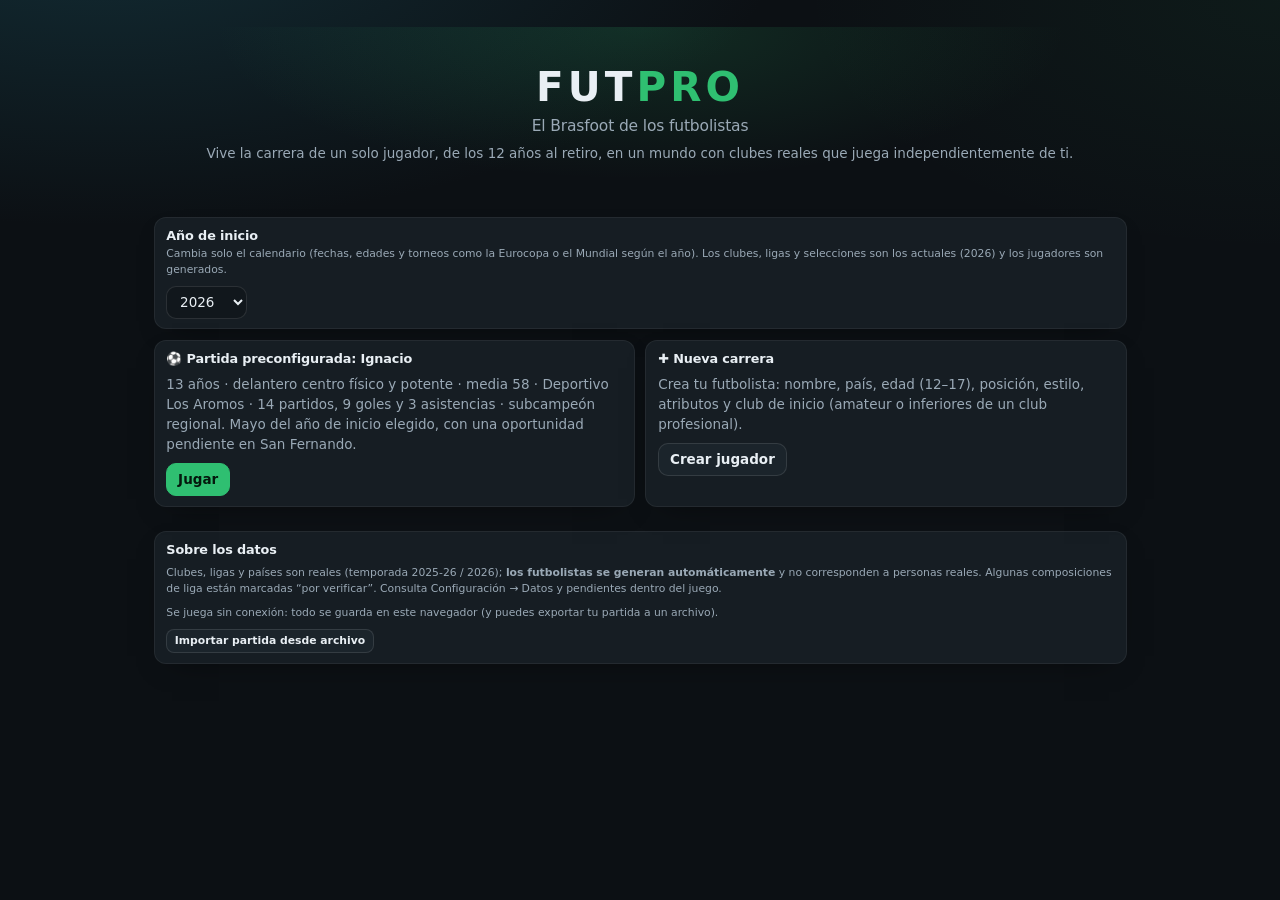
<file: futpro/index.html>
<!doctype html>
<html lang="es">
<head>
<meta charset="utf-8">
<meta name="viewport" content="width=device-width, initial-scale=1">
<title>FUTPRO — La carrera del futbolista</title>
<meta name="description" content="Simulador de carrera de futbolista con clubes y ligas reales. Se juega abriendo este archivo en el navegador, sin instalar nada.">
<link rel="stylesheet" href="css/style.css">
<meta name="theme-color" content="#0e1317">
<script>try{var k=localStorage.getItem("futpro.skin");if(k==="auto")k=matchMedia("(prefers-color-scheme: light)").matches?"claro":"oscuro";document.documentElement.setAttribute("data-skin",k==="claro"?"claro":"oscuro")}catch(e){}</script>
</head>
<body>
<div id="app" class="app">
  <div id="boot" class="boot"><div class="boot-in"><div class="logo-big">FUT<b>PRO</b></div><p>Cargando…</p></div></div>
</div>
<div id="modal-root"></div>
<div id="toast-root"></div>
<noscript><p style="padding:2rem;color:#fff">FUTPRO necesita JavaScript habilitado.</p></noscript>

<!-- El orden de carga es significativo -->
<script src="js/util.js"></script>
<script src="data/world.js"></script>
<script src="js/core.js"></script>
<script src="js/comp.js"></script>
<script src="js/match.js"></script>
<script src="js/derbis.js"></script>
<script src="js/sim.js"></script>
<script src="js/hero.js"></script>
<script src="js/market.js"></script>
<script src="js/events.js"></script>
<script src="js/supercopas.js"></script>
<script src="js/tournaments.js"></script>
<script src="js/social.js"></script>
<script src="js/youth.js"></script>
<script src="js/scouting.js"></script>
<script src="js/origenes.js"></script>
<script src="js/tryouts.js"></script>
<script src="js/decisions.js"></script>
<script src="js/medical.js"></script>
<script src="js/staff.js"></script>
<script src="js/tactics.js"></script>
<script src="js/life.js"></script>
<script src="js/postcareer.js"></script>
<script src="js/coaching.js"></script>
<script src="js/agency.js"></script>
<script src="js/mentor.js"></script>
<script src="js/paths2.js"></script>
<script src="js/epilogue.js"></script>
<script src="js/season.js"></script>
<script src="js/clubs.js"></script>
<script src="js/redes.js"></script>
<script src="js/dinero.js"></script>
<script src="js/callups.js"></script>
<script src="js/desarrollo.js"></script>
<script src="js/bio.js"></script>
<script src="js/contracts.js"></script>
<script src="js/contratos2.js"></script>
<script src="js/retiro.js"></script>
<script src="js/idolo.js"></script>
<script src="js/ficha.js"></script>
<script src="js/nteams.js"></script>
<script src="js/seleccion.js"></script>
<script src="js/proyectos.js"></script>
<script src="js/stats.js"></script>
<script src="js/narrativa.js"></script>
<script src="js/narrativa-texto.js"></script>
<script src="js/valor.js"></script>
<script src="js/prensa.js"></script>
<script src="js/sueldos.js"></script>
<script src="js/sueldos-datos.js"></script>
<script src="js/agentes.js"></script>
<script src="js/clubwiki.js"></script>
<script src="js/game.js"></script>
<script src="js/storage.js"></script>
<script src="js/ui-core.js"></script>
<script src="js/ui-screens.js"></script>
<script src="js/ui-screens2.js"></script>
<script src="js/ui-social.js"></script>
<script src="js/ui-icons.js"></script>
<script src="js/crests.js"></script>
<script src="js/crests-local.js"></script>
<script src="js/ui-v2.js"></script>
<script src="js/ui-v3.js"></script>
<script src="js/ui-v3b.js"></script>
<script src="js/ui-v4.js"></script>
<script src="js/ui-v5.js"></script>
<script src="js/ui-v6.js"></script>
<script src="js/ui-v7.js"></script>
<script src="js/ui-v8.js"></script>
<script src="js/ui-v9.js"></script>
<script src="js/ui-v10.js"></script>
<script src="js/ui-v11.js"></script>
<script src="js/ui-v12.js"></script>
<script src="js/ui-v13.js"></script>
<script src="js/ui-v14.js"></script>
<script src="js/ui-v15.js"></script>
<script src="js/ui-v16.js"></script>
<script src="js/ui-v17.js"></script>
<script src="js/ui-v18.js"></script>
<script src="js/ui-valor.js"></script>
<script src="js/ui-prensa.js"></script>
<script src="js/ui-partido-tabla.js"></script>
<script src="js/ui-clubwiki.js"></script>
<script src="js/ui-v19.js"></script>
<script src="js/ui-v21.js"></script>
<script src="js/ui-v22.js"></script>
<script src="js/ui-v23.js"></script>
<script src="js/ui-v24.js"></script>
<script src="js/ui-v25.js"></script>
<script src="js/ui-v26.js"></script>
<script src="js/ui-v27.js"></script>
<script src="js/ui-idolo.js"></script>
<script src="js/ui-agentes.js"></script>
<script src="js/ui-v28.js"></script>
<script src="js/ui-start.js"></script>
<script src="js/main.js"></script>
</body>
</html>
</file>
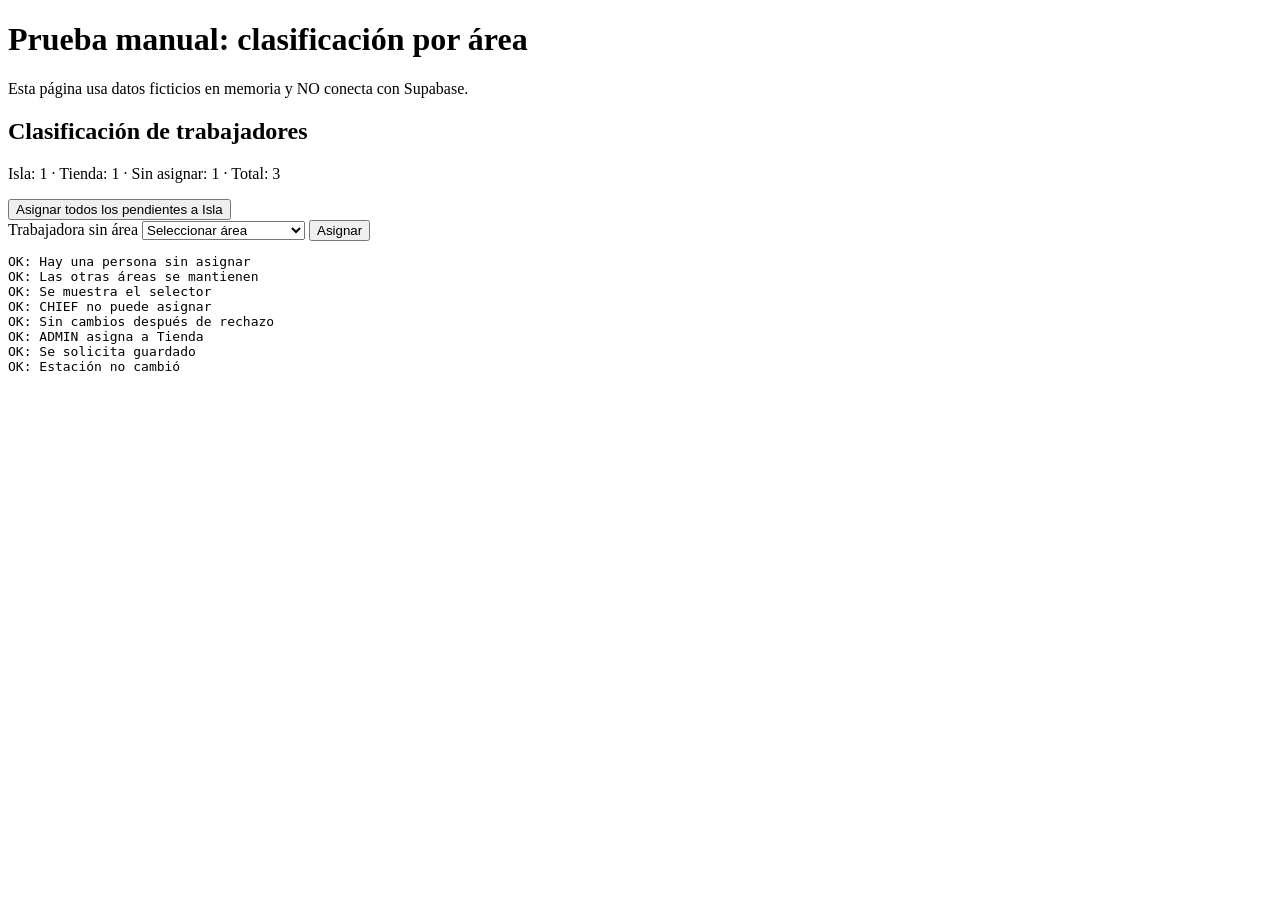
<file: tests/area-classification-smoke.html>
<!doctype html>
<html lang="es">
<head><meta charset="utf-8"><title>Prueba de clasificación por área</title></head>
<body>
<h1>Prueba manual: clasificación por área</h1>
<p>Esta página usa datos ficticios en memoria y NO conecta con Supabase.</p>
<div id="panel"></div>
<pre id="result"></pre>
<script>
'use strict';
const employees = [
  {id:'e1', name:'Trabajadora sin área'},
  {id:'e2', name:'Trabajador Estación', area:'ESTACION'},
  {id:'e3', name:'Trabajadora Tienda', area:'TIENDA'}
];
let saved = 0;
window.AuthContext = { get: () => ({companyId:'test-company', role:'ADMIN'}) };
window.ShiftControlState = {
  get: () => ({employees}),
  save: () => { saved += 1; }
};
</script>
<script src="../src/modules/employees/employees.js"></script>
<script src="../src/modules/employees/area-classification.js"></script>
<script>
'use strict';
const results = [];
function check(label, condition) {
  results.push((condition ? 'OK' : 'ERROR') + ': ' + label);
}
const before = EmployeeModule.getAreaSummary();
check('Hay una persona sin asignar', before.UNASSIGNED === 1);
check('Las otras áreas se mantienen', before.ESTACION === 1 && before.TIENDA === 1);
EmployeeAreaClassification.render(document.getElementById('panel'));
check('Se muestra el selector', !!document.querySelector('#panel select'));
const prior = employees.map(item => ({...item}));
window.AuthContext.get = () => ({companyId:'test-company', role:'CHIEF', area:'ESTACION'});
try {
  EmployeeModule.assignArea('e1', 'TIENDA');
  check('CHIEF no puede asignar', false);
} catch (error) {
  check('CHIEF no puede asignar', true);
}
check('Sin cambios después de rechazo', JSON.stringify(employees) === JSON.stringify(prior));
window.AuthContext.get = () => ({companyId:'test-company', role:'ADMIN'});
EmployeeModule.assignArea('e1', 'TIENDA');
check('ADMIN asigna a Tienda', EmployeeModule.getAreaSummary().TIENDA === 2);
check('Se solicita guardado', saved === 1);
check('Estación no cambió', EmployeeModule.getAreaSummary().ESTACION === 1);
document.getElementById('result').textContent = results.join('\n');
</script>
</body>
</html>
</file>
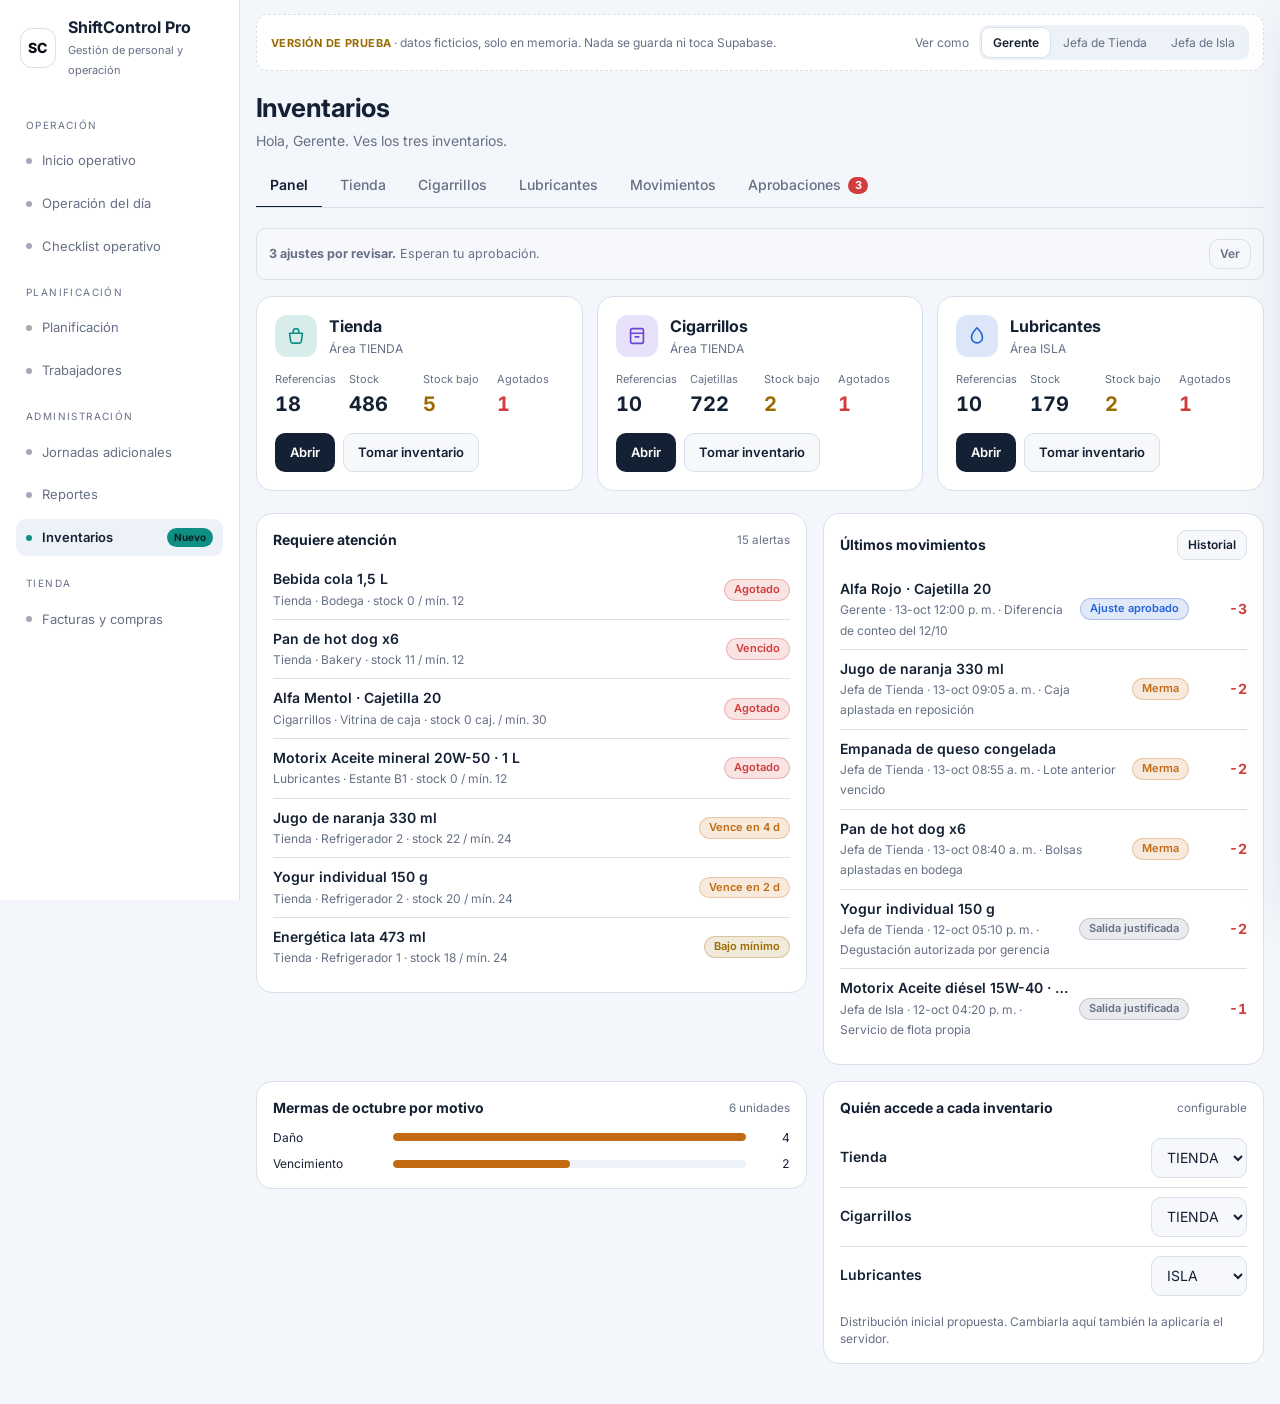
<file: docs/prototipos/inventarios-preview.html>
<!doctype html>
<html lang="es">
<head>
<meta charset="utf-8">
<meta name="viewport" content="width=device-width,initial-scale=1,viewport-fit=cover">
<title>Inventarios ShiftControl Pro</title>
<meta name="claude:viewport-fit-sides" content="cover">
<link rel="stylesheet" href="https://fonts.googleapis.com/css2?family=Inter:wght@400;500;600;700&display=swap">
<style>
/* Maqueta del módulo Inventarios. Usa la barra lateral actual de ShiftControl con un único ítem nuevo
   y, dentro del área principal, pestañas propias. Colores y tipografía son los de la app (Inter, azul/verde/ámbar/rojo). */
:root{
  --bg:#0a0d12;--panel:#10151c;--panel2:#151b24;--panel3:#1b2230;--line:#273140;--text:#f6f8fb;--muted:#98a2b3;
  --blue:#4f8cff;--green:#2ac977;--yellow:#f4bd50;--red:#ff6565;--orange:#ff9f43;--purple:#9b6cff;--cyan:#37d5c5;
  --btn-bg:#f6f8fb;--btn-fg:#0b0e13;--shadow:0 18px 60px rgba(0,0,0,.35);
  --font:Inter,ui-sans-serif,system-ui,-apple-system,"Segoe UI",sans-serif;
  color-scheme:dark;
}
@media (prefers-color-scheme:light){:root:not([data-theme="dark"]){
  --bg:#f3f6fb;--panel:#ffffff;--panel2:#f6f8fc;--panel3:#edf2f8;--line:#d8e0ea;--text:#142033;--muted:#667085;
  --blue:#2563d9;--green:#12935a;--yellow:#9a6a00;--red:#d13d3d;--orange:#c26a12;--purple:#6d44d6;--cyan:#0f8f84;
  --btn-bg:#142033;--btn-fg:#ffffff;--shadow:0 18px 60px rgba(20,32,51,.16);color-scheme:light}}
:root[data-theme="light"]{
  --bg:#f3f6fb;--panel:#ffffff;--panel2:#f6f8fc;--panel3:#edf2f8;--line:#d8e0ea;--text:#142033;--muted:#667085;
  --blue:#2563d9;--green:#12935a;--yellow:#9a6a00;--red:#d13d3d;--orange:#c26a12;--purple:#6d44d6;--cyan:#0f8f84;
  --btn-bg:#142033;--btn-fg:#ffffff;--shadow:0 18px 60px rgba(20,32,51,.16);color-scheme:light}
*{box-sizing:border-box}
body{margin:0;background:var(--bg);color:var(--text);font:14px/1.45 var(--font);-webkit-text-size-adjust:100%}
button,input,select,textarea{font:inherit;color:inherit}
button{cursor:pointer}
:focus-visible{outline:2px solid var(--blue);outline-offset:2px}
.num{font-variant-numeric:tabular-nums}

.app{display:grid;grid-template-columns:240px minmax(0,1fr);min-height:100vh}
.side{position:sticky;top:0;height:100vh;padding:16px;border-right:1px solid var(--line);background:var(--panel);display:flex;flex-direction:column;gap:6px;overflow:auto}
.brand{display:flex;align-items:center;gap:12px;padding:0 4px 18px}
.mark{width:40px;height:40px;border-radius:12px;background:#fff;color:#0b0e13;display:grid;place-items:center;font-weight:800;border:1px solid var(--line)}
.brand b{display:block;font-size:16px}.brand span{font-size:11px;color:var(--muted)}
.grp{font-size:10px;letter-spacing:.14em;text-transform:uppercase;color:var(--muted);padding:14px 10px 4px}
.nav{display:flex;align-items:center;gap:10px;padding:9px 10px;border-radius:10px;color:var(--muted);font-size:13px;border:0;background:none;text-align:left;width:100%}
.nav i{width:6px;height:6px;border-radius:50%;background:currentColor;opacity:.6}
.nav.on{background:var(--panel3);color:var(--text);font-weight:600}.nav.on i{background:var(--cyan);opacity:1}
.nav em{margin-left:auto;font-style:normal;font-size:10px;font-weight:700;padding:2px 7px;border-radius:99px;background:var(--cyan);color:#06201d}

.main{min-width:0;padding-block:14px 40px;padding-left:max(16px,env(safe-area-inset-left,0px));padding-right:max(16px,env(safe-area-inset-right,0px))}
.wrap{max-width:1180px;margin:0 auto}
.pv{display:flex;flex-wrap:wrap;align-items:center;gap:10px 16px;justify-content:space-between;padding:10px 14px;border:1px dashed var(--line);border-radius:12px;background:var(--panel);margin-bottom:18px;font-size:12px;color:var(--muted)}
.pv strong{color:var(--yellow);font-weight:700;letter-spacing:.04em;text-transform:uppercase;font-size:11px}
.seg{display:inline-flex;background:var(--panel3);border-radius:10px;padding:3px;gap:2px}
.seg button{border:0;background:none;padding:6px 11px;border-radius:8px;font-size:12px;color:var(--muted)}
.seg button.on{background:var(--panel);color:var(--text);font-weight:600;box-shadow:0 0 0 1px var(--line)}

h1{font-size:26px;margin:0;letter-spacing:-.02em}
.sub{color:var(--muted);margin:4px 0 0}
.head{display:flex;flex-wrap:wrap;gap:12px;justify-content:space-between;align-items:flex-end;margin-bottom:14px}
.tabs{display:flex;gap:4px;overflow-x:auto;border-bottom:1px solid var(--line);margin-bottom:20px;scrollbar-width:none}
.tabs button{border:0;background:none;padding:10px 14px;color:var(--muted);font-weight:500;white-space:nowrap;border-bottom:2px solid transparent;margin-bottom:-1px;display:flex;gap:7px;align-items:center}
.tabs button.on{color:var(--text);border-color:var(--text);font-weight:600}
.badge{font-size:11px;font-weight:700;min-width:20px;text-align:center;padding:1px 6px;border-radius:99px;background:var(--red);color:#fff}

.btn{border:1px solid var(--line);background:var(--panel2);padding:9px 14px;border-radius:10px;font-weight:600;font-size:13px;display:inline-flex;align-items:center;gap:7px;min-height:38px}
.btn:hover{background:var(--panel3)}
.btn.pri{background:var(--btn-bg);color:var(--btn-fg);border-color:transparent}
.btn.bad{color:var(--red)}.btn.ok{color:var(--green)}
.btn[disabled]{opacity:.45;cursor:not-allowed}
.btn.sm{padding:5px 10px;min-height:30px;font-size:12px}
.acts{display:flex;flex-wrap:wrap;gap:8px}

.pill{--c:var(--muted);display:inline-flex;align-items:center;gap:5px;padding:2px 9px;border-radius:99px;font-size:11px;font-weight:600;white-space:nowrap;color:var(--c);background:color-mix(in srgb,var(--c) 14%,transparent);border:1px solid color-mix(in srgb,var(--c) 28%,transparent)}
.pill.ok{--c:var(--green)}.pill.warn{--c:var(--yellow)}.pill.bad{--c:var(--red)}.pill.or{--c:var(--orange)}.pill.info{--c:var(--blue)}.pill.pu{--c:var(--purple)}

.cards{display:grid;grid-template-columns:repeat(auto-fit,minmax(290px,1fr));gap:14px;margin-bottom:22px}
.inv{--ac:var(--cyan);background:var(--panel);border:1px solid var(--line);border-radius:16px;padding:18px;display:flex;flex-direction:column;gap:14px;min-width:0}
.inv.cig{--ac:var(--purple)}.inv.lub{--ac:var(--blue)}
.inv.lock{opacity:.55}
.ih{display:flex;gap:12px;align-items:center}
.ico{width:42px;height:42px;border-radius:12px;display:grid;place-items:center;color:var(--ac);background:color-mix(in srgb,var(--ac) 16%,transparent)}
.ico svg{width:22px;height:22px}
.ih b{font-size:16px;display:block}.ih span{font-size:12px;color:var(--muted)}
.kp{display:grid;grid-template-columns:repeat(4,1fr);gap:8px;margin:0}
.kp div{min-width:0}.kp dt{font-size:11px;color:var(--muted)}.kp dd{margin:2px 0 0;font-size:20px;font-weight:700}
.kp dd.w{color:var(--yellow)}.kp dd.b{color:var(--red)}

.two{align-items:start;display:grid;grid-template-columns:minmax(0,1.25fr) minmax(0,1fr);gap:16px}
.box{background:var(--panel);border:1px solid var(--line);border-radius:16px;padding:16px;min-width:0}
.box h2{font-size:14px;margin:0 0 10px;display:flex;justify-content:space-between;align-items:center;gap:8px}
.box h2 small{font-weight:400;color:var(--muted)}
.row{display:flex;gap:10px;align-items:center;padding:9px 0;border-top:1px solid var(--line);min-width:0}
.row:first-of-type{border-top:0}
.row .t{flex:1;min-width:0}.row .t b{display:block;font-weight:600;overflow:hidden;text-overflow:ellipsis;white-space:nowrap}
.row .t span{font-size:12px;color:var(--muted)}
.bars{display:grid;gap:9px}.bar{display:grid;grid-template-columns:110px 1fr 34px;gap:10px;align-items:center;font-size:12px}
.bar i{display:block;height:8px;border-radius:9px;background:var(--panel3);overflow:hidden}.bar i b{display:block;height:100%;background:var(--orange);border-radius:9px}

.bar-tools{display:flex;flex-wrap:wrap;gap:10px;align-items:center;margin-bottom:12px}
.search{flex:1 1 160px;display:flex;align-items:center;gap:8px;background:var(--panel);border:1px solid var(--line);border-radius:10px;padding:0 12px;min-height:40px}
.search input{flex:1;border:0;background:none;outline:0;min-width:0;padding:8px 0}
select.sel,.fld input,.fld select,.fld textarea{background:var(--panel2);border:1px solid var(--line);border-radius:10px;padding:9px 11px;min-height:40px;width:100%}
select.sel{width:auto}
.chips{display:flex;gap:6px;overflow-x:auto;padding-bottom:4px;margin-bottom:12px;scrollbar-width:none}
.chip{border:1px solid var(--line);background:var(--panel);border-radius:99px;padding:6px 12px;font-size:12px;white-space:nowrap;color:var(--muted)}
.chip.on{background:var(--btn-bg);color:var(--btn-fg);border-color:transparent;font-weight:600}
.chip b{font-weight:600;margin-left:4px;opacity:.7}

.tw{background:var(--panel);border:1px solid var(--line);border-radius:16px;overflow:auto}
table{border-collapse:collapse;width:100%;min-width:0}
th{font-size:11px;letter-spacing:.06em;text-transform:uppercase;color:var(--muted);text-align:left;font-weight:600;padding:11px 14px;border-bottom:1px solid var(--line);white-space:nowrap}
td{padding:11px 14px;border-bottom:1px solid var(--line);vertical-align:middle}
tbody tr:last-child td{border-bottom:0}
tbody tr.go{cursor:pointer}tbody tr.go:hover{background:var(--panel2)}
td:first-child{white-space:nowrap}td .nm{font-weight:600}td .mt{font-size:12px;color:var(--muted)}
.r{text-align:right}.stk{font-weight:700;font-size:15px}
.neg{color:var(--red)}.pos{color:var(--green)}.dim{color:var(--muted)}
.void{text-decoration:line-through;opacity:.55}

.ov{position:fixed;inset:0;background:rgba(5,8,12,.6);z-index:20;display:none}.ov.show{display:block}
.drw{position:fixed;top:0;right:0;bottom:0;width:min(480px,100%);background:var(--panel);border-left:1px solid var(--line);box-shadow:var(--shadow);z-index:21;overflow:auto;transform:translateX(105%);transition:transform .2s;padding:20px;padding-right:max(20px,env(safe-area-inset-right,0px))}
.drw.show{transform:none}
.mdl{position:fixed;z-index:22;left:50%;top:50%;transform:translate(-50%,-50%);width:min(560px,calc(100% - 24px));max-height:calc(100% - 24px);overflow:auto;background:var(--panel);border:1px solid var(--line);border-radius:18px;box-shadow:var(--shadow);padding:20px;display:none}
.mdl.show{display:block}
.xh{display:flex;justify-content:space-between;gap:10px;align-items:flex-start;margin-bottom:14px}
.xh h3{margin:0;font-size:18px}.x{border:0;background:var(--panel3);width:34px;height:34px;border-radius:10px;font-size:18px;line-height:1}
.dl{display:grid;grid-template-columns:1fr 1fr;gap:12px 16px;margin:14px 0}
.dl dt{font-size:11px;color:var(--muted);text-transform:uppercase;letter-spacing:.05em}.dl dd{margin:2px 0 0;font-weight:500}
.big{font-size:30px;font-weight:700;letter-spacing:-.02em}
.fld{display:grid;gap:5px;margin-bottom:12px}.fld>label{font-size:12px;color:var(--muted);font-weight:600}
.fld .hint{font-size:12px;color:var(--muted)}.fld .err{font-size:12px;color:var(--red)}
.g2{display:grid;grid-template-columns:1fr 1fr;gap:12px}
.conv{padding:10px 12px;border-radius:10px;background:color-mix(in srgb,var(--purple) 14%,transparent);border:1px solid color-mix(in srgb,var(--purple) 30%,transparent);font-weight:600;color:var(--text)}
.note{padding:10px 12px;border-radius:10px;background:var(--panel2);border:1px solid var(--line);color:var(--muted);font-size:12.5px}
.line{display:grid;grid-template-columns:1fr 92px 110px;gap:8px;margin-bottom:8px}

.cnt{display:flex;align-items:center;gap:6px}
.cnt button{width:40px;height:40px;border-radius:10px;border:1px solid var(--line);background:var(--panel2);font-size:20px;font-weight:600}
.cnt input{width:64px;text-align:center;font-size:18px;font-weight:700;border:1px solid var(--line);background:var(--panel2);border-radius:10px;height:40px}
.prog{height:8px;border-radius:9px;background:var(--panel3);overflow:hidden}.prog b{display:block;height:100%;background:var(--green)}
.sticky{position:sticky;bottom:0;background:var(--bg);padding:12px 0 calc(12px + env(safe-area-inset-bottom,0px));border-top:1px solid var(--line);display:flex;flex-wrap:wrap;gap:8px;justify-content:space-between;align-items:center;margin-top:14px}
.toast{position:fixed;left:50%;bottom:calc(20px + env(safe-area-inset-bottom,0px));transform:translate(-50%,30px);opacity:0;transition:.2s;background:var(--btn-bg);color:var(--btn-fg);padding:11px 16px;border-radius:12px;font-weight:600;z-index:30;max-width:calc(100% - 32px);pointer-events:none}
.toast.show{transform:translate(-50%,0);opacity:1}
.empty{padding:28px;text-align:center;color:var(--muted)}

@media (max-width:1000px){.app{grid-template-columns:1fr}.side{display:none}.two{grid-template-columns:1fr}}
@media (max-width:760px){
  h1{font-size:22px}
  .kp dd{font-size:18px}
  .tw{background:none;border:0;overflow:visible}
  table,tbody{display:block}thead{display:none}
  tbody tr{display:grid;grid-template-columns:1fr 1fr;gap:6px 12px;background:var(--panel);border:1px solid var(--line);border-radius:14px;padding:12px 14px;margin-bottom:10px}
  td{border:0;padding:0;display:block}
  td.ttl{grid-column:1/-1}
  td[data-l]::before{content:attr(data-l);display:block;font-size:10px;letter-spacing:.06em;text-transform:uppercase;color:var(--muted)}
  td.hid{display:none}
  td.ttl::before{display:none}
  .r{text-align:left}
  .line{grid-template-columns:1fr 1fr}.line select:first-child{grid-column:1/-1}
  .dl,.g2{grid-template-columns:1fr 1fr}
  .mdl{top:auto;bottom:0;left:0;transform:none;width:100%;max-height:92%;border-radius:18px 18px 0 0}
  .drw{width:100%}
  .bar{grid-template-columns:90px 1fr 30px}
  .pv{padding:8px 12px;font-size:11px;margin-bottom:12px}
  .head{margin-bottom:10px}.sub{font-size:13px}
  .cnt button{width:38px}.cnt{gap:5px}
  .row-c{flex-wrap:nowrap!important}.row-c .nmc{flex:1 1 0!important;min-width:0}
}
@media (prefers-reduced-motion:reduce){*{transition:none!important}}
</style>

<div class="app">
  <aside class="side">
    <div class="brand"><div class="mark">SC</div><div><b>ShiftControl Pro</b><span>Gestión de personal y operación</span></div></div>
    <div class="grp">Operación</div>
    <button class="nav"><i></i>Inicio operativo</button>
    <button class="nav"><i></i>Operación del día</button>
    <button class="nav"><i></i>Checklist operativo</button>
    <div class="grp">Planificación</div>
    <button class="nav"><i></i>Planificación</button>
    <button class="nav"><i></i>Trabajadores</button>
    <div class="grp">Administración</div>
    <button class="nav"><i></i>Jornadas adicionales</button>
    <button class="nav"><i></i>Reportes</button>
    <button class="nav on"><i></i>Inventarios<em>Nuevo</em></button>
    <div class="grp">Tienda</div>
    <button class="nav"><i></i>Facturas y compras</button>
  </aside>

  <main class="main"><div class="wrap">
    <div class="pv">
      <span><strong>Versión de prueba</strong> · datos ficticios, solo en memoria. Nada se guarda ni toca Supabase.</span>
      <span style="display:flex;gap:10px;align-items:center;flex-wrap:wrap">Ver como
        <span class="seg" id="roleSeg">
          <button data-role="gerente" class="on">Gerente</button>
          <button data-role="tienda">Jefa de Tienda</button>
          <button data-role="isla">Jefa de Isla</button>
        </span></span>
    </div>
    <div id="view"></div>
  </div></main>
</div>

<div class="ov" id="ov"></div>
<aside class="drw" id="drw" aria-label="Ficha de producto"></aside>
<div class="mdl" id="mdl" role="dialog" aria-modal="true"></div>
<div class="toast" id="toast" role="status"></div>

<script>
(function(){
'use strict';
const TODAY=new Date('2026-10-14T09:30:00');
const INV={
  tienda:{name:'Tienda',cls:'',unit:'unidades',ico:'<svg viewBox="0 0 24 24" fill="none" stroke="currentColor" stroke-width="1.8" stroke-linecap="round" stroke-linejoin="round"><path d="M5 9h14l-1.2 9a2 2 0 0 1-2 1.7H8.2a2 2 0 0 1-2-1.7L5 9Z"/><path d="M9 9V7a3 3 0 0 1 6 0v2"/></svg>'},
  cig:{name:'Cigarrillos',cls:'cig',unit:'cajetillas',ico:'<svg viewBox="0 0 24 24" fill="none" stroke="currentColor" stroke-width="1.8" stroke-linecap="round" stroke-linejoin="round"><rect x="5" y="4" width="14" height="16" rx="2"/><path d="M5 9h14"/><path d="M10 13h4"/></svg>'},
  lub:{name:'Lubricantes',cls:'lub',unit:'envases',ico:'<svg viewBox="0 0 24 24" fill="none" stroke="currentColor" stroke-width="1.8" stroke-linecap="round" stroke-linejoin="round"><path d="M12 3s6 6.2 6 10.5a6 6 0 0 1-12 0C6 9.2 12 3 12 3Z"/></svg>'}
};
const ROLES={gerente:{label:'Gerente',area:null},tienda:{label:'Jefa de Tienda',area:'TIENDA'},isla:{label:'Jefa de Isla',area:'ISLA'}};
const S={role:'gerente',view:'home',inv:'tienda',q:'',cat:'Todas',st:'todos',access:{tienda:'TIENDA',cig:'TIENDA',lub:'ISLA'},counts:{tienda:{},cig:{},lub:{}},review:false,recLines:[{sku:'',qty:'',unit:'base'}],recs:{}};

/* ---------- Datos ficticios ---------- */
const P=[];let n=0;
function add(inv,code,name,o){P.push(Object.assign({inv,code,name,bar:'78'+String(1000000000+(++n)*37),active:true,created:'2026-07-12',loc:'',cat:'',brand:'',pres:'',min:0},o))}
[['T-0101','Energética lata 473 ml','Bebidas y energéticas','Voltix','Lata 473 ml','Refrigerador 1',24,18,1],['T-0102','Energética sin azúcar 473 ml','Bebidas y energéticas','Voltix','Lata 473 ml','Refrigerador 1',24,36,1],
 ['T-0103','Bebida cola 500 ml','Bebidas y energéticas','Cola Sur','Botella 500 ml','Sala de ventas',36,60,0],['T-0104','Bebida cola 1,5 L','Bebidas y energéticas','Cola Sur','Botella 1,5 L','Bodega',12,0,0],
 ['T-0201','Agua mineral 500 ml','Aguas y jugos','Fuente','Botella 500 ml','Sala de ventas',48,96,0],['T-0202','Agua mineral 1,5 L','Aguas y jugos','Fuente','Botella 1,5 L','Bodega',24,40,0],
 ['T-0203','Jugo de naranja 330 ml','Aguas y jugos','Huerta','Caja 330 ml','Refrigerador 2',24,22,1],
 ['T-0301','Chocolate con leche 90 g','Chocolates, galletas y confites','Cacao Real','Barra 90 g','Sala de ventas',20,34,0],['T-0302','Galletas de vainilla 140 g','Chocolates, galletas y confites','Dulce Hogar','Paquete 140 g','Sala de ventas',15,18,0],
 ['T-0303','Confites de menta 40 g','Chocolates, galletas y confites','Brisa','Tubo 40 g','Sala de ventas',20,8,0],
 ['T-0401','Papas fritas 120 g','Snacks','Crujiente','Bolsa 120 g','Sala de ventas',20,27,0],['T-0402','Maní salado 80 g','Snacks','Crujiente','Bolsa 80 g','Sala de ventas',12,12,0],
 ['T-0501','Empanada de queso congelada','Bakery y Fast Food','Horno 24','Unidad','Congelador 1',20,30,1],['T-0502','Pan de hot dog x6','Bakery y Fast Food','Horno 24','Bolsa x6','Bakery',12,11,1],
 ['T-0601','Yogur individual 150 g','Refrigerados y congelados','Lácteos Sur','Vaso 150 g','Refrigerador 2',24,20,1],['T-0602','Helado en vaso 120 ml','Refrigerados y congelados','Polar','Vaso 120 ml','Congelador 2',10,15,1],
 ['T-0701','Pilas AA x2','Otros productos comerciales','Voltio','Blíster x2','Sala de ventas',10,14,0],['T-0702','Encendedor de bolsillo','Otros productos comerciales','Chispa','Unidad','Sala de ventas',15,25,0]
].forEach(r=>add('tienda',r[0],r[1],{cat:r[2],brand:r[3],pres:r[4],loc:r[5],min:r[6],s0:r[7],vence:!!r[8],unitc:'unidad'}));
[['C-001','Alfa','Rojo','Cajetilla 20',10,60,120],['C-002','Alfa','Suave','Cajetilla 20',10,60,44],['C-003','Alfa','Mentol','Cajetilla 20',10,30,0],['C-004','Delta','Clásico','Cajetilla 20',10,80,210],
 ['C-005','Delta','Box','Cajetilla 20',10,60,76],['C-006','Delta','Slim','Cajetilla 20',10,30,33],['C-007','Norte','Original','Cajetilla 10',20,40,58],['C-008','Norte','Original','Cajetilla 20',10,50,90],
 ['C-009','Cumbre','Azul','Cajetilla 20',10,30,27],['C-010','Cumbre','Negro','Cajetilla 20',10,40,64]
].forEach(r=>add('cig',r[0],r[1]+' '+r[2]+' · '+r[3],{cat:'Cigarrillos',brand:r[1],variety:r[2],pres:r[3],factor:r[4],min:r[5],s0:r[6],loc:'Vitrina de caja',unitc:'cajetilla'}));
[['L-001','Lubrex','Aceite sintético','5W-30','API SP · ACEA C3','1 L','Estante A1',24,48],['L-002','Lubrex','Aceite sintético','5W-30','API SP · ACEA C3','4 L','Estante A2',12,10],
 ['L-003','Lubrex','Aceite semisintético','10W-40','API SN','1 L','Estante A1',24,36],['L-004','Lubrex','Aceite semisintético','10W-40','API SN','4 L','Estante A2',8,14],
 ['L-005','Motorix','Aceite mineral','20W-50','API SL','1 L','Estante B1',12,0],['L-006','Motorix','Aceite mineral','20W-50','API SL','5 L','Estante B2',4,6],
 ['L-007','Motorix','Aceite diésel','15W-40','API CK-4','5 L','Estante B2',6,12],['L-008','Coolmax','Refrigerante 50/50 listo','—','ASTM D3306','1 L','Estante C1',20,30],
 ['L-009','Coolmax','Refrigerante concentrado','—','ASTM D3306','4 L','Estante C2',6,5],['L-010','Motorix','Líquido de frenos DOT 4','—','FMVSS 116 DOT 4','500 ml','Estante C1',12,18]
].forEach(r=>add('lub',r[0],r[1]+' '+r[2]+(r[3]!=='—'?' '+r[3]:'')+' · '+r[5],{cat:'Lubricantes',brand:r[1],visc:r[3],spec:r[4],pres:r[5],loc:r[6],min:r[7],s0:r[8],unitc:'envase'}));
const byId=id=>P.find(p=>p.code===id);

const M=[];let mid=100;
function mv(o){M.push(Object.assign({id:'M-'+(++mid),ts:'2026-10-01T08:00',qty:0,who:'Sistema',type:'Saldo inicial',note:'',ref:'',reason:''},o))}
const extras=[ // movimientos recientes (incluidos en el stock actual)
 {sku:'T-0101',ts:'2026-10-12T10:20',type:'Recepción',qty:24,who:'Jefa de Tienda',ref:'F-1182',note:'Recepción de distribuidor'},
 {sku:'T-0203',ts:'2026-10-13T09:05',type:'Merma',qty:-2,who:'Jefa de Tienda',reason:'Daño',note:'Caja aplastada en reposición'},
 {sku:'T-0502',ts:'2026-10-13T08:40',type:'Merma',qty:-2,who:'Jefa de Tienda',reason:'Daño',note:'Bolsas aplastadas en bodega'},
 {sku:'T-0501',ts:'2026-10-13T08:55',type:'Merma',qty:-2,who:'Jefa de Tienda',reason:'Vencimiento',note:'Lote anterior vencido'},
 {sku:'T-0601',ts:'2026-10-12T17:10',type:'Salida justificada',qty:-2,who:'Jefa de Tienda',reason:'Degustación',note:'Degustación autorizada por gerencia'},
 {sku:'C-004',ts:'2026-10-11T11:30',type:'Recepción',qty:100,who:'Jefa de Tienda',ref:'F-1177',note:'10 cartones × 10 cajetillas'},
 {sku:'C-001',ts:'2026-10-13T12:00',type:'Ajuste aprobado',qty:-3,who:'Gerente',note:'Diferencia de conteo del 12/10'},
 {sku:'L-001',ts:'2026-10-10T15:45',type:'Recepción',qty:24,who:'Jefa de Isla',ref:'F-1169',note:'Reposición mensual'},
 {sku:'L-007',ts:'2026-10-12T16:20',type:'Salida justificada',qty:-1,who:'Jefa de Isla',reason:'Uso interno',note:'Servicio de flota propia'}
];
P.forEach(p=>{const ex=extras.filter(e=>e.sku===p.code).reduce((a,e)=>a+e.qty,0);mv({sku:p.code,inv:p.inv,qty:p.s0-ex})});
extras.forEach(e=>mv(Object.assign({inv:byId(e.sku).inv},e)));
M.sort((a,b)=>a.ts<b.ts?-1:1);
const LOTS=[['T-0101','L-V77','2027-02-14',18],['T-0203','L-J41','2026-10-18',8],['T-0203','L-J44','2026-11-20',14],['T-0501','L-E01','2026-12-01',30],['T-0502','L-P10','2026-10-13',2],['T-0502','L-P11','2026-10-15',4],['T-0502','L-P12','2026-10-20',5],
 ['T-0601','L-Y08','2026-10-16',6],['T-0601','L-Y09','2026-11-05',14],['T-0602','L-H03','2027-03-10',15],['T-0102','L-V80','2027-03-02',36]].map(l=>({sku:l[0],lote:l[1],venc:l[2],qty:l[3]}));
const ADJ=[
 {id:'A-0007',inv:'tienda',sku:'T-0601',sys:20,cnt:17,who:'Jefa de Tienda',ts:'2026-10-13T18:20',note:'Vasos dañados en refrigerador 2',st:'pendiente'},
 {id:'A-0008',inv:'cig',sku:'C-002',sys:44,cnt:40,who:'Jefa de Tienda',ts:'2026-10-13T18:42',note:'Faltan 4 cajetillas; revisar turno de noche',st:'pendiente'},
 {id:'A-0009',inv:'lub',sku:'L-002',sys:10,cnt:9,who:'Jefa de Isla',ts:'2026-10-13T19:05',note:'Un envase con filtración',st:'pendiente'}];
const SUPPLIERS=['Distribuidora Norte','Comercial Sur','Lubricantes del Pacífico','Tabacalera Central'];

/* ---------- Cálculos ---------- */
const stock=sku=>M.filter(m=>m.sku===sku).reduce((a,m)=>a+m.qty,0);
const lots=sku=>LOTS.filter(l=>l.sku===sku&&l.qty>0).sort((a,b)=>a.venc<b.venc?-1:1);
const days=d=>Math.round((new Date(d+'T00:00:00')-new Date('2026-10-14T00:00:00'))/86400000);
const fmt=v=>Number(v).toLocaleString('es-CL');
const fd=d=>new Date(d+'T00:00').toLocaleDateString('es-CL',{day:'2-digit',month:'short'});
const fdate=ts=>{const d=new Date(ts);return d.toLocaleDateString('es-CL',{day:'2-digit',month:'short'})+' '+d.toLocaleTimeString('es-CL',{hour:'2-digit',minute:'2-digit'})};
const esc=s=>String(s??'').replace(/[&<>"]/g,c=>({'&':'&amp;','<':'&lt;','>':'&gt;','"':'&quot;'}[c]));
function alerts(p){
  const s=stock(p.code),a=[];
  if(s<=0)a.push(['bad','Agotado']);else if(s<p.min)a.push(['warn','Bajo mínimo']);
  if(p.vence){const l=lots(p.code)[0];if(l){const d=days(l.venc);if(d<0)a.push(['bad','Vencido']);else if(d<=7)a.push(['or','Vence en '+d+' d']);}}
  return a;
}
const pill=a=>a.length?a.map(x=>`<span class="pill ${x[0]}">${x[1]}</span>`).join(' '):'<span class="pill ok">Normal</span>';
const area=()=>ROLES[S.role].area;
const can=inv=>S.role==='gerente'||S.access[inv]===area();
const visible=()=>Object.keys(INV).filter(can);
const pending=()=>ADJ.filter(a=>a.st==='pendiente'&&can(a.inv));
const prods=inv=>P.filter(p=>p.inv===inv);
function summary(inv){
  const l=prods(inv).filter(p=>p.active);
  return {refs:l.length,stock:l.reduce((a,p)=>a+Math.max(0,stock(p.code)),0),low:l.filter(p=>stock(p.code)>0&&stock(p.code)<p.min).length,out:l.filter(p=>stock(p.code)<=0).length,
    diff:ADJ.filter(a=>a.inv===inv&&a.st==='pendiente').length,exp:l.filter(p=>p.vence&&lots(p.code).some(x=>days(x.venc)<=7)).length};
}
const qtyLabel=(p,q)=>p.inv==='cig'?`${fmt(q)} caj.`:fmt(q);

/* ---------- Vistas ---------- */
const $=id=>document.getElementById(id);
function tabs(){
  const t=[['home','Panel']];visible().forEach(i=>t.push([i,INV[i].name]));
  t.push(['mov','Movimientos']);t.push(['apr','Aprobaciones']);
  const pc=pending().length;
  return `<div class="tabs" role="tablist">${t.map(([k,l])=>`<button role="tab" class="${S.view===k?'on':''}" data-go="${k}">${l}${k==='apr'&&pc?`<span class="badge">${pc}</span>`:''}</button>`).join('')}</div>`;
}
function head(t,s,actions){return `<div class="head"><div><h1>${t}</h1><p class="sub">${s}</p></div><div class="acts">${actions||''}</div></div>`}
function home(){
  const vis=visible(),pc=pending().length;
  const cards=Object.keys(INV).map(i=>{
    const x=INV[i],ok=can(i),s=summary(i);
    return `<section class="inv ${x.cls} ${ok?'':'lock'}"><div class="ih"><div class="ico">${x.ico}</div><div><b>${x.name}</b><span>${ok?'Área '+S.access[i]:'Sin acceso para tu perfil'}</span></div></div>
      ${ok?`<dl class="kp"><div><dt>Referencias</dt><dd class="num">${s.refs}</dd></div><div><dt>${x.unit==='cajetillas'?'Cajetillas':'Stock'}</dt><dd class="num">${fmt(s.stock)}</dd></div><div><dt>Stock bajo</dt><dd class="num ${s.low?'w':''}">${s.low}</dd></div><div><dt>Agotados</dt><dd class="num ${s.out?'b':''}">${s.out}</dd></div></dl>
      <div class="acts"><button class="btn pri" data-go="${i}">Abrir</button><button class="btn" data-count="${i}">Tomar inventario</button></div>`:`<p class="sub">Tu perfil no tiene asignado este inventario. El acceso se configura por área.</p>`}</section>`}).join('');
  const att=[];vis.forEach(i=>prods(i).filter(p=>p.active).forEach(p=>alerts(p).forEach(a=>att.push({p,a}))));
  const rank={bad:0,or:1,warn:2};att.sort((x,y)=>rank[x.a[0]]-rank[y.a[0]]);
  const attHtml=att.slice(0,7).map(({p,a})=>`<div class="row"><div class="t"><b>${esc(p.name)}</b><span>${INV[p.inv].name} · ${esc(p.loc)} · stock ${qtyLabel(p,stock(p.code))} / mín. ${p.min}</span></div><span class="pill ${a[0]}">${a[1]}</span></div>`).join('')||'<div class="empty">Sin alertas.</div>';
  const recent=M.filter(m=>m.type!=='Saldo inicial'&&can(m.inv)).slice(-6).reverse().map(m=>movRow(m)).join('');
  const mer={};M.filter(m=>m.type==='Merma'&&can(m.inv)).forEach(m=>mer[m.reason||'Otra']=(mer[m.reason||'Otra']||0)-m.qty);
  const mx=Math.max(1,...Object.values(mer)),merTot=Object.values(mer).reduce((a,b)=>a+b,0);
  const merHtml=Object.keys(mer).length?`<div class="bars">${Object.entries(mer).map(([k,v])=>`<div class="bar"><span>${esc(k)}</span><i><b style="width:${v/mx*100}%"></b></i><span class="num r">${v}</span></div>`).join('')}</div>`:'<div class="empty">Sin mermas este mes.</div>';
  return head('Inventarios',`Hola, ${ROLES[S.role].label}. ${vis.length===3?'Ves los tres inventarios.':'Ves '+vis.map(i=>INV[i].name).join(' y ')+'.'}`)+tabs()
   +(pc?`<div class="note" style="margin-bottom:16px;display:flex;justify-content:space-between;gap:10px;align-items:center;flex-wrap:wrap"><span><b>${pc} ajuste${pc>1?'s':''} por revisar.</b> ${S.role==='gerente'?'Esperan tu aprobación.':'Los aprueba el gerente.'}</span><button class="btn sm" data-go="apr">Ver</button></div>`:'')
   +`<div class="cards">${cards}</div>
   <div class="two"><div class="box"><h2>Requiere atención <small>${att.length} alertas</small></h2>${attHtml}</div>
   <div class="box"><h2>Últimos movimientos <button class="btn sm" data-go="mov">Historial</button></h2>${recent}</div></div>
   <div class="two" style="margin-top:16px"><div class="box"><h2>Mermas de octubre por motivo <small>${merTot} unidades</small></h2>${merHtml}</div>
   ${S.role==='gerente'?`<div class="box"><h2>Quién accede a cada inventario <small>configurable</small></h2>${Object.keys(INV).map(i=>`<div class="row"><div class="t"><b>${INV[i].name}</b></div><select class="sel" data-acc="${i}"><option ${S.access[i]==='TIENDA'?'selected':''}>TIENDA</option><option ${S.access[i]==='ISLA'?'selected':''}>ISLA</option></select></div>`).join('')}<p class="sub" style="margin-top:8px;font-size:12px">Distribución inicial propuesta. Cambiarla aquí también la aplicaría el servidor.</p></div>`:`<div class="box"><h2>Tu acceso</h2><p class="sub">${vis.map(i=>INV[i].name).join(' · ')}</p><p class="sub" style="font-size:12px">Puedes registrar conteos y recepciones. Los ajustes los aprueba el gerente.</p></div>`}</div>`;
}
function movRow(m){
  const p=byId(m.sku),pos=m.qty>0,tone=m.type==='Ajuste aprobado'?'info':m.type==='Merma'?'or':m.type==='Recepción'?'ok':m.type==='Anulación'?'pu':'';
  return `<div class="row"><div class="t"><b>${esc(p.name)}</b><span>${esc(m.who)} · ${fdate(m.ts)}${m.note?' · '+esc(m.note):''}</span></div><span class="pill ${tone}">${m.type}</span><b class="num ${pos?'pos':m.qty<0?'neg':'dim'}" style="min-width:48px;text-align:right">${m.qty>0?'+':''}${m.qty}</b></div>`;
}
function inventory(inv){
  if(!can(inv))return head(INV[inv].name,'Sin acceso')+tabs()+'<div class="note">Tu perfil no tiene asignado este inventario.</div>';
  const l=prods(inv),cats=['Todas',...new Set(l.map(p=>p.cat))];
  const q=S.q.trim().toLowerCase();
  let rows=l.filter(p=>(S.cat==='Todas'||p.cat===S.cat)&&(!q||[p.code,p.name,p.bar,p.brand,p.variety,p.visc].join(' ').toLowerCase().includes(q)));
  rows=rows.filter(p=>{const s=stock(p.code),a=alerts(p);return S.st==='todos'||(S.st==='bajo'&&s>0&&s<p.min)||(S.st==='agotado'&&s<=0)||(S.st==='vence'&&a.some(x=>x[1].startsWith('Vence')||x[1]==='Vencido'))||(S.st==='inactivo'&&!p.active)});
  if(S.st!=='inactivo')rows=rows.filter(p=>p.active);
  const h={tienda:['Código','Producto','Categoría','Ubicación','Stock','Mín.','Próx. vencimiento','Estado'],cig:['Código','Producto','Presentación','Stock','Cartones','Mín.','Estado'],lub:['SKU','Producto','Viscosidad','Presentación','Ubicación','Stock','Mín.','Estado']}[inv];
  const tr=p=>{const s=stock(p.code),a=alerts(p),f=lots(p.code)[0];
    const c={tienda:[p.code,`<span class="nm">${esc(p.name)}</span><div class="mt">${esc(p.brand)} · ${esc(p.pres)}</div>`,esc(p.cat),esc(p.loc),`<span class="stk num">${s}</span>`,p.min,f?`${fd(f.venc)} <span class="dim">(${f.lote})</span>`:'—',pill(a)],
      cig:[p.code,`<span class="nm">${esc(p.brand)} ${esc(p.variety)}</span>`,esc(p.pres),`<span class="stk num">${s}</span>`,`<span class="dim num">${Math.floor(s/p.factor)} + ${s%p.factor} caj.</span>`,p.min,pill(a)],
      lub:[p.code,`<span class="nm">${esc(p.brand)} ${esc(p.name.split(' · ')[0].replace(p.brand+' ',''))}</span>`+`<div class="mt">${esc(p.spec)}</div>`,esc(p.visc),`<b>${esc(p.pres)}</b>`,esc(p.loc),`<span class="stk num">${s}</span>`,p.min,pill(a)]}[inv];
    return `<tr class="go" data-open="${p.code}">${c.map((x,i)=>`<td data-l="${h[i]}" class="${i===0?'hid':i===1?'ttl':''}${h[i]==='Mín.'||h[i]==='Cartones'?' r':''}">${x}</td>`).join('')}</tr>`};
  const cnt=k=>l.filter(p=>p.active&&(k==='Todas'||p.cat===k)).length;
  const sc=INV[inv].cls;
  return head(INV[inv].name,`${prods(inv).filter(p=>p.active).length} referencias activas · área ${S.access[inv]}`,
    `<button class="btn" data-rec="${inv}">Recepción</button><button class="btn pri" data-count="${inv}">Tomar inventario</button>${S.role==='gerente'?`<button class="btn" data-new="${inv}">+ Producto</button>`:''}`)+tabs()
  +`<div class="bar-tools"><label class="search"><span class="dim">⌕</span><input id="q" type="search" placeholder="${inv==='cig'?'Buscar marca, variedad o código':inv==='lub'?'Buscar marca, viscosidad o SKU':'Buscar producto, código o código de barras'}" value="${esc(S.q)}" autocomplete="off"></label>
   <select class="sel" id="st" aria-label="Filtrar por estado"><option value="todos">Todos los estados</option><option value="bajo" ${S.st==='bajo'?'selected':''}>Stock bajo</option><option value="agotado" ${S.st==='agotado'?'selected':''}>Agotados</option>${inv==='tienda'?`<option value="vence" ${S.st==='vence'?'selected':''}>Por vencer</option>`:''}<option value="inactivo" ${S.st==='inactivo'?'selected':''}>Inactivos</option></select></div>`
  +(inv==='tienda'?`<div class="chips">${cats.map(k=>`<button class="chip ${S.cat===k?'on':''}" data-cat="${esc(k)}">${esc(k)}<b>${cnt(k)}</b></button>`).join('')}</div>`:'')
  +(inv==='lub'?`<div class="note" style="margin-bottom:12px">Cada presentación es un producto distinto: un 5W-30 de 1 L y uno de 4 L tienen SKU y stock separados y nunca se suman.</div>`:'')
  +(inv==='cig'?`<div class="note" style="margin-bottom:12px">El stock se controla en cajetillas. Las recepciones por cartón se convierten con el factor de cada producto.</div>`:'')
  +`<div class="tw"><table><thead><tr>${h.map((x,i)=>`<th class="${h[i]==='Mín.'||h[i]==='Cartones'?'r':''}">${x}</th>`).join('')}</tr></thead><tbody>${rows.map(tr).join('')||`<tr><td colspan="9" class="empty">Sin resultados.</td></tr>`}</tbody></table></div>`;
}
function movements(){
  const f=S.minv||'todos';const l=M.filter(m=>m.type!=='Saldo inicial'&&can(m.inv)&&(f==='todos'||m.inv===f)).slice().reverse();
  return head('Movimientos','Historial completo. No se editan ni se borran: se corrigen con un movimiento compensatorio.')+tabs()
   +`<div class="chips">${['todos',...visible()].map(k=>`<button class="chip ${f===k?'on':''}" data-minv="${k}">${k==='todos'?'Todos':INV[k].name}</button>`).join('')}</div>
   <div class="tw"><table><thead><tr><th>Fecha</th><th>Tipo</th><th>Producto</th><th class="r">Cantidad</th><th>Usuario</th><th>Motivo / referencia</th><th></th></tr></thead><tbody>
   ${l.map(m=>{const p=byId(m.sku),corr=M.some(x=>x.corrige===m.id);return `<tr class="${corr?'void':''}"><td data-l="Fecha" class="dim hid">${fdate(m.ts)}</td><td data-l="Tipo"><span class="pill ${m.type==='Anulación'?'pu':m.qty>0?'ok':m.qty<0?'or':''}">${m.type}</span></td><td data-l="Producto" class="ttl"><span class="nm">${esc(p.name)}</span><div class="mt">${m.id} · ${INV[m.inv].name}</div></td><td data-l="Cantidad" class="r num ${m.qty>0?'pos':m.qty<0?'neg':''}">${m.qty>0?'+':''}${m.qty}</td><td data-l="Usuario">${esc(m.who)}</td><td data-l="Motivo">${esc([m.reason,m.note,m.ref].filter(Boolean).join(' · '))}${m.corrige?` <span class="pill pu">corrige ${m.corrige}</span>`:''}</td><td>${S.role==='gerente'&&m.type!=='Anulación'&&!corr&&m.qty!==0?`<button class="btn sm" data-void="${m.id}">Corregir</button>`:corr?'<span class="dim" style="font-size:12px">corregido</span>':''}</td></tr>`}).join('')}
   </tbody></table></div>`;
}
function approvals(){
  const l=ADJ.filter(a=>can(a.inv)).slice().reverse();
  return head('Aprobaciones','Los conteos con diferencia no cambian el stock hasta que el gerente los aprueba.')+tabs()
   +(l.length?l.map(a=>{const p=byId(a.sku),d=a.cnt-a.sys,own=S.role!=='gerente',pend=a.st==='pendiente';
     return `<div class="box" style="margin-bottom:12px"><div style="display:flex;flex-wrap:wrap;gap:10px;justify-content:space-between;align-items:flex-start"><div><b>${esc(p.name)}</b><div class="sub">${INV[a.inv].name} · ${a.id} · ${esc(a.who)} · ${fdate(a.ts)}</div></div><span class="pill ${a.st==='aprobado'?'ok':a.st==='rechazado'?'bad':'warn'}">${a.st[0].toUpperCase()+a.st.slice(1)}</span></div>
     <div class="g2" style="margin:12px 0;max-width:420px"><div><div class="sub">Sistema → contado</div><b class="num" style="font-size:18px">${a.sys} → ${a.cnt}</b></div><div><div class="sub">Diferencia</div><b class="num ${d<0?'neg':'pos'}" style="font-size:18px">${d>0?'+':''}${d}</b></div></div>
     <div class="note">“${esc(a.note)}”</div>
     ${pend?`<div class="acts" style="margin-top:12px"><button class="btn ok" data-apr="${a.id}" ${own?'disabled':''}>Aprobar ajuste</button><button class="btn bad" data-rej="${a.id}" ${own?'disabled':''}>Rechazar</button>${own?'<span class="sub" style="align-self:center">Solo el gerente aprueba ajustes.</span>':''}</div>`:''}</div>`}).join(''):'<div class="empty">Sin ajustes.</div>');
}
function counting(inv){
  const c=S.counts[inv],l=prods(inv).filter(p=>p.active),q=S.q.trim().toLowerCase();
  const done=l.filter(p=>c[p.code]!==undefined&&c[p.code]!=='').length;
  if(S.review){
    const rows=l.filter(p=>c[p.code]!==undefined&&c[p.code]!=='');
    return head('Revisar conteo · '+INV[inv].name,`${rows.length} productos contados. Revisa las diferencias antes de enviar.`)
     +rows.map(p=>{const s=stock(p.code),d=Number(c[p.code])-s;return `<div class="box" style="margin-bottom:10px"><div style="display:flex;justify-content:space-between;gap:10px;flex-wrap:wrap"><div><b>${esc(p.name)}</b><div class="sub">Sistema ${s} · Contado ${c[p.code]}</div></div><span class="pill ${d===0?'ok':'warn'}">${d===0?'Exacto':(d>0?'+':'')+d}</span></div>${d!==0?`<div class="fld" style="margin:10px 0 0"><label for="n-${p.code}">Observación (obligatoria)</label><input id="n-${p.code}" data-note="${p.code}" placeholder="Qué pasó con esta diferencia"></div>`:''}</div>`}).join('')
     +`<div class="sticky"><button class="btn" data-back="1">Volver al conteo</button><button class="btn pri" data-send="${inv}">Enviar conteo</button></div>`;
  }
  const rows=l.filter(p=>!q||[p.code,p.name,p.bar].join(' ').toLowerCase().includes(q));
  return head('Toma de inventario · '+INV[inv].name,'Cuenta lo que ves en el estante. El stock del sistema se muestra solo al revisar.',`<button class="btn" data-go="${inv}">Salir del conteo</button>`)
   +`<div class="bar-tools" style="flex-wrap:nowrap"><label class="search" style="min-width:0"><span class="dim">⌕</span><input id="q" type="search" placeholder="Buscar producto o código" value="${esc(S.q)}" autocomplete="off"></label><button class="btn" disabled title="Etapa 3: lectura con la cámara. El módulo funciona sin ella." style="flex:0 0 auto">Escanear</button></div>
   <div style="margin:4px 0 14px"><div style="display:flex;justify-content:space-between;font-size:12px;color:var(--muted);margin-bottom:6px"><span>${done} de ${l.length} contados</span><span>${Math.round(done/l.length*100)}%</span></div><div class="prog"><b style="width:${done/l.length*100}%"></b></div></div>`
   +rows.map(p=>`<div class="box row-c" style="margin-bottom:8px;padding:12px 14px;display:flex;gap:10px;justify-content:space-between;align-items:center"><div class="nmc" style="min-width:0;flex:1 1 150px"><b>${esc(p.name)}</b><div class="sub" style="font-size:12px">${p.code} · ${esc(p.loc)}${inv==='cig'?' · en cajetillas':''}</div></div><div class="cnt"><button data-step="${p.code}:-1" aria-label="Restar">−</button><input inputmode="numeric" pattern="[0-9]*" data-cnt="${p.code}" value="${c[p.code]??''}" placeholder="—" aria-label="Contado ${esc(p.name)}"><button data-step="${p.code}:1" aria-label="Sumar">+</button></div></div>`).join('')
   +`<div class="sticky"><button class="btn" data-save="${inv}">Guardar parcial</button><button class="btn pri" data-review="${inv}" ${done?'':'disabled'}>Revisar diferencias</button></div>`;
}
function render(){
  const v=S.view;let html;
  if(v==='home')html=home();else if(INV[v])html=inventory(v);else if(v==='mov')html=movements();else if(v==='apr')html=approvals();else if(v.startsWith('count:'))html=counting(v.split(':')[1]);
  $('view').innerHTML=html;
  const q=$('q');if(q&&document.activeElement===document.body&&S._focusQ){q.focus();try{q.setSelectionRange(q.value.length,q.value.length)}catch(_e){}}S._focusQ=false;
}

/* ---------- Ficha, formularios ---------- */
function openDrawer(code){
  const p=byId(code),s=stock(code),a=alerts(p),gm=S.role==='gerente',ml=M.filter(m=>m.sku===code&&m.type!=='Saldo inicial').slice(-5).reverse(),lt=lots(code);
  const extra={tienda:`<div><dt>Marca</dt><dd>${esc(p.brand)}</dd></div><div><dt>Categoría</dt><dd>${esc(p.cat)}</dd></div>`,cig:`<div><dt>Marca</dt><dd>${esc(p.brand)}</dd></div><div><dt>Variedad</dt><dd>${esc(p.variety)}</dd></div>`,lub:`<div><dt>Marca</dt><dd>${esc(p.brand)}</dd></div><div><dt>Viscosidad</dt><dd>${esc(p.visc)}</dd></div><div><dt>Especificación</dt><dd>${esc(p.spec)}</dd></div>`}[p.inv];
  $('drw').innerHTML=`<div class="xh"><div><span class="pill ${p.inv==='cig'?'pu':p.inv==='lub'?'info':'ok'}">${INV[p.inv].name}</span><h3 style="margin-top:8px">${esc(p.name)}</h3></div><button class="x" data-close="1" aria-label="Cerrar">×</button></div>
   <div style="display:flex;gap:10px;align-items:baseline"><span class="big num">${s}</span><span class="sub">${p.unitc}s · stock calculado de los movimientos</span></div><div style="margin:6px 0">${pill(a)}</div>
   <dl class="dl"><div><dt>Código interno</dt><dd>${p.code}</dd></div><div><dt>Código de barras</dt><dd class="num">${p.bar}</dd></div>${extra}<div><dt>Presentación</dt><dd>${esc(p.pres)}</dd></div><div><dt>Unidad de control</dt><dd>${p.unitc}</dd></div><div><dt>Ubicación</dt><dd>${esc(p.loc)}</dd></div><div><dt>Stock mínimo</dt><dd class="num">${p.min}</dd></div><div><dt>Estado</dt><dd>${p.active?'Activo':'Inactivo'}</dd></div><div><dt>Creado</dt><dd>${new Date(p.created).toLocaleDateString('es-CL')}</dd></div>${p.inv==='cig'?`<div><dt>Cajetillas por cartón</dt><dd><input type="number" min="1" value="${p.factor}" data-factor="${p.code}" style="width:72px;background:var(--panel2);border:1px solid var(--line);border-radius:8px;padding:5px 8px" ${gm?'':'disabled'}></dd></div>`:''}</dl>
   <div class="acts" style="margin-bottom:16px">${p.inv==='tienda'?`<button class="btn" data-act="merma:${code}">Registrar merma</button>`:''}<button class="btn" data-act="salida:${code}">Salida justificada</button>${p.inv==='tienda'?`<button class="btn" data-act="traslado:${code}">Trasladar</button>`:''}<button class="btn" ${gm?'':'disabled title="Solo el gerente administra el catálogo"'} data-toggle="${code}">${p.active?'Desactivar':'Activar'}</button></div>
   ${lt.length?`<h4 style="margin:0 0 6px">Lotes · FEFO, vence primero lo primero</h4>${lt.map((l,i)=>`<div class="row"><div class="t"><b>${l.lote}</b><span>Vence ${new Date(l.venc).toLocaleDateString('es-CL',{day:'2-digit',month:'short',year:'numeric'})}</span></div>${i===0?'<span class="pill info">Salir primero</span>':''}${days(l.venc)<0?'<span class="pill bad">Vencido</span>':days(l.venc)<=7?`<span class="pill or">${days(l.venc)} d</span>`:''}<b class="num">${l.qty}</b></div>`).join('')}`:''}
   <h4 style="margin:16px 0 6px">Últimos movimientos</h4>${ml.map(movRow).join('')||'<div class="sub">Sin movimientos.</div>'}`;
  show('drw');
}
function show(id){$('ov').classList.add('show');$(id).classList.add('show')}
function closeAll(){['ov','drw','mdl'].forEach(i=>$(i).classList.remove('show'))}
function toast(t){const e=$('toast');e.textContent=t;e.classList.add('show');clearTimeout(toast.t);toast.t=setTimeout(()=>e.classList.remove('show'),2600)}
function modal(title,body,foot){$('mdl').innerHTML=`<div class="xh"><h3>${title}</h3><button class="x" data-close="1" aria-label="Cerrar">×</button></div>${body}<div class="acts" style="justify-content:flex-end;margin-top:6px">${foot}</div>`;show('mdl')}
function recForm(inv){
  S.recInv=inv;const opts=prods(inv).filter(p=>p.active).map(p=>`<option value="${p.code}">${esc(p.name)}</option>`).join('');
  const lines=S.recLines.map((l,i)=>{const p=l.sku?byId(l.sku):null,cart=p&&p.inv==='cig';
    return `<div class="line"><select data-rl="${i}:sku" aria-label="Producto"><option value="">Producto…</option>${prods(inv).filter(x=>x.active).map(x=>`<option value="${x.code}" ${l.sku===x.code?'selected':''}>${esc(x.name)}</option>`).join('')}</select><input type="number" min="1" inputmode="numeric" placeholder="Cant." data-rl="${i}:qty" value="${l.qty}" aria-label="Cantidad"><select data-rl="${i}:unit" aria-label="Unidad" ${cart?'':'disabled'}><option value="base" ${l.unit==='base'?'selected':''}>${cart?'Cajetillas':(p?({unidad:'Unidades',envase:'Envases',cajetilla:'Cajetillas'}[p.unitc]):'Unidades')}</option>${cart?`<option value="box" ${l.unit==='box'?'selected':''}>Cartones</option>`:''}</select></div>${cart&&l.qty&&l.unit==='box'?`<div class="conv" style="margin:-2px 0 10px">${l.qty} cartones × ${p.factor} = ${l.qty*p.factor} cajetillas</div>`:''}`}).join('');
  modal('Recepción de mercadería · '+INV[inv].name,`<div class="g2"><div class="fld"><label for="r-sup">Proveedor</label><select id="r-sup">${SUPPLIERS.map(s=>`<option>${s}</option>`).join('')}</select></div><div class="fld"><label for="r-date">Fecha de recepción</label><input id="r-date" type="date" value="2026-10-14"></div></div>
   <div class="g2"><div class="fld"><label for="r-doc">N.º de factura o documento</label><input id="r-doc" placeholder="Ej.: F-1190" value="${esc(S.recDoc||'')}"><span class="err" id="r-err"></span></div><div class="fld"><label for="r-who">Responsable</label><input id="r-who" value="${ROLES[S.role].label}" readonly></div></div>
   <div class="fld"><label for="r-fac">Factura vinculada (opcional)</label><select id="r-fac"><option>Sin factura vinculada</option><option>F-1182 · Distribuidora Norte · pendiente de aprobación</option><option>F-1190 · Comercial Sur · aprobada</option></select><span class="hint">La factura se aprueba y se paga en «Facturas y compras». Recibir mercadería no la aprueba, y una factura ingresada no significa que todo llegó.</span></div>
   <div class="fld"><label>Productos recibidos</label>${lines}<button class="btn sm" data-addline="1" style="justify-self:start">+ Agregar producto</button></div>
   <div class="fld"><label for="r-ph">Evidencia fotográfica (opcional)</label><input id="r-ph" type="file" accept="image/*"></div>
   <div class="fld"><label for="r-obs">Observaciones</label><textarea id="r-obs" rows="2"></textarea></div>`,
   `<button class="btn" data-close="1">Cancelar</button><button class="btn pri" data-recok="${inv}">Confirmar recepción</button>`);
}
function actForm(kind,code){
  const p=byId(code);
  const reasons=kind==='merma'?['Vencimiento','Daño','Manipulación','Otra causa justificada']:['Degustación autorizada','Uso interno','Consumo de la estación','Otra causa justificada'];
  modal({merma:'Registrar merma',salida:'Salida justificada',traslado:'Trasladar'}[kind]+' · '+esc(p.name),
   kind==='traslado'?`<div class="fld"><label>Desde</label><input value="${esc(p.loc)}" readonly></div><div class="fld"><label for="a-dest">A</label><select id="a-dest"><option>Bodega</option><option>Sala de ventas</option><option>Refrigerador 1</option><option>Refrigerador 2</option><option>Congelador 1</option></select></div>`
   :`<div class="g2"><div class="fld"><label for="a-qty">Cantidad</label><input id="a-qty" type="number" min="1" inputmode="numeric" placeholder="0"><span class="err" id="a-err"></span></div><div class="fld"><label for="a-why">Motivo</label><select id="a-why">${reasons.map(r=>`<option>${r}</option>`).join('')}</select></div></div>${kind==='merma'?`<div class="fld"><label for="a-ph">Evidencia fotográfica (opcional)</label><input id="a-ph" type="file" accept="image/*"></div>`:''}`
   +`<div class="fld"><label for="a-note">Observación</label><textarea id="a-note" rows="2" placeholder="Obligatoria"></textarea></div>`,
   `<button class="btn" data-close="1">Cancelar</button><button class="btn pri" data-actok="${kind}:${code}">Confirmar</button>`);
}
function newForm(inv){
  const cig=inv==='cig',lub=inv==='lub';
  modal('Nuevo producto · '+INV[inv].name,`<div class="g2"><div class="fld"><label for="n-code">${lub?'SKU':'Código interno'}</label><input id="n-code" placeholder="${inv==='tienda'?'T-0801':cig?'C-011':'L-011'}"><span class="err" id="n-err"></span></div><div class="fld"><label for="n-bar">Código de barras</label><input id="n-bar" inputmode="numeric" placeholder="Opcional"></div></div>
   <div class="fld"><label for="n-name">Descripción</label><input id="n-name"></div>
   <div class="g2"><div class="fld"><label for="n-brand">Marca</label><input id="n-brand"></div><div class="fld"><label for="n-pres">Presentación</label><input id="n-pres" placeholder="${lub?'1 L, 4 L, 5 L':cig?'Cajetilla 20':'Botella 500 ml'}"></div></div>
   ${lub?`<div class="g2"><div class="fld"><label for="n-visc">Viscosidad</label><input id="n-visc" placeholder="5W-30"></div><div class="fld"><label for="n-spec">Especificación</label><input id="n-spec" placeholder="API SP"></div></div>`:''}
   ${cig?`<div class="fld"><label for="n-fac">Cajetillas por cartón</label><input id="n-fac" type="number" value="10" min="1"></div>`:''}
   <div class="g2"><div class="fld"><label for="n-loc">Ubicación</label><input id="n-loc"></div><div class="fld"><label for="n-min">Stock mínimo</label><input id="n-min" type="number" min="0" value="0"></div></div>`,
   `<button class="btn" data-close="1">Cancelar</button><button class="btn pri" data-newok="${inv}">Crear producto</button>`);
}

/* ---------- Eventos ---------- */
document.addEventListener('click',e=>{
  const t=e.target.closest('button,tr[data-open]');if(!t)return;const d=t.dataset;
  if(d.role){S.role=d.role;document.querySelectorAll('#roleSeg button').forEach(b=>b.classList.toggle('on',b.dataset.role===S.role));S.q='';S.cat='Todas';S.st='todos';S.review=false;if(S.view!=='home'&&S.view!=='mov'&&S.view!=='apr'&&INV[S.view]&&!can(S.view))S.view='home';if(S.view.startsWith('count:'))S.view='home';closeAll();render();return}
  if(d.go){S.view=d.go;S.q='';S.cat='Todas';S.st='todos';S.review=false;if(INV[d.go])S.inv=d.go;render();window.scrollTo({top:0});return}
  if(d.open){openDrawer(d.open);return}
  if(d.close||t===$('ov')){closeAll();return}
  if(d.cat!==undefined){S.cat=d.cat;render();return}
  if(d.minv){S.minv=d.minv;render();return}
  if(d.count){S.view='count:'+d.count;S.q='';S.review=false;render();window.scrollTo({top:0});return}
  if(d.new){newForm(d.new);return}
  if(d.rec){S.recLines=[{sku:'',qty:'',unit:'base'}];S.recDoc='';recForm(d.rec);return}
  if(d.addline){S.recLines.push({sku:'',qty:'',unit:'base'});recForm(S.recInv);return}
  if(d.recok){const sup=$('r-sup').value,doc=$('r-doc').value.trim(),inv=d.recok;
    if(!doc){$('r-err').textContent='Ingresa el número de documento.';return}
    const key=inv+'|'+sup+'|'+doc.toLowerCase();if(S.recs[key]){$('r-err').textContent='Esta recepción ya fue registrada. No se duplican los movimientos.';return}
    const ls=S.recLines.filter(l=>l.sku&&Number(l.qty)>0);if(!ls.length){toast('Agrega al menos un producto con cantidad');return}
    S.recs[key]=1;ls.forEach(l=>{const p=byId(l.sku),q=Number(l.qty)*(l.unit==='box'?p.factor:1);mv({sku:l.sku,inv,type:'Recepción',qty:q,who:ROLES[S.role].label,ts:'2026-10-14T09:40',ref:doc,note:(l.unit==='box'?`${l.qty} cartones × ${p.factor} cajetillas`:sup)+($('r-obs').value?' · '+$('r-obs').value:'')});
      if(p.vence)LOTS.push({sku:l.sku,lote:'L-NEW'+(LOTS.length+1),venc:'2027-01-15',qty:q})});
    closeAll();render();toast(`Recepción registrada · ${ls.length} movimiento${ls.length>1?'s':''}`);return}
  if(d.act){const[k,c]=d.act.split(':');closeAll();actForm(k,c);return}
  if(d.actok){const[k,c]=d.actok.split(':'),p=byId(c);
    if(k==='traslado'){const dest=$('a-dest').value,from=p.loc;p.loc=dest;mv({sku:c,inv:p.inv,type:'Traslado',qty:0,who:ROLES[S.role].label,ts:'2026-10-14T09:45',note:from+' → '+dest});closeAll();render();toast('Traslado registrado');return}
    const q=Number($('a-qty').value),note=$('a-note').value.trim();
    if(!(q>0)){$('a-err').textContent='Ingresa una cantidad.';return}if(q>stock(c)){$('a-err').textContent='No puede superar el stock ('+stock(c)+').';return}if(!note){toast('La observación es obligatoria');return}
    mv({sku:c,inv:p.inv,type:k==='merma'?'Merma':'Salida justificada',qty:-q,who:ROLES[S.role].label,ts:'2026-10-14T09:45',reason:$('a-why').value,note});
    let r=q;lots(c).forEach(l=>{const u=Math.min(l.qty,r);l.qty-=u;r-=u});closeAll();render();toast('Movimiento registrado');return}
  if(d.newok){const inv=d.newok,code=$('n-code').value.trim().toUpperCase();
    if(!code){$('n-err').textContent='Ingresa el código.';return}
    const dup=P.find(p=>p.code===code);
    if(dup){$('n-err').textContent=dup.inv===inv?'Ese código ya existe en el inventario '+INV[inv].name+'.':'En esta maqueta ese código ya lo usa '+INV[dup.inv].name+'. En el sistema real cada catálogo tiene sus propios códigos.';return}
    const o={cat:inv==='tienda'?'Otros productos comerciales':INV[inv].name,brand:$('n-brand').value,pres:$('n-pres').value,loc:$('n-loc').value,min:Number($('n-min').value)||0,s0:0,unitc:{tienda:'unidad',cig:'cajetilla',lub:'envase'}[inv],created:'2026-10-14'};
    if(inv==='cig'){o.factor=Number($('n-fac').value)||10;o.variety=''}if(inv==='lub'){o.visc=$('n-visc').value;o.spec=$('n-spec').value}
    add(inv,code,$('n-name').value||'Producto nuevo',o);byId(code).bar=$('n-bar').value||'—';mv({sku:code,inv,qty:0,who:ROLES[S.role].label,ts:'2026-10-14T09:50',note:'Producto creado'});closeAll();render();toast('Producto creado con stock 0');return}
  if(d.toggle){const p=byId(d.toggle);p.active=!p.active;closeAll();render();toast(p.active?'Producto activado':'Producto desactivado. Conserva su historial.');return}
  if(d.void){const o=M.find(m=>m.id===d.void);mv({sku:o.sku,inv:o.inv,type:'Anulación',qty:-o.qty,who:'Gerente',ts:'2026-10-14T10:05',corrige:o.id,note:'Corrección autorizada de '+o.id});render();toast('Movimiento compensatorio creado. El original se conserva.');return}
  if(d.apr||d.rej){const a=ADJ.find(x=>x.id===(d.apr||d.rej));if(d.apr){a.st='aprobado';mv({sku:a.sku,inv:a.inv,type:'Ajuste aprobado',qty:a.cnt-a.sys,who:'Gerente',ts:'2026-10-14T10:10',ref:a.id,note:a.note});toast('Ajuste aprobado. El stock se actualizó con un movimiento.')}else{a.st='rechazado';toast('Ajuste rechazado. El stock no cambió.')}render();return}
  if(d.step){const[c,s]=d.step.split(':'),inv=byId(c).inv,cur=Number(S.counts[inv][c]||0);S.counts[inv][c]=Math.max(0,cur+Number(s));render();return}
  if(d.save){toast('Conteo guardado. Puedes continuarlo después.');return}
  if(d.review){S.review=true;render();window.scrollTo({top:0});return}
  if(d.back){S.review=false;render();return}
  if(d.send){const inv=d.send,c=S.counts[inv];let n=0,ex=0;
    const rows=prods(inv).filter(p=>c[p.code]!==undefined&&c[p.code]!=='');
    for(const p of rows){const diff=Number(c[p.code])-stock(p.code);if(diff!==0&&!(document.querySelector(`[data-note="${p.code}"]`)?.value.trim())){toast('Falta la observación en '+p.name);return}}
    rows.forEach(p=>{const diff=Number(c[p.code])-stock(p.code);if(diff===0){ex++;mv({sku:p.code,inv,type:'Conteo exacto',qty:0,who:ROLES[S.role].label,ts:'2026-10-14T10:00',note:'Sin diferencia'})}else{n++;ADJ.push({id:'A-'+String(10+ADJ.length).padStart(4,'0'),inv,sku:p.code,sys:stock(p.code),cnt:Number(c[p.code]),who:ROLES[S.role].label,ts:'2026-10-14T10:00',note:document.querySelector(`[data-note="${p.code}"]`).value,st:'pendiente'})}});
    S.counts[inv]={};S.review=false;S.view=inv;render();toast(`Conteo enviado: ${ex} exactos, ${n} diferencia${n===1?'':'s'} por aprobar. El stock no cambió.`);return}
});
document.addEventListener('input',e=>{
  const t=e.target;
  if(t.id==='q'){S.q=t.value;S._focusQ=true;render();t.focus()}
  else if(t.dataset.cnt){const inv=byId(t.dataset.cnt).inv;S.counts[inv][t.dataset.cnt]=t.value.replace(/\D/g,'');
    const l=prods(inv).filter(p=>p.active),done=l.filter(p=>S.counts[inv][p.code]!==undefined&&S.counts[inv][p.code]!=='').length;
    document.querySelector('.prog b').style.width=done/l.length*100+'%';document.querySelector('.prog').previousElementSibling.firstElementChild.textContent=done+' de '+l.length+' contados';
    const b=document.querySelector('[data-review]');if(b)b.disabled=!done}
  else if(t.dataset.rl){const[i,k]=t.dataset.rl.split(':');S.recLines[i][k]=t.value;if(k==='sku'){S.recLines[i].unit='base'}S.recDoc=$('r-doc').value;const keep=['r-sup','r-date'].map(x=>$(x).value);recForm(S.recInv);$('r-sup').value=keep[0];$('r-date').value=keep[1];const f=document.querySelector(`[data-rl="${i}:${k}"]`);if(f&&k==='qty')f.focus()}
  else if(t.dataset.factor){const p=byId(t.dataset.factor);p.factor=Math.max(1,Number(t.value)||1)}
});
document.addEventListener('change',e=>{const t=e.target;
  if(t.id==='st'){S.st=t.value;render()}
  else if(t.dataset.acc){S.access[t.dataset.acc]=t.value;toast('Acceso actualizado: '+INV[t.dataset.acc].name+' → '+t.value);render()}
  else if(t.dataset.rl&&t.tagName==='SELECT'){}
});
document.addEventListener('keydown',e=>{if(e.key==='Escape')closeAll()});
$('ov').addEventListener('click',closeAll);
render();
})();
</script>
</file>
<file: futpro/css/style.css>
/* FUTPRO — sistema visual v2: grafito y azul petróleo, acento verde deportivo.
 * Capas: tokens → base → estructura (barra, menú, navegación móvil) → componentes → pantallas. */
:root {
  --bg: #0c1014; --bg2: #11171c; --surface: #161d23; --surface2: #1b242b; --surface3: #232e37;
  --panel: var(--surface); --panel2: var(--surface2);
  --line: rgba(255, 255, 255, .06); --line2: rgba(255, 255, 255, .11);
  --tx: #e9eff4; --mut: #9aa9b6; --dim: #67788a;
  --ac: #2fbf71; --ac-d: #1f8f52; --ac-soft: rgba(47, 191, 113, .14);
  --petrol: #17424d; --petrol2: #0f2e37; --ac2: #46aabd; --blue: #4c9be8;
  --warn: #e2a93b; --bad: #e5545a; --gold: #d9b44a; --vio: #9d8cf0;
  --hov: rgba(255, 255, 255, .035); --track: rgba(255, 255, 255, .09); --topbg: rgba(12, 16, 20, .84); --hero-bg: #12191f; --txi: #04180d;
  --r: 13px; --r2: 10px; --sb: 232px; --tb: 56px; --nav-h: 60px;
  --font: Inter, "SF Pro Display", "Segoe UI Variable Display", "Segoe UI", system-ui, -apple-system, Roboto, "Helvetica Neue", Arial, sans-serif;
  --disp: "Bahnschrift", "SF Pro Display", "Segoe UI Variable Display", Inter, system-ui, sans-serif;
  --ease: cubic-bezier(.2, .7, .2, 1);
  font-family: var(--font); color-scheme: dark;
}
* { box-sizing: border-box; }
html, body { margin: 0; background: var(--bg); color: var(--tx); font-size: 13.5px; line-height: 1.5; -webkit-text-size-adjust: 100%; }
body { min-height: 100vh; background: radial-gradient(1100px 480px at 8% -8%, rgba(23, 66, 77, .55), transparent 62%), radial-gradient(800px 420px at 100% 0, rgba(47, 191, 113, .06), transparent 60%), var(--bg); background-attachment: fixed; font-feature-settings: "tnum" 1, "cv11" 1; }
a { color: var(--ac2); text-decoration: none; }
button, select, input, textarea { font: inherit; color: inherit; }
h1, h2, h3, h4 { margin: 0 0 .5rem; line-height: 1.2; font-weight: 650; letter-spacing: -.01em; }
h1 { font-size: 1.6rem; } h2 { font-size: 1.15rem; } h3 { font-size: .95rem; }
h4 { font-size: .7rem; color: var(--dim); text-transform: uppercase; letter-spacing: .09em; font-weight: 650; }
p { margin: 0 0 .6rem; }
small, .sm { font-size: .8rem; } .mut { color: var(--mut); } .dim { color: var(--dim); }
.ok { color: var(--ac); } .bad { color: var(--bad); } .warn { color: var(--warn); } .gold { color: var(--gold); }
.right { text-align: right; } .center { text-align: center; } .nowrap { white-space: nowrap; }
.row { display: flex; gap: .6rem; align-items: center; flex-wrap: wrap; } .row.sp { justify-content: space-between; }
.grow { flex: 1 1 auto; } .gap { gap: 1rem; } .hide { display: none !important; }
:focus-visible { outline: 2px solid var(--ac); outline-offset: 2px; border-radius: 6px; }
.ic { width: 1.15em; height: 1.15em; flex: 0 0 auto; vertical-align: -.2em; stroke: currentColor; fill: none; stroke-width: 1.8; stroke-linecap: round; stroke-linejoin: round; }
.ic.fill { fill: currentColor; stroke: none; }

/* ============ estructura ============ */
.app { display: grid; grid-template-columns: var(--sb) minmax(0, 1fr); grid-template-rows: var(--tb) 1fr; min-height: 100vh; }
.topbar { grid-column: 1 / -1; display: flex; align-items: center; gap: .9rem; padding: 0 1.1rem; height: var(--tb); background: var(--topbg); backdrop-filter: blur(14px); border-bottom: 1px solid var(--line); position: sticky; top: 0; z-index: 30; }
.brand { display: flex; align-items: center; gap: .6rem; width: calc(var(--sb) - 1.1rem); font-family: var(--disp); font-weight: 800; letter-spacing: .12em; font-size: 1.12rem; }
.brand .mark { width: 30px; height: 30px; border-radius: 9px; background: linear-gradient(145deg, var(--ac), #167a46); display: grid; place-items: center; color: #fff; box-shadow: 0 4px 14px rgba(47, 191, 113, .35); }
.brand .mark svg { width: 18px; height: 18px; }
.brand b { color: var(--ac); font-weight: 800; }
.logo { font-family: var(--disp); font-weight: 800; letter-spacing: .12em; font-size: 1.1rem; } .logo b { color: var(--ac); }
.crumb { color: var(--mut); font-weight: 600; white-space: nowrap; display: flex; align-items: center; gap: .5rem; }
.crumb .ic { color: var(--ac); }
.date-chip { display: inline-flex; align-items: center; gap: .45rem; padding: .32rem .7rem; border-radius: 99px; background: var(--surface); border: 1px solid var(--line2); font-weight: 600; font-size: .82rem; white-space: nowrap; }
.date-chip .ic { color: var(--ac2); }
.search { position: relative; flex: 0 1 280px; min-width: 150px; }
.search input[type=text] { width: 100%; background: var(--surface); border: 1px solid var(--line); border-radius: 99px; padding: .46rem 1rem .46rem 2.3rem; outline: none; transition: border-color .15s, background .15s; }
.search .ic { position: absolute; left: .8rem; top: 50%; transform: translateY(-50%); color: var(--dim); pointer-events: none; }
.search input[type=text]:focus { border-color: var(--ac); background: var(--surface2); }
.topbar .grow { flex: 1; }
.iconbtn { position: relative; width: 38px; height: 38px; display: grid; place-items: center; border-radius: 11px; background: var(--surface); border: 1px solid var(--line); cursor: pointer; color: var(--mut); transition: .15s; }
.iconbtn:hover { color: var(--tx); border-color: var(--line2); background: var(--surface2); }
.iconbtn .dot { position: absolute; top: -4px; right: -4px; min-width: 17px; height: 17px; padding: 0 4px; border-radius: 99px; background: var(--bad); color: #fff; font-size: .66rem; font-weight: 700; display: grid; place-items: center; }
.cta-g { display: flex; gap: .4rem; align-items: center; }
.btn.cta { background: linear-gradient(180deg, var(--ac), #25a860); border-color: #25a860; color: #04180d; padding: .52rem 1.05rem; font-size: .88rem; box-shadow: 0 6px 18px rgba(47, 191, 113, .25); }
.btn.cta:hover { filter: brightness(1.07); transform: translateY(-1px); }
.btn.cta .ic { margin-right: .35rem; }

.sidebar { background: transparent; padding: .9rem .75rem 2rem; overflow-y: auto; position: sticky; top: var(--tb); height: calc(100vh - var(--tb)); scrollbar-width: thin; scrollbar-color: var(--surface3) transparent; }
.nav-g { margin-bottom: 1rem; }
.nav-gt { font-size: .66rem; letter-spacing: .12em; text-transform: uppercase; color: var(--dim); font-weight: 700; padding: 0 .75rem .35rem; }
.nav-i { display: flex; align-items: center; gap: .7rem; width: 100%; background: none; border: 0; border-radius: 10px; padding: .52rem .75rem; cursor: pointer; color: var(--mut); text-align: left; font-weight: 550; position: relative; transition: background .15s, color .15s; }
.nav-i .ic { width: 1.2rem; height: 1.2rem; color: var(--dim); transition: color .15s; }
.nav-i:hover { background: var(--surface); color: var(--tx); }
.nav-i:hover .ic { color: var(--mut); }
.nav-i.on { background: linear-gradient(90deg, var(--ac-soft), rgba(47, 191, 113, .04)); color: #fff; }
.nav-i.on::before { content: ""; position: absolute; left: -.75rem; top: 20%; bottom: 20%; width: 3px; border-radius: 0 3px 3px 0; background: var(--ac); }
.nav-i.on .ic { color: var(--ac); }
.nav-i .bd { margin-left: auto; background: var(--bad); color: #fff; border-radius: 99px; font-size: .68rem; font-weight: 700; padding: 0 .42rem; min-width: 1.2rem; text-align: center; line-height: 1.3; }
.nav-i .bd.soft { background: var(--surface3); color: var(--mut); }
.main { padding: 1.3rem 1.5rem 4rem; min-width: 0; max-width: 1480px; width: 100%; animation: fadein .25s var(--ease); }
@keyframes fadein { from { opacity: 0; transform: translateY(6px); } }
.menu-btn { display: none; }
.bottom-nav { display: none; }

/* ============ tarjetas, rejillas ============ */
.card { min-width: 0; background: var(--surface); border-radius: var(--r); padding: 1rem 1.15rem; margin-bottom: 1rem; box-shadow: inset 0 0 0 1px var(--line), 0 10px 30px -18px rgba(0, 0, 0, .7); }
.card > h3:first-child, .card > .hd:first-child { margin-bottom: .7rem; }
.card.flat { box-shadow: inset 0 0 0 1px var(--line); background: transparent; }
.card.glass { background: linear-gradient(160deg, rgba(23, 66, 77, .55), rgba(22, 29, 35, .9) 55%); }
.hd { display: flex; align-items: center; justify-content: space-between; gap: .5rem; flex-wrap: wrap; }
.hd h3 { margin: 0; display: flex; align-items: center; gap: .5rem; } .hd h3 .ic { color: var(--ac); }
.hd .more { font-size: .8rem; color: var(--mut); cursor: pointer; display: inline-flex; align-items: center; gap: .2rem; } .hd .more:hover { color: var(--ac); }
.grid { display: grid; gap: 1rem; }
.g2 { grid-template-columns: repeat(2, minmax(0, 1fr)); } .g3 { grid-template-columns: repeat(3, minmax(0, 1fr)); } .g4 { grid-template-columns: repeat(4, minmax(0, 1fr)); }
.g21 { grid-template-columns: minmax(0, 2fr) minmax(0, 1fr); }
.kv { display: grid; grid-template-columns: auto 1fr; gap: .35rem 1rem; margin: 0; }
.kv dt { color: var(--mut); } .kv dd { margin: 0; text-align: right; font-weight: 600; }
.pill { display: inline-flex; align-items: center; gap: .3rem; padding: .08rem .55rem; border-radius: 99px; font-size: .74rem; font-weight: 600; background: var(--surface3); color: var(--mut); white-space: nowrap; }
.pill.g { background: rgba(47, 191, 113, .14); color: #5fdc9a; } .pill.r { background: rgba(229, 84, 90, .15); color: #ff8e92; }
.pill.y { background: rgba(226, 169, 59, .15); color: #f0c463; } .pill.b { background: rgba(70, 170, 189, .16); color: #7fd0e0; } .pill.v { background: rgba(157, 140, 240, .16); color: #bcb0ff; }
.tag-gen { font-size: .64rem; color: var(--dim); border: 1px dashed var(--line2); border-radius: 4px; padding: 0 .3rem; margin-left: .35rem; }

/* ============ botones y formularios ============ */
.btn { background: var(--surface2); border: 1px solid var(--line2); border-radius: 10px; padding: .45rem .9rem; cursor: pointer; font-weight: 600; transition: .15s var(--ease); white-space: nowrap; display: inline-flex; align-items: center; justify-content: center; gap: .4rem; }
.btn:hover { border-color: rgba(255, 255, 255, .24); background: var(--surface3); }
.btn.pri { background: var(--ac); border-color: var(--ac); color: #04180d; } .btn.pri:hover { filter: brightness(1.08); }
.btn.sec { background: rgba(70, 170, 189, .14); border-color: rgba(70, 170, 189, .35); color: #8fd6e4; }
.btn.dng { background: rgba(229, 84, 90, .12); border-color: rgba(229, 84, 90, .4); color: #ff9a9e; }
.btn.sm { padding: .26rem .65rem; font-size: .8rem; border-radius: 8px; }
.btn[disabled] { opacity: .45; cursor: not-allowed; }
.btn-group { display: inline-flex; gap: .4rem; flex-wrap: wrap; }
input[type=text], input[type=number], select, textarea { background: var(--bg2); border: 1px solid var(--line2); border-radius: 10px; padding: .45rem .65rem; outline: none; max-width: 100%; transition: border-color .15s; }
input:focus, select:focus { border-color: var(--ac); }
select option, select optgroup { background: var(--surface); color: var(--tx); }
input[type=range] { accent-color: var(--ac); width: 100%; }
label.f { display: flex; flex-direction: column; gap: .25rem; font-size: .78rem; color: var(--mut); }
label.f > :not(span) { color: var(--tx); }
.btn.pick { font-size: .92rem; text-transform: none; min-width: 18rem; text-align: left; max-width: 100%; white-space: normal; justify-content: space-between; }

/* ============ tablas ============ */
.tw { overflow-x: auto; border-radius: var(--r); background: var(--surface); box-shadow: inset 0 0 0 1px var(--line); }
table.t { border-collapse: collapse; width: 100%; font-variant-numeric: tabular-nums; }
.t th, .t td { padding: .5rem .7rem; text-align: left; white-space: nowrap; border-bottom: 1px solid var(--line); }
.t tbody tr:last-child td { border-bottom: 0; }
.t th { position: sticky; top: 0; background: var(--surface2); color: var(--dim); font-size: .68rem; text-transform: uppercase; letter-spacing: .08em; font-weight: 700; user-select: none; }
.t th.s { cursor: pointer; } .t th.s:hover { color: var(--tx); } .t th .ar { color: var(--ac); }
.t td.n, .t th.n { text-align: right; } .t td.c, .t th.c { text-align: center; }
.t tbody tr { transition: background .12s; } .t tbody tr:hover td { background: var(--hov); }
.t tr.me td { background: rgba(47, 191, 113, .1); } .t tr.me:hover td { background: rgba(47, 191, 113, .15); }
.t tr.me td:first-child { box-shadow: inset 3px 0 0 var(--ac); }
.t tr.z1 td:first-child { box-shadow: inset 3px 0 0 var(--ac); } .t tr.z2 td:first-child { box-shadow: inset 3px 0 0 var(--ac2); }
.t tr.z3 td:first-child { box-shadow: inset 3px 0 0 var(--warn); } .t tr.zd td:first-child { box-shadow: inset 3px 0 0 var(--bad); }
.lk { color: inherit; cursor: pointer; border-bottom: 1px dotted var(--dim); } .lk:hover { color: var(--ac); border-color: var(--ac); }
.t .lk { border-bottom: 0; font-weight: 550; } .t .lk:hover { text-decoration: underline; }
.form-w { display: inline-flex; gap: 3px; } .form-w i { width: 17px; height: 17px; border-radius: 5px; font-size: 9.5px; font-style: normal; display: grid; place-items: center; font-weight: 800; color: #07130c; }
.form-w .V { background: var(--ac); } .form-w .E { background: #8fa0ae; } .form-w .D { background: var(--bad); color: #fff; }

/* ============ medias, barras, escudos, banderas ============ */
.ovr { display: inline-grid; place-items: center; min-width: 2.1rem; height: 1.6rem; border-radius: 7px; font-weight: 800; color: #08121b; font-size: .85rem; padding: 0 .25rem; font-variant-numeric: tabular-nums; }
.o1 { background: #e5545a; color: #fff; } .o2 { background: #e8833a; } .o3 { background: #e2b93b; } .o4 { background: #a8d35a; } .o5 { background: #46c273; } .o6 { background: #28b59a; } .o7 { background: #d9b44a; box-shadow: 0 0 0 1px #b8942e; }
.ovr.xl { min-width: 4.2rem; height: 3.2rem; font-size: 1.9rem; border-radius: 12px; }
.bar { height: 7px; background: var(--bg2); border-radius: 99px; overflow: hidden; position: relative; }
.bar > i { display: block; height: 100%; background: var(--ac); border-radius: 99px; transition: width .5s var(--ease); }
.bar.y > i { background: var(--warn); } .bar.r > i { background: var(--bad); } .bar.b > i { background: var(--ac2); }
.bar .cap { position: absolute; top: 0; bottom: 0; width: 2px; background: rgba(255, 255, 255, .25); }
.attr { display: grid; grid-template-columns: 7.8rem 1fr 2rem; gap: .6rem; align-items: center; padding: .16rem 0; }
.attr .nm { color: var(--mut); font-size: .84rem; } .attr .v { text-align: right; font-weight: 700; }
.stars { color: var(--gold); letter-spacing: 1px; }
.crest { display: inline-block; width: 24px; height: 27px; vertical-align: middle; margin-right: .5rem; flex: 0 0 auto; }
.crest.lg { width: 54px; height: 61px; margin: 0; } .crest.xl { width: 84px; height: 95px; margin: 0; }
.crest img { width: 100%; height: 100%; object-fit: contain; }
.flag { display: inline-block; width: 22px; height: 15px; border-radius: 3px; vertical-align: -2px; box-shadow: 0 0 0 1px rgba(255, 255, 255, .15); margin-right: .35rem; }
.flag.lg { width: 30px; height: 20px; border-radius: 4px; }
.radar { width: 100%; max-width: 280px; height: auto; display: block; margin: 0 auto; overflow: visible; }

/* ============ feed, partido, modales ============ */
.feed .it { padding: .6rem 0; border-bottom: 1px solid var(--line); display: flex; gap: .75rem; align-items: flex-start; }
.feed .it:last-child { border: 0; } .feed .dt { color: var(--dim); font-size: .74rem; min-width: 5.3rem; padding-top: .1rem; }
.feed .it.offer { background: rgba(70, 170, 189, .08); margin: 0 -.6rem; padding: .6rem; border-radius: 10px; }
.score { display: grid; grid-template-columns: 1fr auto 1fr; gap: 1rem; align-items: center; text-align: center; }
.score .tm { font-size: 1.1rem; font-weight: 650; } .score .sc { font-size: 2.6rem; font-weight: 800; letter-spacing: .08em; font-family: var(--disp); }
.score .mn { color: var(--ac); font-weight: 700; }
.ev { display: flex; gap: .6rem; padding: .35rem .1rem; border-bottom: 1px solid var(--line); align-items: flex-start; }
.ev .m { color: var(--ac2); font-weight: 700; min-width: 2.4rem; text-align: right; } .ev.goal { background: rgba(47, 191, 113, .1); font-weight: 650; }
.ev.hero { box-shadow: inset 3px 0 0 var(--gold); padding-left: .5rem; } .ev.red { color: #ff9a9e; } .ev.ht, .ev.start, .ev.end { color: var(--mut); font-style: italic; }
.evbox { max-height: 380px; overflow-y: auto; background: var(--bg2); border-radius: 12px; padding: .3rem .8rem; }
#modal-root .ov { position: fixed; inset: 0; background: rgba(5, 8, 11, .72); backdrop-filter: blur(5px); z-index: 100; display: grid; place-items: start center; overflow-y: auto; padding: 5vh .7rem; animation: fadein .15s; }
.modal { background: var(--surface); border-radius: 18px; width: min(960px, 100%); padding: 1.1rem 1.3rem; box-shadow: 0 30px 80px rgba(0, 0, 0, .6), inset 0 0 0 1px var(--line2); }
.modal .x { float: right; }
#toast-root { position: fixed; right: 1rem; bottom: 1rem; z-index: 200; display: flex; flex-direction: column; gap: .5rem; max-width: 92vw; }
.toast { background: var(--surface3); border-radius: 12px; padding: .65rem .9rem; box-shadow: 0 12px 30px rgba(0, 0, 0, .5), inset 0 0 0 1px var(--line2); animation: pop .22s var(--ease); max-width: 380px; border-left: 3px solid var(--ac2); }
.toast.ok { border-left-color: var(--ac); } .toast.warn { border-left-color: var(--warn); } .toast.bad { border-left-color: var(--bad); }
@keyframes pop { from { transform: translateY(10px); opacity: 0; } }
.tabs { display: flex; gap: .2rem; margin-bottom: 1rem; flex-wrap: wrap; border-bottom: 1px solid var(--line); }
.tabs button { background: none; border: 0; border-bottom: 2px solid transparent; color: var(--mut); padding: .5rem .9rem; cursor: pointer; font-weight: 600; margin-bottom: -1px; transition: color .15s; }
.tabs button:hover { color: var(--tx); } .tabs button.on { color: #fff; border-bottom-color: var(--ac); }
.filters { display: flex; gap: .7rem; flex-wrap: wrap; margin-bottom: .9rem; align-items: end; }
.notice { background: rgba(226, 169, 59, .1); color: #f0c463; border-radius: 10px; padding: .55rem .85rem; margin-bottom: .9rem; font-size: .85rem; }
.info { background: rgba(70, 170, 189, .1); color: #a8dfe9; border-radius: 10px; padding: .55rem .85rem; margin-bottom: .9rem; font-size: .85rem; }
.progress { height: 8px; background: var(--bg2); border-radius: 99px; overflow: hidden; width: min(420px, 80vw); margin: 1rem auto; }
.progress > i { display: block; height: 100%; background: linear-gradient(90deg, var(--ac), var(--ac2)); width: 0; transition: width .2s; }

/* ============ arranque ============ */
.boot { position: fixed; inset: 0; display: grid; place-items: center; background: var(--bg); z-index: 50; text-align: center; }
.logo-big { font-family: var(--disp); font-size: 3rem; font-weight: 800; letter-spacing: .1em; } .logo-big b { color: var(--ac); }
.start { max-width: 1000px; margin: 0 auto; padding: 2rem 1rem 4rem; grid-column: 1 / -1; }
.hero-banner { text-align: center; padding: 2.2rem 1rem; background: radial-gradient(ellipse at top, rgba(47, 191, 113, .16), transparent 62%); border-radius: 20px; margin-bottom: 1.2rem; }
.opt { cursor: pointer; transition: .18s var(--ease); } .opt:hover { transform: translateY(-2px); box-shadow: inset 0 0 0 1px var(--ac), 0 14px 34px -16px rgba(47, 191, 113, .4); }

/* ============ dashboard ============ */
.hero-card { position: relative; overflow: hidden; border-radius: 20px; padding: 1.3rem 1.5rem; margin-bottom: 1rem; background: linear-gradient(120deg, var(--c1, #17424d) -20%, var(--surface) 55%), var(--surface); box-shadow: inset 0 0 0 1px var(--line2), 0 20px 50px -26px rgba(0, 0, 0, .8); display: grid; grid-template-columns: auto minmax(0, 1fr) auto; gap: 1.4rem; align-items: center; }
.hero-card::after { content: ""; position: absolute; right: -60px; top: -80px; width: 340px; height: 340px; border-radius: 50%; border: 36px solid rgba(255, 255, 255, .03); pointer-events: none; }
.avatar { width: 124px; height: 124px; border-radius: 26px; overflow: hidden; box-shadow: 0 0 0 3px rgba(255, 255, 255, .08), 0 12px 28px -10px rgba(0, 0, 0, .7); flex: 0 0 auto; }
.avatar svg { width: 100%; height: 100%; display: block; }
.avatar.sm { width: 46px; height: 46px; border-radius: 13px; }
.hc-name { font-family: var(--disp); font-size: 1.9rem; font-weight: 750; letter-spacing: -.01em; line-height: 1.1; margin: 0 0 .35rem; }
.hc-meta { display: flex; align-items: center; gap: .55rem; flex-wrap: wrap; color: var(--mut); margin-bottom: .6rem; }
.hc-meta .sep { width: 4px; height: 4px; border-radius: 50%; background: var(--dim); }
.hc-tags { display: flex; gap: .4rem; flex-wrap: wrap; }
.ovr-hex { position: relative; display: grid; place-items: center; text-align: center; }
.ovr-hex .lbl { position: absolute; bottom: -.15rem; left: 0; right: 0; font-size: .68rem; letter-spacing: .16em; font-weight: 700; color: var(--mut); }
.rings { display: flex; gap: .9rem; }
.ring { text-align: center; } .ring svg { width: 70px; height: 70px; display: block; margin: 0 auto .15rem; } .ring .rl { font-size: .68rem; text-transform: uppercase; letter-spacing: .08em; color: var(--dim); font-weight: 650; }
.kpis { display: grid; grid-template-columns: repeat(5, minmax(0, 1fr)); gap: .8rem; margin-bottom: 1rem; }
.kpi { background: var(--surface); border-radius: 14px; padding: .8rem 1rem; box-shadow: inset 0 0 0 1px var(--line); }
.kpi .kl { font-size: .68rem; text-transform: uppercase; letter-spacing: .09em; color: var(--dim); font-weight: 650; display: flex; align-items: center; gap: .35rem; }
.kpi .kv2 { font-size: 1.6rem; font-weight: 750; font-family: var(--disp); line-height: 1.2; margin-top: .15rem; } .kpi .ks { font-size: .76rem; color: var(--mut); }
.dash { display: grid; grid-template-columns: minmax(0, 1.65fr) minmax(0, 1fr); gap: 1rem; align-items: start; }
.dash > div { min-width: 0; }
.nextm { position: relative; overflow: hidden; background: linear-gradient(135deg, rgba(23, 66, 77, .6), var(--surface) 70%); }
.nm-teams { display: grid; grid-template-columns: 1fr auto 1fr; gap: 1rem; align-items: center; margin: .8rem 0 1rem; text-align: center; }
.nm-t { display: flex; flex-direction: column; align-items: center; gap: .5rem; font-weight: 650; min-width: 0; } .nm-t span.sub { font-weight: 500; font-size: .76rem; color: var(--mut); }
.nm-vs { font-family: var(--disp); font-size: 1.5rem; font-weight: 750; color: var(--dim); }
.nm-foot { display: flex; align-items: center; justify-content: space-between; gap: .8rem; flex-wrap: wrap; }
.res-strip { display: grid; grid-template-columns: repeat(5, minmax(0, 1fr)); gap: .6rem; }
.res-c { background: var(--surface2); border-radius: 12px; padding: .65rem .4rem; text-align: center; position: relative; overflow: hidden; }
.res-c::before { content: ""; position: absolute; left: 0; right: 0; top: 0; height: 3px; background: var(--dim); } .res-c.V::before { background: var(--ac); } .res-c.D::before { background: var(--bad); }
.res-c .rs { font-weight: 750; font-size: 1.05rem; margin: .2rem 0; font-family: var(--disp); } .res-c .ro { font-size: .7rem; color: var(--mut); white-space: nowrap; overflow: hidden; text-overflow: ellipsis; }
.dec { display: flex; gap: .8rem; align-items: center; padding: .65rem .2rem; border-bottom: 1px solid var(--line); } .dec:last-child { border: 0; } .dec .dt2 { flex: 1; min-width: 0; font-size: .86rem; }
.mini-t { width: 100%; border-collapse: collapse; font-variant-numeric: tabular-nums; } .mini-t td { padding: .38rem .35rem; border-bottom: 1px solid var(--line); } .mini-t tr:last-child td { border: 0; }
.mini-t tr.me td { background: rgba(47, 191, 113, .1); } .mini-t tr.me td:first-child { box-shadow: inset 3px 0 0 var(--ac); } .mini-t .pos { color: var(--dim); width: 1.6rem; text-align: center; }
.news-i { display: flex; gap: .7rem; padding: .55rem 0; border-bottom: 1px solid var(--line); align-items: flex-start; } .news-i:last-child { border: 0; }
.news-i .nic { width: 30px; height: 30px; border-radius: 9px; background: var(--surface3); display: grid; place-items: center; color: var(--ac2); flex: 0 0 auto; }
.news-i .nic.ok { color: var(--ac); background: var(--ac-soft); } .news-i .nic.bad { color: var(--bad); background: rgba(229, 84, 90, .12); } .news-i .nic.warn { color: var(--warn); background: rgba(226, 169, 59, .12); }
.news-i .nt { font-size: .86rem; } .news-i .nd { font-size: .72rem; color: var(--dim); }

/* ============ ficha del jugador ============ */
.pf-head { display: grid; grid-template-columns: auto minmax(0, 1fr) auto; gap: 1.6rem; align-items: center; padding: 1.5rem 1.7rem; border-radius: 22px; margin-bottom: 1rem; background: linear-gradient(115deg, var(--c1, #17424d) -30%, var(--hero-bg) 48%, var(--hero-bg) 100%); box-shadow: inset 0 0 0 1px var(--line2); position: relative; overflow: hidden; }
.pf-head::before { content: ""; position: absolute; inset: 0; background: repeating-linear-gradient(115deg, transparent 0 46px, rgba(255, 255, 255, .018) 46px 92px); pointer-events: none; }
.pf-head > * { position: relative; }
.pf-head .avatar { width: 158px; height: 158px; border-radius: 30px; }
.pf-name { font-family: var(--disp); font-size: 2.3rem; font-weight: 750; line-height: 1.05; margin: 0 0 .5rem; letter-spacing: -.015em; }
.pf-facts { display: grid; grid-template-columns: repeat(4, auto); gap: .3rem 1.6rem; margin-top: .9rem; justify-content: start; }
.pf-facts div span { display: block; font-size: .66rem; text-transform: uppercase; letter-spacing: .09em; color: var(--dim); font-weight: 650; } .pf-facts div b { font-size: .95rem; }
.pf-side { text-align: center; }
.pf-sub { margin-top: .5rem; color: var(--mut); font-size: .8rem; }
.attr-grid { display: grid; grid-template-columns: repeat(2, minmax(0, 1fr)); gap: 1.2rem 2rem; }
.attr-g h4 { display: flex; justify-content: space-between; border-bottom: 1px solid var(--line); padding-bottom: .4rem; margin-bottom: .5rem; }
.attr .bar { height: 8px; } .av-badge { display: inline-block; min-width: 2.1rem; text-align: center; padding: .05rem .35rem; border-radius: 6px; font-weight: 800; font-size: .82rem; color: #07130c; }
.cmp { display: grid; grid-template-columns: 8rem 1fr auto; gap: .6rem; align-items: center; padding: .3rem 0; font-size: .86rem; } .cmp .cl { color: var(--mut); }
.cmp-bars { position: relative; height: 10px; background: var(--bg2); border-radius: 99px; } .cmp-bars i { position: absolute; top: 0; bottom: 0; border-radius: 99px; left: 0; } .cmp-bars .mk { position: absolute; top: -3px; width: 3px; height: 16px; border-radius: 2px; background: #fff; opacity: .7; }
.chart svg { width: 100%; height: auto; display: block; }
.timeline-v { position: relative; padding-left: 1.4rem; } .timeline-v::before { content: ""; position: absolute; left: 6px; top: 8px; bottom: 8px; width: 2px; background: var(--line2); }
.tv-i { position: relative; padding: .45rem 0; } .tv-i::before { content: ""; position: absolute; left: -1.4rem; top: .85rem; width: 10px; height: 10px; border-radius: 50%; background: var(--ac); box-shadow: 0 0 0 3px var(--surface); } .tv-i .td { font-size: .72rem; color: var(--dim); }

/* ============ partido ============ */
.mc { position: relative; overflow: hidden; border-radius: 22px; padding: 1.2rem 1.5rem 1.3rem; margin-bottom: 1rem; background: radial-gradient(900px 260px at 50% -20%, rgba(70, 170, 189, .28), transparent 70%), linear-gradient(180deg, #14323b, #131b21 70%); box-shadow: inset 0 0 0 1px var(--line2); }
.mc-top { display: flex; justify-content: center; gap: .6rem; flex-wrap: wrap; color: var(--mut); font-size: .82rem; margin-bottom: .8rem; }
.mc-main { display: grid; grid-template-columns: minmax(0, 1fr) auto minmax(0, 1fr); gap: 1rem; align-items: center; }
.mc-team { display: flex; flex-direction: column; align-items: center; gap: .55rem; text-align: center; min-width: 0; } .mc-team .tn { font-weight: 700; font-size: 1.05rem; } .mc-team .ts { font-size: .76rem; color: var(--mut); }
.mc-score { text-align: center; min-width: 200px; } .mc-score .big { font-family: var(--disp); font-size: 4.2rem; font-weight: 800; line-height: 1; letter-spacing: .04em; font-variant-numeric: tabular-nums; } .mc-score .big i { font-style: normal; color: var(--dim); font-weight: 600; margin: 0 .25rem; }
.mc-score .min { display: inline-flex; align-items: center; gap: .35rem; margin-top: .4rem; padding: .18rem .8rem; border-radius: 99px; background: rgba(47, 191, 113, .15); color: #5fdc9a; font-weight: 700; font-size: .85rem; }
.mc-score .min.live::before { content: ""; width: 7px; height: 7px; border-radius: 50%; background: var(--ac); animation: pulse 1.2s infinite; } @keyframes pulse { 50% { opacity: .25; } }
.tl { position: relative; margin: 1.4rem .4rem .4rem; height: 64px; }
.tl-line { position: absolute; left: 0; right: 0; top: 50%; height: 4px; transform: translateY(-50%); background: var(--track); border-radius: 4px; overflow: hidden; } .tl-line i { display: block; height: 100%; background: linear-gradient(90deg, var(--ac2), var(--ac)); width: 0; transition: width .5s linear; }
.tl-tick { position: absolute; top: 50%; width: 1px; height: 10px; background: rgba(255, 255, 255, .18); transform: translateY(-50%); } .tl-lab { position: absolute; top: calc(50% + 12px); font-size: .62rem; color: var(--dim); transform: translateX(-50%); }
.tl-ev { position: absolute; transform: translateX(-50%); width: 24px; height: 24px; border-radius: 50%; display: grid; place-items: center; background: var(--surface3); box-shadow: 0 0 0 2px var(--bg2); animation: pop .3s var(--ease); color: #fff; } .tl-ev.h { top: 2px; } .tl-ev.a { bottom: 2px; }
.tl-ev .ic { width: 13px; height: 13px; } .tl-ev.goal { background: var(--ac); color: #04180d; } .tl-ev.yellow { background: #e2c23b; color: #3b2d00; } .tl-ev.red { background: var(--bad); } .tl-ev.sub { background: #4c9be8; } .tl-ev.inj { background: #c0392b; } .tl-ev.hero { box-shadow: 0 0 0 2px var(--gold); }
.mgrid { display: grid; grid-template-columns: minmax(0, 1.5fr) minmax(0, 1fr); gap: 1rem; align-items: start; }
.mev { display: flex; gap: .7rem; padding: .5rem .3rem; border-bottom: 1px solid var(--line); align-items: flex-start; animation: fadein .25s; } .mev:last-child { border: 0; }
.mev .mm { min-width: 2.6rem; text-align: right; color: var(--ac2); font-weight: 750; font-variant-numeric: tabular-nums; } .mev .mi { width: 26px; height: 26px; border-radius: 8px; display: grid; place-items: center; background: var(--surface3); flex: 0 0 auto; color: var(--mut); }
.mev .mi.t-goal { background: var(--ac); color: #04180d; } .mev .mi.t-yellow { background: #e2c23b; color: #3b2d00; } .mev .mi.t-red { background: var(--bad); color: #fff; } .mev .mi.t-sub { background: rgba(76, 155, 232, .2); color: #8fc0f5; } .mev .mi.t-inj { background: rgba(229, 84, 90, .18); color: #ff8e92; }
.mev.goal { background: linear-gradient(90deg, rgba(47, 191, 113, .12), transparent); border-radius: 10px; font-weight: 600; } .mev.hero { box-shadow: inset 3px 0 0 var(--gold); padding-left: .6rem; } .mev.dim-ev { color: var(--mut); }
.sbar { display: grid; grid-template-columns: 2.4rem 1fr 2.4rem; gap: .6rem; align-items: center; padding: .28rem 0; font-size: .85rem; } .sbar .sl { text-align: center; color: var(--mut); font-size: .74rem; text-transform: uppercase; letter-spacing: .06em; grid-column: 1 / -1; margin-bottom: -.2rem; } .sbar b { text-align: center; }
.sbar .tr { display: flex; height: 7px; border-radius: 99px; overflow: hidden; background: var(--bg2); gap: 2px; } .sbar .tr i { display: block; height: 100%; } .sbar .tr .hh { background: var(--ac2); } .sbar .tr .aa { background: #6b7d8c; margin-left: auto; }
.res-banner { position: relative; overflow: hidden; border-radius: 22px; padding: 1.4rem 1.6rem; margin-bottom: 1rem; display: flex; align-items: center; justify-content: space-between; gap: 1rem; flex-wrap: wrap; background: linear-gradient(110deg, var(--rc, #17424d), var(--surface) 70%); box-shadow: inset 0 0 0 1px var(--line2); }
.res-banner.V { --rc: #14533a; } .res-banner.D { --rc: #5a2327; } .res-banner.E { --rc: #3b4650; }
.res-banner .rt { font-family: var(--disp); font-size: 2.2rem; font-weight: 800; letter-spacing: .04em; text-transform: uppercase; line-height: 1; } .res-banner .rs2 { color: var(--mut); margin-top: .3rem; }
.rate-ring { position: relative; width: 112px; height: 112px; } .rate-ring svg { width: 100%; height: 100%; } .rate-ring .rv { position: absolute; inset: 0; display: grid; place-items: center; font-family: var(--disp); font-size: 2rem; font-weight: 800; }
.pstat { display: grid; grid-template-columns: repeat(4, minmax(0, 1fr)); gap: .6rem; } .pstat div { background: var(--surface2); border-radius: 12px; padding: .55rem .4rem; text-align: center; } .pstat b { display: block; font-size: 1.35rem; font-family: var(--disp); } .pstat span { font-size: .66rem; text-transform: uppercase; letter-spacing: .08em; color: var(--dim); }

/* ============ selector, redes ============ */
.pk { max-height: 62vh; overflow-y: auto; display: grid; grid-template-columns: repeat(auto-fill, minmax(260px, 1fr)); gap: .8rem 1.2rem; align-content: start; }
.pk-g h4 { margin: 0 0 .3rem; } .pk-i { display: flex; justify-content: space-between; align-items: center; gap: .5rem; width: 100%; background: none; border: 0; border-bottom: 1px solid var(--line); padding: .45rem .5rem; color: var(--tx); cursor: pointer; text-align: left; border-radius: 8px; }
.pk-i:hover { background: var(--surface2); } .pk-i.on { background: var(--ac-soft); box-shadow: inset 3px 0 0 var(--ac); } .pk-t { color: var(--dim); font-size: .72rem; white-space: nowrap; }
.prof { position: relative; border-radius: 18px; overflow: hidden; margin-bottom: 1rem; box-shadow: inset 0 0 0 1px var(--line2); background: var(--surface); }
.prof-bg { height: 96px; background: linear-gradient(120deg, #17424d, #0f2e37), repeating-linear-gradient(90deg, transparent 0 38px, rgba(255, 255, 255, .05) 38px 40px); }
.prof-in { display: flex; align-items: flex-end; gap: 1rem; padding: 0 1.2rem 1.1rem; margin-top: -2.4rem; flex-wrap: wrap; }
.av { --h: 210; display: inline-grid; place-items: center; width: 2.5rem; height: 2.5rem; border-radius: 50%; background: linear-gradient(160deg, hsl(var(--h) 45% 40%), hsl(var(--h) 45% 24%)); color: #fff; font-weight: 800; font-size: .85rem; flex: 0 0 auto; }
.av.xl { width: 4.6rem; height: 4.6rem; font-size: 1.8rem; box-shadow: 0 0 0 3px var(--surface); } .av.media { border-radius: 10px; background: linear-gradient(160deg, #2a6f80, #14333c); } .av.club { border-radius: 8px 8px 50% 50%; } .av.me { box-shadow: 0 0 0 2px var(--ac); }
.card.tw { padding: .2rem 1rem; }
.tw-i { display: flex; gap: .8rem; padding: .85rem 0; border-bottom: 1px solid var(--line); } .tw-i:last-child { border: 0; } .tw-b { min-width: 0; flex: 1; }
.tw-h { display: flex; gap: .4rem; align-items: baseline; flex-wrap: wrap; } .tw-t { margin: .2rem 0 .4rem; overflow-wrap: anywhere; } .tw-f { display: flex; gap: 1.4rem; color: var(--dim); font-size: .8rem; }

/* ============ responsive ============ */
@media (max-width: 1180px) {
  .kpis { grid-template-columns: repeat(3, minmax(0, 1fr)); } .dash, .mgrid { grid-template-columns: minmax(0, 1fr); }
  .g4 { grid-template-columns: repeat(2, minmax(0, 1fr)); } .g3 { grid-template-columns: repeat(2, minmax(0, 1fr)); } .g21 { grid-template-columns: minmax(0, 1fr); }
  .hero-card { grid-template-columns: auto minmax(0, 1fr); } .hero-card .rings { grid-column: 1 / -1; justify-content: space-around; }
}
@media (max-width: 960px) {
  :root { --sb: 0px; }
  .app { grid-template-columns: minmax(0, 1fr); }
  .topbar { backdrop-filter: none; background: rgba(12, 16, 20, .97); }
  .brand { width: auto; } .brand .wm { display: none; } .crumb { display: none; }
  .sidebar { position: fixed; left: 0; top: var(--tb); bottom: 0; width: 280px; z-index: 40; transform: translateX(-105%); visibility: hidden; transition: transform .22s var(--ease), visibility .22s; height: auto; background: var(--bg2); box-shadow: 10px 0 40px rgba(0, 0, 0, .6); padding-bottom: 6rem; overscroll-behavior: contain; }
  .sidebar.open { transform: none; visibility: visible; }
  .menu-btn { display: grid; }
  .main { padding: 1rem .9rem calc(var(--nav-h) + 1.5rem); }
  .bottom-nav { display: grid; grid-template-columns: repeat(5, 1fr); position: fixed; left: 0; right: 0; bottom: 0; z-index: 35; height: var(--nav-h); background: rgba(14, 19, 24, .94); backdrop-filter: blur(14px); border-top: 1px solid var(--line2); padding-bottom: env(safe-area-inset-bottom, 0); }
  .bn { display: flex; flex-direction: column; align-items: center; justify-content: center; gap: .15rem; background: none; border: 0; color: var(--dim); font-size: .64rem; font-weight: 600; cursor: pointer; position: relative; } .bn .ic { width: 1.35rem; height: 1.35rem; } .bn.on { color: var(--ac); } .bn .bd { position: absolute; top: 6px; left: calc(50% + 6px); background: var(--bad); color: #fff; border-radius: 99px; font-size: .62rem; padding: 0 .35rem; }
  .search { flex: 1 1 auto; min-width: 0; } .topbar .cta-g .hide-m { display: none; }
  .topbar .cta-g { position: fixed; right: .8rem; bottom: calc(var(--nav-h) + .7rem + env(safe-area-inset-bottom, 0px)); z-index: 36; filter: drop-shadow(0 8px 18px rgba(0, 0, 0, .55)); }
  .topbar .cta-g .btn.sec { background: var(--surface3); padding: .52rem .7rem; }
  #toast-root { bottom: calc(var(--nav-h) + 4.4rem); right: .8rem; left: .8rem; align-items: stretch; }
  .main { padding-bottom: calc(var(--nav-h) + 5rem); }
}
@media (max-width: 700px) {
  .pk { grid-template-columns: minmax(0, 1fr); }
  .g2, .g3, .g4 { grid-template-columns: minmax(0, 1fr); } .kpis { grid-template-columns: repeat(2, minmax(0, 1fr)); } .filters label.f, .filters select { width: 100%; min-width: 0; } .filters { display: grid; grid-template-columns: minmax(0, 1fr); }
  .hero-card { grid-template-columns: auto minmax(0, 1fr); padding: 1rem; gap: .9rem; } .hero-card .avatar { width: 84px; height: 84px; border-radius: 20px; } .hc-name { font-size: 1.35rem; } .hero-card .ovr-hex { grid-column: 1 / -1; } .rings .ring svg { width: 58px; height: 58px; }
  .pf-head { grid-template-columns: auto minmax(0, 1fr); padding: 1.1rem; gap: 1rem; } .pf-head .avatar { width: 92px; height: 92px; } .pf-name { font-size: 1.5rem; } .pf-side { grid-column: 1 / -1; } .pf-facts { grid-template-columns: repeat(2, auto); }
  .attr-grid { grid-template-columns: minmax(0, 1fr); } .attr { grid-template-columns: 6.5rem 1fr 1.8rem; }
  .res-strip { grid-template-columns: repeat(3, minmax(0, 1fr)); } .res-strip .res-c:nth-child(n+4) { display: none; }
  .mc { padding: 1rem .8rem; } .mc-main { grid-template-columns: 1fr auto 1fr; gap: .4rem; } .mc-score { min-width: 0; } .mc-score .big { font-size: 2.6rem; } .crest.lg { width: 42px; height: 48px; } .mc-team .tn { font-size: .85rem; }
  .btn.pick { min-width: 0; width: 100%; } .pk { grid-template-columns: 1fr; } .nm-teams { gap: .4rem; } .res-banner .rt { font-size: 1.5rem; } .pstat { grid-template-columns: repeat(2, minmax(0, 1fr)); }
  .date-chip { font-size: .74rem; padding: .28rem .55rem; } .topbar { gap: .5rem; padding: 0 .7rem; } .search input { padding-left: 2rem; }
}
@media (prefers-reduced-motion: reduce) { * { animation: none !important; transition: none !important; } }

/* ====================================================================
   FASE 2 — densidad tipo juego de gestión, pantallas nuevas, momentos y modo claro
   ==================================================================== */
.main { padding: 1rem 1.2rem 3rem; max-width: 1560px; }
.card { padding: .8rem .95rem; margin-bottom: .8rem; border-radius: 12px; }
.card > h3:first-child, .card > .hd:first-child { margin-bottom: .55rem; }
.grid { gap: .8rem; }
.t th, .t td { padding: .36rem .6rem; }
.attr { padding: .1rem 0; } .btn { padding: .4rem .8rem; } .btn.sm { padding: .22rem .55rem; }
h1 { font-size: 1.4rem; margin-bottom: .4rem; }
/* cabecera de pantalla */
.scr-h { display: flex; align-items: center; justify-content: space-between; gap: .8rem; flex-wrap: wrap; margin-bottom: .75rem; }
.scr-h h1 { margin: 0; display: flex; align-items: center; gap: .6rem; font-size: 1.35rem; } .scr-h h1 .ic { color: var(--ac); width: 1.3rem; height: 1.3rem; }
.scr-h .sub { color: var(--mut); font-size: .82rem; } .scr-h .tools { display: flex; gap: .5rem; align-items: center; flex-wrap: wrap; }
.seg { display: inline-flex; background: var(--bg2); border-radius: 10px; padding: 3px; gap: 2px; box-shadow: inset 0 0 0 1px var(--line); }
.seg button { background: none; border: 0; border-radius: 8px; padding: .3rem .7rem; font-weight: 600; font-size: .82rem; color: var(--mut); cursor: pointer; display: inline-flex; align-items: center; gap: .35rem; transition: .15s; }
.seg button:hover { color: var(--tx); } .seg button.on { background: var(--surface3); color: var(--tx); box-shadow: 0 1px 0 var(--line2); } .seg button.on .ic { color: var(--ac); }
.chips { display: flex; gap: .35rem; flex-wrap: wrap; } .chip { background: var(--surface2); border: 1px solid var(--line); border-radius: 99px; padding: .2rem .7rem; font-size: .78rem; font-weight: 600; color: var(--mut); cursor: pointer; transition: .15s; white-space: nowrap; } .chip:hover { color: var(--tx); border-color: var(--line2); } .chip.on { background: var(--ac-soft); color: var(--ac); border-color: rgba(47, 191, 113, .4); }
.posb { display: inline-grid; place-items: center; min-width: 2.2rem; height: 1.35rem; padding: 0 .3rem; border-radius: 5px; font-size: .68rem; font-weight: 800; letter-spacing: .04em; color: #0b1117; }
.posb.G { background: #e2b93b; } .posb.D { background: #4c9be8; } .posb.M { background: #46c273; } .posb.F { background: #e5545a; color: #fff; }
.metric { display: flex; align-items: center; gap: .5rem; } .metric .bar { flex: 1; min-width: 40px; }
.hrow { display: flex; align-items: center; gap: .6rem; padding: .42rem 0; border-bottom: 1px solid var(--line); min-width: 0; } .hrow:last-child { border: 0; } .hrow .grow { min-width: 0; }
.ell { overflow: hidden; text-overflow: ellipsis; white-space: nowrap; }
/* inicio compacto */
.d-strip { display: grid; grid-template-columns: minmax(0, 1.9fr) minmax(0, 1fr); gap: .8rem; margin-bottom: .8rem; }
.pl-strip { position: relative; overflow: hidden; border-radius: 16px; padding: .85rem 1rem; display: grid; grid-template-columns: auto minmax(0, 1fr) auto; gap: 1rem; align-items: center; background: linear-gradient(110deg, var(--c1, #17424d) -40%, var(--surface) 52%); box-shadow: inset 0 0 0 1px var(--line2), 0 16px 40px -26px rgba(0, 0, 0, .8); }
.pl-strip .avatar { width: 92px; height: 92px; border-radius: 22px; }
.pl-strip .hc-name { font-size: 1.55rem; margin-bottom: .2rem; } .pl-strip .hc-meta { margin-bottom: .4rem; }
.mbars { display: grid; grid-template-columns: repeat(3, minmax(90px, 1fr)); gap: .3rem 1rem; margin-top: .5rem; } .mb { font-size: .7rem; color: var(--dim); text-transform: uppercase; letter-spacing: .07em; font-weight: 650; } .mb b { float: right; color: var(--tx); font-size: .78rem; }
.mb .bar { margin-top: .2rem; height: 6px; }
.contract-c { display: flex; flex-direction: column; gap: .35rem; justify-content: center; }
.cc-top { display: flex; align-items: center; gap: .6rem; } .cc-top b { font-size: .98rem; }
.kv-i { display: flex; justify-content: space-between; gap: .6rem; font-size: .82rem; } .kv-i span:first-child { color: var(--mut); } .kv-i b { font-weight: 650; }
.kpi-row { display: grid; grid-template-columns: repeat(6, minmax(0, 1fr)); gap: .6rem; margin-bottom: .8rem; }
.kp { background: var(--surface); border-radius: 12px; padding: .5rem .8rem; box-shadow: inset 0 0 0 1px var(--line); display: flex; align-items: center; gap: .6rem; min-width: 0; }
.kp .ki { width: 30px; height: 30px; border-radius: 9px; background: var(--ac-soft); color: var(--ac); display: grid; place-items: center; flex: 0 0 auto; } .kp .kt { min-width: 0; }
.kp .kn { font-family: var(--disp); font-weight: 750; font-size: 1.2rem; line-height: 1.1; } .kp .kl2 { font-size: .66rem; text-transform: uppercase; letter-spacing: .08em; color: var(--dim); font-weight: 650; white-space: nowrap; }
.dash3 { display: grid; grid-template-columns: repeat(12, minmax(0, 1fr)); gap: .8rem; align-items: stretch; }
.dash3 > .card { margin: 0; min-width: 0; } .s3 { grid-column: span 3; } .s4 { grid-column: span 4; } .s5 { grid-column: span 5; } .s6 { grid-column: span 6; } .s7 { grid-column: span 7; } .s8 { grid-column: span 8; } .s12 { grid-column: span 12; }
.nextm.compact .nm-teams { margin: .5rem 0 .6rem; } .nextm .crest.lg { width: 46px; height: 52px; }
.res-strip.c5 .res-c { padding: .45rem .3rem; } .res-strip.c5 .crest { width: 20px; height: 22px; margin: 0 0 .1rem; }
.trust { display: flex; align-items: center; gap: .5rem; } .trust .bar { flex: 1; }
/* momentos importantes */
.moment-ov { position: fixed; inset: 0; z-index: 150; display: grid; place-items: center; padding: 1rem; background: radial-gradient(circle at 50% 40%, rgba(5, 8, 11, .78), rgba(5, 8, 11, .92)); backdrop-filter: blur(6px); animation: fadein .25s; }
.moment { --mc: var(--ac); position: relative; width: min(520px, 100%); text-align: center; padding: 1.8rem 1.6rem 1.4rem; border-radius: 22px; background: linear-gradient(180deg, color-mix(in srgb, var(--mc) 22%, var(--surface)), var(--surface) 62%); box-shadow: 0 0 0 1px color-mix(in srgb, var(--mc) 55%, transparent), 0 30px 80px rgba(0, 0, 0, .65); animation: momentin .5s var(--ease); overflow: hidden; }
.moment::before { content: ""; position: absolute; left: 50%; top: -120px; width: 340px; height: 340px; margin-left: -170px; border-radius: 50%; background: radial-gradient(circle, color-mix(in srgb, var(--mc) 40%, transparent), transparent 65%); pointer-events: none; }
@keyframes momentin { from { opacity: 0; transform: translateY(14px) scale(.96); } }
.moment .mk { position: relative; font-size: .72rem; letter-spacing: .2em; text-transform: uppercase; font-weight: 750; color: var(--mc); margin-bottom: .6rem; }
.moment .mi2 { position: relative; width: 84px; height: 84px; margin: 0 auto .8rem; border-radius: 50%; display: grid; place-items: center; background: color-mix(in srgb, var(--mc) 18%, var(--bg2)); box-shadow: 0 0 0 2px color-mix(in srgb, var(--mc) 60%, transparent), 0 0 0 10px color-mix(in srgb, var(--mc) 10%, transparent); color: var(--mc); }
.moment .mi2 .ic { width: 40px; height: 40px; stroke-width: 1.6; } .moment .mi2 .crest, .moment .mi2 .flag { margin: 0; }
.moment h2 { position: relative; font-family: var(--disp); font-size: 1.9rem; letter-spacing: .02em; margin: 0 0 .4rem; text-transform: uppercase; }
.moment p { position: relative; color: var(--mut); margin: 0 auto .8rem; max-width: 40ch; } .moment .ml { position: relative; display: flex; gap: .5rem; justify-content: center; flex-wrap: wrap; margin-bottom: 1rem; }
.moment .btn { position: relative; min-width: 160px; } .moment .more-n { position: relative; margin-top: .6rem; font-size: .76rem; color: var(--dim); }
/* master-detail y agenda */
.md { display: grid; grid-template-columns: 250px minmax(0, 1fr); gap: .8rem; align-items: start; } .md-l { position: sticky; top: calc(var(--tb) + .8rem); max-height: calc(100vh - var(--tb) - 2rem); overflow: auto; }
.rail { display: flex; flex-direction: column; gap: 1px; margin-top: .5rem; } .rail button { display: flex; align-items: center; gap: .5rem; background: none; border: 0; border-radius: 8px; padding: .38rem .5rem; color: var(--mut); text-align: left; cursor: pointer; font-weight: 550; font-size: .82rem; min-width: 0; } .rail button:hover { background: var(--hov); color: var(--tx); } .rail button.on { background: var(--ac-soft); color: var(--tx); } .rail .rg { font-size: .64rem; text-transform: uppercase; letter-spacing: .1em; color: var(--dim); font-weight: 700; padding: .55rem .5rem .15rem; }
.ag-m { font-size: .68rem; text-transform: uppercase; letter-spacing: .12em; color: var(--dim); font-weight: 700; margin: .6rem 0 .3rem; }
.ag-r { display: grid; grid-template-columns: 52px minmax(0, 1fr) auto; gap: .7rem; align-items: center; padding: .45rem .6rem; border-radius: 10px; background: var(--surface2); margin-bottom: .3rem; }
.ag-d { text-align: center; line-height: 1.1; } .ag-d b { display: block; font-family: var(--disp); font-size: 1.25rem; } .ag-d span { font-size: .62rem; text-transform: uppercase; color: var(--dim); letter-spacing: .06em; }
.ag-r.now { box-shadow: inset 3px 0 0 var(--ac); background: linear-gradient(90deg, var(--ac-soft), var(--surface2) 50%); }
/* propuestas de clubes */
.prop { display: grid; grid-template-columns: auto minmax(0, 1fr) auto; gap: 1rem; align-items: center; padding: .8rem .95rem; border-radius: 14px; background: var(--surface2); margin-bottom: .6rem; box-shadow: inset 0 0 0 1px var(--line); }
.prop h3 { margin: 0 0 .15rem; font-size: 1rem; text-transform: none; letter-spacing: 0; color: var(--tx); } .prop .pm { color: var(--mut); font-size: .8rem; display: flex; align-items: center; gap: .4rem; flex-wrap: wrap; }
.terms { display: grid; grid-template-columns: repeat(4, minmax(0, 1fr)); gap: .5rem; margin-top: .55rem; } .terms div { background: var(--surface); border-radius: 9px; padding: .3rem .55rem; } .terms span { display: block; font-size: .62rem; text-transform: uppercase; letter-spacing: .08em; color: var(--dim); font-weight: 650; } .terms b { font-size: .88rem; }
.delta.up { color: var(--ac); } .delta.dn { color: var(--bad); }
.rep { color: var(--gold); letter-spacing: 1px; }
/* vestuario / club */
.club-h { display: grid; grid-template-columns: auto minmax(0, 1fr) auto; gap: 1.2rem; align-items: center; padding: .9rem 1.1rem; border-radius: 16px; margin-bottom: .8rem; background: linear-gradient(110deg, var(--c1, #17424d) -40%, var(--surface) 50%); box-shadow: inset 0 0 0 1px var(--line2); }
.club-h h1 { margin: 0 0 .25rem; font-size: 1.7rem; font-family: var(--disp); }
/* tarjetas de entrenamiento */
.tiles { display: grid; grid-template-columns: repeat(auto-fill, minmax(200px, 1fr)); gap: .6rem; } .tile { background: var(--surface2); border-radius: 12px; padding: .7rem .8rem; cursor: pointer; box-shadow: inset 0 0 0 1px var(--line); transition: .15s var(--ease); } .tile:hover { transform: translateY(-1px); box-shadow: inset 0 0 0 1px var(--line2); } .tile.on { background: var(--ac-soft); box-shadow: inset 0 0 0 1.5px var(--ac); } .tile .ti { width: 30px; height: 30px; border-radius: 9px; display: grid; place-items: center; background: var(--surface3); color: var(--ac); margin-bottom: .4rem; } .tile.on .ti { background: var(--ac); color: #fff; }
.vault { display: grid; grid-template-columns: repeat(auto-fill, minmax(170px, 1fr)); gap: .6rem; } .trophy { background: linear-gradient(180deg, color-mix(in srgb, var(--gold) 14%, var(--surface2)), var(--surface2)); border-radius: 12px; padding: .8rem .7rem; text-align: center; box-shadow: inset 0 0 0 1px color-mix(in srgb, var(--gold) 30%, transparent); } .trophy .ic { width: 30px; height: 30px; color: var(--gold); } .trophy b { display: block; margin-top: .3rem; font-size: .84rem; } .trophy span { font-size: .72rem; color: var(--mut); } .trophy.sub { box-shadow: inset 0 0 0 1px var(--line); background: var(--surface2); } .trophy.sub .ic { color: var(--mut); }
.nat-h { display: grid; grid-template-columns: auto minmax(0, 1fr) auto; gap: 1.2rem; align-items: center; padding: .9rem 1.1rem; border-radius: 16px; margin-bottom: .8rem; background: linear-gradient(110deg, rgba(23, 66, 77, .55), var(--surface) 55%); box-shadow: inset 0 0 0 1px var(--line2); } .nat-h .flag { width: 78px; height: 52px; border-radius: 8px; margin: 0; }
@media (max-width: 1180px) { .s3, .s4, .s5, .s6, .s7, .s8 { grid-column: span 6; } .d-strip { grid-template-columns: minmax(0, 1fr); } .kpi-row { grid-template-columns: repeat(3, minmax(0, 1fr)); } .md { grid-template-columns: minmax(0, 1fr); } .md-l { position: static; max-height: 260px; } }
@media (max-width: 700px) { .s3, .s4, .s5, .s6, .s7, .s8, .s12 { grid-column: span 12; } .pl-strip { grid-template-columns: auto minmax(0, 1fr); } .pl-strip .avatar { width: 70px; height: 70px; border-radius: 17px; } .pl-strip .hc-name { font-size: 1.25rem; } .pl-strip > .ovr-hex { grid-column: 1 / -1; justify-self: center; } .mbars { grid-template-columns: repeat(3, minmax(0, 1fr)); } .kpi-row { grid-template-columns: repeat(2, minmax(0, 1fr)); } .prop { grid-template-columns: auto minmax(0, 1fr); } .prop > .btn-group { grid-column: 1 / -1; } .terms { grid-template-columns: repeat(2, minmax(0, 1fr)); } .club-h, .nat-h { grid-template-columns: auto minmax(0, 1fr); } .club-h > :last-child, .nat-h > :last-child { grid-column: 1 / -1; } .ag-r { grid-template-columns: 44px minmax(0, 1fr); } .ag-r > :last-child { grid-column: 2; } }

/* ====================================================================
   MODO CLARO
   ==================================================================== */
html[data-skin="claro"] {
  --bg: #e8edf1; --bg2: #f2f5f8; --surface: #ffffff; --surface2: #f0f4f7; --surface3: #e2e9ef; --panel: var(--surface); --panel2: var(--surface2);
  --line: rgba(15, 38, 55, .09); --line2: rgba(15, 38, 55, .17);
  --tx: #13222e; --mut: #4d6071; --dim: #7a8c9c;
  --ac: #1d9a58; --ac-d: #147a44; --ac-soft: rgba(29, 154, 88, .12); --petrol: #17424d; --petrol2: #0f2e37; --ac2: #1b7d91; --blue: #2a72c4;
  --warn: #b27614; --bad: #cc3a41; --gold: #a98417; --vio: #6a5acb;
  --hov: rgba(15, 45, 65, .045); --track: rgba(15, 38, 55, .11); --topbg: rgba(255, 255, 255, .88); --hero-bg: #ffffff; --txi: #ffffff;
  color-scheme: light;
}
html[data-skin="claro"] body { background: radial-gradient(1000px 420px at 8% -8%, rgba(27, 125, 145, .16), transparent 62%), radial-gradient(800px 400px at 100% 0, rgba(29, 154, 88, .08), transparent 60%), var(--bg); background-attachment: fixed; }
html[data-skin="claro"] .card, html[data-skin="claro"] .tw, html[data-skin="claro"] .kpi, html[data-skin="claro"] .kp { box-shadow: inset 0 0 0 1px var(--line), 0 6px 20px -14px rgba(20, 50, 70, .35); }
html[data-skin="claro"] .card.glass, html[data-skin="claro"] .nextm { background: linear-gradient(135deg, rgba(27, 125, 145, .14), var(--surface) 70%); }
html[data-skin="claro"] .hero-card, html[data-skin="claro"] .pl-strip, html[data-skin="claro"] .club-h { background: linear-gradient(110deg, color-mix(in srgb, var(--c1, #17424d) 28%, #fff) -40%, var(--surface) 55%); }
html[data-skin="claro"] .pf-head { background: linear-gradient(115deg, color-mix(in srgb, var(--c1, #17424d) 30%, #fff) -30%, var(--surface) 55%); }
html[data-skin="claro"] .pf-head::before { background: repeating-linear-gradient(115deg, transparent 0 46px, rgba(15, 45, 65, .025) 46px 92px); }
html[data-skin="claro"] .hero-card::after { border-color: rgba(15, 45, 65, .04); }
html[data-skin="claro"] .mc { background: radial-gradient(900px 260px at 50% -20%, rgba(27, 125, 145, .22), transparent 70%), linear-gradient(180deg, #dcebf0, #f4f8fa 70%); }
html[data-skin="claro"] .nat-h { background: linear-gradient(110deg, rgba(27, 125, 145, .16), var(--surface) 55%); }
html[data-skin="claro"] .res-banner.V { --rc: #bfe8d2; } html[data-skin="claro"] .res-banner.D { --rc: #f3c5c8; } html[data-skin="claro"] .res-banner.E { --rc: #d4dde5; }
html[data-skin="claro"] .moment { background: linear-gradient(180deg, color-mix(in srgb, var(--mc) 16%, #fff), #fff 62%); } html[data-skin="claro"] .moment-ov { background: radial-gradient(circle at 50% 40%, rgba(220, 230, 238, .82), rgba(200, 212, 222, .94)); }
html[data-skin="claro"] #modal-root .ov { background: rgba(195, 207, 218, .7); }
html[data-skin="claro"] .modal { box-shadow: 0 30px 80px rgba(20, 45, 65, .3), inset 0 0 0 1px var(--line2); }
html[data-skin="claro"] .toast { box-shadow: 0 12px 30px rgba(20, 45, 65, .25), inset 0 0 0 1px var(--line2); }
html[data-skin="claro"] .pill.g { background: rgba(29, 154, 88, .13); color: #12753f; } html[data-skin="claro"] .pill.r { background: rgba(204, 58, 65, .12); color: #a62a31; }
html[data-skin="claro"] .pill.y { background: rgba(178, 118, 20, .14); color: #8a5a0d; } html[data-skin="claro"] .pill.b { background: rgba(27, 125, 145, .13); color: #14697c; } html[data-skin="claro"] .pill.v { background: rgba(106, 90, 203, .13); color: #5546b3; }
html[data-skin="claro"] .btn.sec { background: rgba(27, 125, 145, .1); border-color: rgba(27, 125, 145, .35); color: #14697c; } html[data-skin="claro"] .btn.dng { background: rgba(204, 58, 65, .09); border-color: rgba(204, 58, 65, .4); color: #a62a31; }
html[data-skin="claro"] .btn:hover { border-color: rgba(15, 38, 55, .3); } html[data-skin="claro"] .btn.cta { color: #fff; box-shadow: 0 6px 18px rgba(29, 154, 88, .28); } html[data-skin="claro"] .btn.pri { color: #fff; }
html[data-skin="claro"] .notice { background: rgba(178, 118, 20, .12); color: #8a5a0d; } html[data-skin="claro"] .info { background: rgba(27, 125, 145, .1); color: #14596a; }
html[data-skin="claro"] .form-w .V, html[data-skin="claro"] .form-w .D { color: #fff; } html[data-skin="claro"] .form-w .E { background: #98a8b6; color: #fff; }
html[data-skin="claro"] .nav-i.on { color: var(--tx); } html[data-skin="claro"] .tabs button.on { color: var(--tx); }
html[data-skin="claro"] .mev .mi.t-sub { color: #2a72c4; } html[data-skin="claro"] .mev .mi.t-inj { color: #cc3a41; } html[data-skin="claro"] .ev.red { color: #a62a31; }
html[data-skin="claro"] .bn { color: var(--dim); } html[data-skin="claro"] .bottom-nav { background: rgba(255, 255, 255, .94); }
html[data-skin="claro"] .sidebar { background: transparent; } html[data-skin="claro"] .progress { background: var(--surface3); }
html[data-skin="claro"] .brand .mark { color: #fff; } html[data-skin="claro"] .ovr.xl, html[data-skin="claro"] .ovr { color: #0b1117; }
html[data-skin="claro"] .tl-ev { box-shadow: 0 0 0 2px var(--surface); } html[data-skin="claro"] .tl-ev.goal { color: #fff; }
html[data-skin="claro"] .av-badge { color: #0b1117; } html[data-skin="claro"] .seg button.on { background: #fff; }
@media (max-width: 960px) { html[data-skin="claro"] .topbar { background: rgba(255, 255, 255, .97); } html[data-skin="claro"] .sidebar { background: var(--surface); } }
/* iconos SVG sobre texto: usan currentColor y el color de la etiqueta */
svg text.sv-tx { fill: var(--tx); } svg text.sv-dim { fill: var(--dim); } svg .sv-track { stroke: var(--track); } svg .sv-grid { stroke: var(--line); }
/* SVG con colores fijos del tema oscuro → equivalentes en claro */
html[data-skin="claro"] svg [fill="#e9eff4"] { fill: #14202e; }
html[data-skin="claro"] svg [fill="#67788a"] { fill: #5a6b7d; }
html[data-skin="claro"] svg [stroke="rgba(255,255,255,.08)"], html[data-skin="claro"] svg [stroke="rgba(255,255,255,.07)"], html[data-skin="claro"] svg [stroke="rgba(255,255,255,.04)"] { stroke: rgba(20, 40, 60, .12); }
html[data-skin="claro"] svg [stroke="#161d23"] { stroke: #fff; }
html[data-skin="claro"] svg [stroke="#263041"] { stroke: #d5dde6; }
.themebtn .i-moon { display: none; }
html[data-skin="claro"] .themebtn .i-sun { display: none; }
html[data-skin="claro"] .themebtn .i-moon { display: inline-block; }
/* fase 2: partidos con escudos, indicador en vivo, selección de tarjetas */
.fxr { display: grid; grid-template-columns: minmax(0, 1fr) 22px minmax(5.5rem, auto) 22px minmax(0, 1fr); gap: .5rem; align-items: center; padding: .32rem .5rem; border-bottom: 1px solid var(--line); border-radius: 8px; }
.fxr:last-child { border-bottom: 0; } .fxr .fh { text-align: right; } .fxr .fs { text-align: center; } .fxr .crest { margin: 0; width: 20px; height: 22px; }
.fxr.me { background: var(--ac-soft); box-shadow: inset 3px 0 0 var(--ac); }
.rail i.live { width: 6px; height: 6px; border-radius: 50%; background: var(--ac); margin-left: auto; flex: 0 0 auto; }
.tile.sel { box-shadow: inset 0 0 0 1.5px var(--ac); background: linear-gradient(180deg, var(--ac-soft), var(--surface2)); }
.tile b { display: block; margin-bottom: .15rem; }
.card.opt.sel { background: var(--ac-soft) !important; }
.rail-q { padding: .35rem .6rem; }
@media (max-width: 700px) { .fxr { grid-template-columns: minmax(0, 1fr) 20px auto 20px minmax(0, 1fr); gap: .3rem; font-size: .8rem; } .nat-h, .club-h { grid-template-columns: auto minmax(0, 1fr); } .nat-h > .terms, .club-h > .terms { grid-column: 1 / -1; } .prop { grid-template-columns: auto minmax(0, 1fr); } .prop > div:last-child { grid-column: 1 / -1; flex-direction: row !important; } .terms { grid-template-columns: repeat(2, minmax(0, 1fr)); } }
html[data-skin="claro"] .moment-ov { background: radial-gradient(circle at 50% 40%, rgba(20, 36, 50, .5), rgba(20, 36, 50, .7)); }
/* historial de carrera */
.cr-sum { grid-template-columns: repeat(8, minmax(0, 1fr)); }
.cr-split { display: grid; grid-template-columns: minmax(0, 2fr) minmax(0, 1fr); gap: .8rem; margin-bottom: .8rem; } .cr-split > .card { margin: 0; min-width: 0; }
.stints { display: flex; flex-wrap: wrap; align-items: center; gap: .5rem .35rem; } .stint { display: flex; align-items: center; gap: .5rem; background: var(--surface2); border-radius: 10px; padding: .35rem .6rem; min-width: 0; } .stint b { display: block; max-width: 11rem; font-size: .84rem; } .stint span { color: var(--mut); font-size: .72rem; } .stint .crest { margin: 0; width: 24px; height: 27px; } .stint-sep { width: 14px; height: 2px; background: var(--line2); border-radius: 2px; }
.ss { display: grid; grid-template-columns: 96px minmax(0, 1.7fr) minmax(0, 1fr); gap: 1rem; background: var(--surface); border-radius: 14px; padding: .8rem 1rem; margin-bottom: .6rem; box-shadow: inset 0 0 0 1px var(--line); }
.ss-h { display: flex; flex-direction: column; align-items: center; gap: .15rem; border-right: 1px solid var(--line); padding-right: .8rem; } .ss-y { font-family: var(--disp); font-weight: 750; font-size: 1.25rem; } .ss-o { margin-top: .3rem; }
.ss-b { min-width: 0; } .ss-grp { margin-bottom: .5rem; } .ss-club { display: flex; align-items: center; gap: .5rem; font-size: .95rem; margin-bottom: .2rem; } .ss-club .crest, .ss-club .flag { margin: 0; }
.ss-line { display: grid; grid-template-columns: 150px minmax(0, 1fr); gap: .6rem; font-size: .82rem; padding: .12rem 0; align-items: center; } .ss-line .cls { display: inline-flex; align-items: center; gap: .35rem; color: var(--mut); font-weight: 600; } .ss-line .cls .ic { width: .95rem; height: .95rem; color: var(--ac); } .ss-line .st { font-variant-numeric: tabular-nums; }
.ss-tot { margin: .3rem 0; padding-top: .35rem; border-top: 1px dashed var(--line); }
.ss-e { min-width: 0; border-left: 1px solid var(--line); padding-left: 1rem; display: flex; flex-direction: column; gap: .35rem; } .ss-ev { display: flex; gap: .5rem; align-items: flex-start; font-size: .8rem; line-height: 1.3; } .ss-ev .ic { width: 1rem; height: 1rem; flex: 0 0 auto; margin-top: .1rem; color: var(--mut); } .ss-ev.gold .ic { color: var(--gold); } .ss-ev.vio .ic { color: var(--vio); } .ss-ev.ok .ic { color: var(--ac); } .ss-ev.bad .ic { color: var(--bad); } .ss-ev.warn .ic { color: var(--warn); } .ss-ev.blue .ic { color: var(--ac2); }
@media (max-width: 1180px) { .cr-sum { grid-template-columns: repeat(4, minmax(0, 1fr)); } .cr-split { grid-template-columns: minmax(0, 1fr); } .ss { grid-template-columns: 80px minmax(0, 1fr); } .ss-e { grid-column: 1 / -1; border-left: 0; padding-left: 0; border-top: 1px solid var(--line); padding-top: .5rem; } }
@media (max-width: 700px) { .cr-sum { grid-template-columns: repeat(2, minmax(0, 1fr)); } .ss { grid-template-columns: minmax(0, 1fr); } .ss-h { flex-direction: row; border-right: 0; padding-right: 0; gap: .6rem; align-items: center; } .ss-line { grid-template-columns: 110px minmax(0, 1fr); } }
.cr-split { align-items: start; }

/* ===== profundidad de carrera ===== */
.dec-wrap { display: grid; gap: .8rem; margin-bottom: .8rem; }
.dec-c { border-left: 3px solid var(--warn, #e0a82e); }
.dec-opts { display: grid; grid-template-columns: repeat(auto-fit, minmax(210px, 1fr)); gap: .5rem; margin-top: .6rem; }
.dec-opts .btn { display: flex; flex-direction: column; align-items: flex-start; gap: .15rem; text-align: left; height: auto; padding: .55rem .75rem; white-space: normal; }
.dec-opts .btn .sm { font-weight: 400; }
.pause-c { border: 1px solid var(--ac); margin-bottom: .8rem; }
.person { padding: .6rem 0; border-top: 1px solid var(--line); } .person:first-of-type { border-top: 0; }
.card.opt.sel { border-color: var(--ac); }

/* ===== estadísticas: por temporada ===== */
.kpis { display: grid; grid-template-columns: repeat(5, minmax(0, 1fr)); gap: .7rem; margin-bottom: .8rem; }
.kpi-c { background: var(--surface); border-radius: 14px; box-shadow: inset 0 0 0 1px var(--line); padding: .75rem .9rem; display: flex; flex-direction: column; gap: .1rem; position: relative; overflow: hidden; }
.kpi-c .kl { font-size: .68rem; text-transform: uppercase; letter-spacing: .08em; color: var(--dim); }
.kpi-c .kv { font-family: var(--disp); font-size: 1.7rem; line-height: 1.1; }
.kpi-c .ks { font-size: .74rem; color: var(--mut); }
.kpi-c .spark { position: absolute; right: .7rem; top: .7rem; fill: var(--ac); opacity: .75; }
.fbar { margin-bottom: .8rem; }
.scard { padding: 0; overflow: hidden; }
.sc-h { display: flex; align-items: center; justify-content: space-between; gap: .8rem; flex-wrap: wrap; padding: .8rem 1rem; background: linear-gradient(90deg, var(--surface2), transparent); border-bottom: 1px solid var(--line); }
.sc-id { display: flex; align-items: center; gap: .7rem; min-width: 0; }
.sc-y { font-family: var(--disp); font-size: 1.35rem; font-weight: 800; line-height: 1; }
.sc-t { color: var(--mut); font-size: .88rem; margin-top: .15rem; }
.sc-sum { display: flex; align-items: center; gap: .45rem; flex-wrap: wrap; }
.chip { background: var(--surface3); border-radius: 999px; padding: .15rem .6rem; font-size: .78rem; color: var(--mut); } .chip b { color: var(--tx); }
.tag-best { display: inline-flex; align-items: center; gap: .25rem; font-size: .7rem; font-weight: 700; color: #1b1405; background: var(--gold, #e8b93f); border-radius: 999px; padding: .15rem .55rem; } .tag-best.g { background: var(--ac); color: #04150b; }
.sc-rows { padding: .25rem 1rem .5rem; }
.srow { display: flex; align-items: center; justify-content: space-between; gap: .8rem; padding: .55rem 0; border-top: 1px solid var(--line); } .srow:first-child { border-top: 0; }
.srow.dim { opacity: .62; }
.sr-main { display: flex; align-items: center; gap: .6rem; min-width: 0; flex: 1; }
.sr-c { font-weight: 600; }
.cls-b { font-size: .66rem; font-weight: 700; letter-spacing: .05em; text-transform: uppercase; border-radius: 6px; padding: .12rem .45rem; background: var(--surface3); color: var(--mut); flex: none; }
.cls-b.g { background: color-mix(in srgb, var(--ac) 18%, transparent); color: var(--ac); } .cls-b.b { background: color-mix(in srgb, #4aa3ff 18%, transparent); color: #4aa3ff; } .cls-b.y { background: color-mix(in srgb, #e8b93f 20%, transparent); color: #e8b93f; }
.sr-nums { display: flex; align-items: center; gap: 1rem; flex: none; }
.sr-nums > div { text-align: center; min-width: 2.1rem; } .sr-nums b { display: block; font-size: 1rem; line-height: 1.1; } .sr-nums span { font-size: .62rem; color: var(--dim); text-transform: uppercase; letter-spacing: .06em; }
.sr-min { min-width: 9.5rem !important; text-align: left !important; } .sr-min span { text-transform: none !important; letter-spacing: 0 !important; font-size: .7rem !important; }
.mbar { height: 5px; border-radius: 4px; background: var(--surface3); overflow: hidden; margin-bottom: .2rem; } .mbar i { display: block; height: 100%; background: var(--ac); border-radius: 4px; }
.rate { display: inline-block; min-width: 2.6rem; text-align: center; font-weight: 800; border-radius: 8px; padding: .2rem .45rem; background: var(--surface3); color: var(--mut); font-size: .88rem; }
.rate.lg { font-size: 1.4rem; padding: .1rem .5rem; }
.rate.r-top { background: color-mix(in srgb, var(--ac) 28%, transparent); color: var(--ac); } .rate.r-good { background: color-mix(in srgb, var(--ac) 14%, transparent); color: var(--ac); }
.rate.r-mid { background: color-mix(in srgb, #e8b93f 16%, transparent); color: #e8b93f; } .rate.r-low { background: color-mix(in srgb, #ef5350 18%, transparent); color: #ef5350; }
@media (max-width: 820px) {
  .kpis { grid-template-columns: repeat(2, minmax(0, 1fr)); }
  .srow { flex-direction: column; align-items: stretch; gap: .4rem; } .sr-nums { justify-content: space-between; gap: .5rem; } .sr-min { min-width: 0 !important; flex: 1; }
}

/* ===== mercado vivo ===== */
.intel { margin: .5rem 0 .2rem; padding: .5rem .7rem; background: var(--surface2); border-radius: 10px; display: grid; gap: .25rem; }

/* editor de apariencia */
.av-ed{display:flex;gap:1rem;flex-wrap:wrap;align-items:flex-start}
.av-pv{width:120px;height:120px;border-radius:50%;overflow:hidden;flex:none;border:2px solid var(--line,#2a3a44)}
.av-pv svg{width:100%;height:100%;display:block}
.av-ctl{flex:1;min-width:230px;display:grid;gap:.6rem}
.av-row{display:grid;gap:.25rem}.av-row>span{font-size:.78rem;opacity:.7}
.av-row>div{display:flex;gap:.35rem;flex-wrap:wrap}
.av-sw{width:28px;height:28px;border-radius:50%;border:2px solid transparent;cursor:pointer;padding:0}
.av-sw.on{border-color:#fff;box-shadow:0 0 0 2px var(--acc,#28b59a)}

/* estadísticas: vistas alternativas (ui-v15) */
.vt-card { padding: .3rem .4rem; } .vt-wrap { overflow-x: auto; }
.vt { width: 100%; border-collapse: collapse; font-size: .85rem; }
.vt th { font-size: .66rem; text-transform: uppercase; letter-spacing: .08em; color: var(--dim); font-weight: 650; text-align: left; padding: .6rem .6rem; border-bottom: 1px solid var(--line2); white-space: nowrap; }
.vt td { padding: .55rem .6rem; border-bottom: 1px solid var(--line); vertical-align: middle; } .vt tbody tr:hover { background: var(--hov); }
.vt .n { text-align: right; font-variant-numeric: tabular-nums; } .vt-y { font-family: var(--disp); font-size: 1rem; }
.vt-c { display: flex; align-items: center; gap: .6rem; min-width: 12rem; } .vt-sub { font-size: .72rem; color: var(--dim); max-width: 22rem; }
.vt-g { display: flex; align-items: center; justify-content: flex-end; gap: .5rem; } .vt-g b { min-width: 1.4rem; } .vt-g i { display: block; height: 6px; border-radius: 4px; background: var(--ac); min-width: 2px; max-width: 70px; opacity: .85; }
.vt-b { width: 56px; height: 6px; background: var(--track); border-radius: 4px; margin-left: auto; overflow: hidden; } .vt-b i { display: block; height: 100%; background: var(--ac2); }
.vt tfoot td { border-top: 1px solid var(--line2); border-bottom: 0; background: var(--surface2); }
.vtl { position: relative; padding-left: 2.6rem; } .vtl::before { content: ""; position: absolute; left: 1.05rem; top: .8rem; bottom: .8rem; width: 2px; background: linear-gradient(var(--line2), var(--line)); }
.vtl-i { position: relative; margin-bottom: .8rem; } .vtl-dot { position: absolute; left: -2.6rem; top: .6rem; width: 2.1rem; height: 2.1rem; border-radius: 50%; background: var(--surface); box-shadow: 0 0 0 2px var(--bg), 0 0 0 3px var(--line2); display: grid; place-items: center; overflow: hidden; }
.vtl-dot .crest, .vtl-dot .flag { transform: scale(.8); }
.vtl-c { margin: 0; } .vtl-y { font-family: var(--disp); font-size: 1.5rem; line-height: 1; } .vtl-t { color: var(--mut); margin-top: .15rem; }
.vtl-n { display: grid; grid-template-columns: repeat(5, 1fr); gap: .5rem; margin: .8rem 0 .6rem; } .vtl-n > div { background: var(--surface2); border-radius: 10px; padding: .45rem .6rem; display: flex; flex-direction: column; }
.vtl-n b { font-family: var(--disp); font-size: 1.25rem; line-height: 1.15; } .vtl-n span, .vp-cs span { font-size: .66rem; text-transform: uppercase; letter-spacing: .07em; color: var(--dim); }
.gn { color: var(--ac); } .bl { color: var(--blue); }
.vc-pills { display: flex; flex-wrap: wrap; gap: .35rem; } .vc-pill { font-size: .75rem; background: var(--surface3); border-radius: 8px; padding: .2rem .55rem; color: var(--tx); } .vc-pill b { color: var(--ac2); font-weight: 650; } .vc-pill i { color: var(--dim); font-style: normal; margin-left: .25rem; }
.vp-svg { width: 100%; height: auto; margin-top: .6rem; } .vp-ax { fill: var(--dim); font-size: 10px; }
.vp-leg { display: flex; align-items: center; gap: .35rem; font-size: .75rem; color: var(--mut); } .vp-leg i { width: 10px; height: 10px; border-radius: 3px; display: inline-block; margin-left: .5rem; }
.vp-grid { display: grid; grid-template-columns: repeat(auto-fill, minmax(250px, 1fr)); gap: .7rem; }
.vp-club { background: var(--surface); box-shadow: inset 0 0 0 1px var(--line); border-radius: 14px; padding: .8rem; } .vp-ch { display: flex; align-items: center; gap: .6rem; margin-bottom: .7rem; } .vp-cn { font-weight: 650; }
.vp-cs { display: grid; grid-template-columns: repeat(4, 1fr); gap: .3rem; } .vp-cs > div { display: flex; flex-direction: column; } .vp-cs b { font-family: var(--disp); font-size: 1.2rem; line-height: 1.1; }
@media (max-width: 640px) { .vtl-n { grid-template-columns: repeat(3, 1fr); } .vtl { padding-left: 2.2rem; } .vtl-dot { left: -2.2rem; } }
.vt-ini { width: 1.7rem; height: 1.7rem; border-radius: 50%; background: var(--surface3); color: var(--mut); font-size: .62rem; font-weight: 700; display: inline-grid; place-items: center; flex: none; }
.vt-c .crest, .vp-ch .crest, .vtl-dot .crest, .vt-c .flag, .vp-ch .flag { width: 1.7rem; height: 1.7rem; flex: none; } .vt-c .crest img, .vp-ch .crest img, .vtl-dot .crest img { width: 100%; height: 100%; object-fit: contain; }
.vtl-dot .vt-ini { width: 100%; height: 100%; }
.vtl-n .rate, .vp-cs .rate { align-self: flex-start; display: inline-block; }

/* resumen de temporada (ui-v16) */
.rv-top { padding: 1rem 1.2rem; } .rv-tl { display: flex; gap: 1.5rem; flex-wrap: wrap; align-items: center; justify-content: space-between; }
.rv-k { font-size: .68rem; text-transform: uppercase; letter-spacing: .09em; color: var(--dim); margin-bottom: .4rem; }
.rv-tn { display: flex; gap: 1.2rem; flex-wrap: wrap; color: var(--mut); } .rv-tn b { font-family: var(--disp); font-size: 1.5rem; color: var(--tx); margin-right: .25rem; }
.rv-spw { flex: 1; min-width: 220px; max-width: 420px; } .rv-sp { width: 100%; height: 56px; }
.rv-c { padding: 0; overflow: hidden; }
.rv-hd { display: flex; align-items: center; justify-content: space-between; gap: .8rem; flex-wrap: wrap; padding: 1rem 1.2rem; background: linear-gradient(100deg, var(--surface3), transparent 70%); border-bottom: 1px solid var(--line); }
.rv-id { display: flex; align-items: center; gap: .8rem; min-width: 0; } .rv-id .crest { width: 2.6rem; height: 2.6rem; flex: none; } .rv-id .crest img { width: 100%; height: 100%; object-fit: contain; }
.rv-y { font-family: var(--disp); font-size: 1.8rem; line-height: 1; } .rv-cl { color: var(--mut); margin-top: .2rem; }
.rv-bd { display: flex; align-items: center; gap: .5rem; flex-wrap: wrap; } .rv-rk { background: var(--surface3); border-radius: 999px; padding: .2rem .7rem; font-size: .8rem; font-weight: 650; display: inline-flex; align-items: center; gap: .3rem; } .rv-rk.gold { background: rgba(217, 180, 74, .18); color: var(--gold); }
.rv-tiles { display: grid; grid-template-columns: repeat(6, 1fr); gap: .6rem; padding: 1rem 1.2rem .4rem; }
.rv-t { background: var(--surface2); border-radius: 12px; padding: .55rem .7rem; display: flex; flex-direction: column; gap: .05rem; min-width: 0; }
.rv-t span { font-size: .64rem; text-transform: uppercase; letter-spacing: .08em; color: var(--dim); } .rv-t b { font-family: var(--disp); font-size: 1.45rem; line-height: 1.15; } .rv-t i { font-style: normal; font-size: .72rem; color: var(--mut); }
.rv-t .rd, .rd { color: var(--bad); }
.rv-hg { display: grid; grid-template-columns: repeat(auto-fill, minmax(250px, 1fr)); gap: .6rem; padding: .6rem 1.2rem; }
.rv-h { display: flex; gap: .7rem; align-items: flex-start; background: var(--surface2); border-radius: 12px; padding: .65rem .8rem; }
.rv-hi { width: 1.6rem; height: 1.6rem; color: var(--mut); flex: none; } .rv-hi svg { width: 100%; height: 100%; } .rv-h.gold .rv-hi { color: var(--gold); } .rv-h.r .rv-hi { color: var(--bad); }
.rv-ht { font-weight: 650; font-size: .85rem; } .rv-hb { font-size: .8rem; color: var(--mut); line-height: 1.4; }
.rv-goals { padding: .4rem 1.2rem .6rem; } .rv-gh { display: flex; align-items: center; justify-content: space-between; margin-bottom: .4rem; }
.rv-gl { display: flex; flex-wrap: wrap; gap: .4rem; } .rv-gc { font-size: .78rem; background: var(--surface3); color: var(--mut); border-radius: 8px; padding: .25rem .6rem; display: inline-flex; align-items: center; gap: .3rem; } .rv-gc.ok { background: var(--ac-soft); color: var(--ac); } .rv-gc svg { width: .9rem; height: .9rem; }
.rv-story { padding: 0 1.2rem 1rem; } .rv-story summary { cursor: pointer; color: var(--ac2); font-size: .82rem; padding: .3rem 0; } .rv-story p { margin: .3rem 0; color: var(--mut); font-size: .85rem; }
@media (max-width: 760px) { .rv-tiles { grid-template-columns: repeat(3, 1fr); } }
.rv-t .rate { font-size: 1.15rem; padding: .1rem .55rem; }

/* estadísticas de carrera en formato enciclopédico (ui-v17) */
.wk-card { padding: .4rem .5rem .6rem; } .wk { width: 100%; border-collapse: collapse; font-size: .84rem; }
.wk th, .wk td { padding: .38rem .55rem; border-bottom: 1px solid var(--line); text-align: left; vertical-align: middle; white-space: nowrap; }
.wk thead th { background: var(--surface2); font-size: .66rem; text-transform: uppercase; letter-spacing: .07em; color: var(--dim); text-align: left; font-weight: 650; }
.wk thead th[colspan] { text-align: center; } .wk thead th[rowspan] { vertical-align: bottom; }
.wk .n { text-align: right; font-variant-numeric: tabular-nums; } .wk thead .n { text-align: right; }
.wk .lb { border-left: 1px solid var(--line2); } .wk .tt { font-weight: 650; } .wk .mut { color: var(--dim); }
.wk-cl { background: var(--surface); border-right: 1px solid var(--line2); min-width: 11rem; } .wk-cl div { display: flex; align-items: center; gap: .5rem; } .wk-cl .crest { width: 1.5rem; height: 1.5rem; flex: none; } .wk-cl .crest img { width: 100%; height: 100%; object-fit: contain; }
.wk-dv { max-width: 18rem; color: var(--mut); }
.wk-sub td { background: var(--surface2); font-weight: 650; } .wk-tot td { background: color-mix(in srgb, var(--ac) 14%, var(--surface2)); color: var(--tx); font-weight: 700; border-top: 2px solid var(--line2); }
.wk tbody tr:not(.wk-sub):not(.wk-tot):hover td { background: var(--hov); }

/* biografía (ui-v18) */
.bio { max-width: 1040px; font-family: "Georgia", "Linux Libertine", "Times New Roman", serif; line-height: 1.65; }
.bio::after { content: ""; display: block; clear: both; }
.bio-hd { display: flex; align-items: center; gap: .8rem; flex-wrap: wrap; border-bottom: 1px solid var(--line2); padding-bottom: .3rem; } .bio-hd h1 { margin: 0; font-family: Georgia, serif; font-weight: 500; font-size: 2rem; }
.bio-sub { color: var(--dim); font-family: var(--font); font-size: .8rem; margin: .3rem 0 .8rem; }
.bio-stub { display: flex; gap: .6rem; align-items: center; background: rgba(226, 169, 59, .1); border: 1px solid rgba(226, 169, 59, .35); border-radius: 8px; padding: .5rem .8rem; margin-bottom: .8rem; font-family: var(--font); font-size: .85rem; } .bio-stub svg { width: 1.1rem; height: 1.1rem; flex: none; color: var(--warn); }
.bio p { margin: .5rem 0; text-align: justify; } .bio-lead { font-size: 1.02rem; }
.bio h2 { font-family: Georgia, serif; font-weight: 500; font-size: 1.5rem; border-bottom: 1px solid var(--line2); margin: 1.6rem 0 .6rem; padding-bottom: .15rem; letter-spacing: 0; clear: left; }
.bio h3 { font-family: var(--font); font-size: 1rem; text-transform: none; letter-spacing: 0; color: var(--tx); margin: 1rem 0 .2rem; font-weight: 650; }
.bio-toc { display: inline-block; font-family: var(--font); background: var(--surface); border: 1px solid var(--line2); border-radius: 8px; padding: .6rem 1rem; margin: .6rem 0; font-size: .85rem; } .bio-toc ol { margin: .3rem 0 0; padding-left: 1.2rem; } .bio-toc a { color: var(--ac2); cursor: pointer; }
.bx { float: right; width: 300px; margin: 0 0 1rem 1.2rem; background: var(--surface); border: 1px solid var(--line2); border-radius: 8px; font-family: var(--font); font-size: .82rem; overflow: hidden; }
.bx-t { text-align: center; font-weight: 700; padding: .5rem; background: var(--surface3); color: var(--tx); } .bx-av { padding: .6rem; display: grid; place-items: center; background: var(--surface2); } .bx-av svg { width: 150px; height: 150px; border-radius: 10px; }
.bx table { width: 100%; border-collapse: collapse; } .bx th, .bx td { padding: .3rem .6rem; text-align: left; vertical-align: top; border-top: 1px solid var(--line); } .bx th { width: 38%; color: var(--mut); font-weight: 600; }
.bx .bx-h th { background: var(--surface3); text-align: center; color: var(--tx); width: auto; }
.bx-tb { width: 100%; border-collapse: collapse; font-family: var(--font); font-size: .85rem; margin: .3rem 0 1rem; } .bx-tb th, .bx-tb td { border: 1px solid var(--line2); padding: .35rem .6rem; text-align: left; } .bx-tb th { background: var(--surface2); }
.bx-ul { font-family: var(--font); font-size: .88rem; padding-left: 1.2rem; } .bx-ul li { margin: .15rem 0; }
.bio .wk-card { font-family: var(--font); }
.bio-lock { margin-top: 2rem; font-family: var(--font); border: 1px dashed var(--line2); border-radius: 10px; padding: .8rem 1rem; } .bio-lock h4 { margin-bottom: .5rem; }
.bio-lk { display: flex; align-items: center; gap: .6rem; padding: .25rem 0; color: var(--mut); font-size: .85rem; } .bio-lk svg { width: 1rem; height: 1rem; } .bio-lk b { color: var(--tx); } .bio-lk span { color: var(--dim); }
@media (max-width: 760px) { .bx { float: none; width: 100%; margin: .8rem 0; } .bio p { text-align: left; } }

/* palmarés: vistas (ui-v19) */
.ph-kpis { display: grid; grid-template-columns: repeat(4, 1fr); gap: .7rem; margin-bottom: .6rem; }
.ph-k { position: relative; background: var(--surface); border-radius: 14px; box-shadow: inset 0 0 0 1px var(--line); padding: .8rem 1rem; overflow: hidden; display: flex; flex-direction: column; }
.ph-k b { font-family: var(--disp); font-size: 2rem; line-height: 1.1; } .ph-k i { font-style: normal; font-size: .72rem; text-transform: uppercase; letter-spacing: .08em; color: var(--dim); }
.ph-ki { position: absolute; right: .8rem; top: .7rem; width: 2.2rem; height: 2.2rem; opacity: .3; } .ph-ki svg { width: 100%; height: 100%; }
.ph-k.gold b, .ph-k.gold .ph-ki { color: var(--gold); } .ph-k.silver b, .ph-k.silver .ph-ki { color: #b9c4cf; } .ph-k.vio b, .ph-k.vio .ph-ki { color: var(--vio); }
.ph-case { background: linear-gradient(180deg, #1a1410, #120e0b); border: 1px solid #3a2b1c; border-radius: 14px; padding: .8rem .9rem 1rem; margin-bottom: 1rem; box-shadow: inset 0 0 30px rgba(0, 0, 0, .5); }
.ph-case.aw { background: linear-gradient(180deg, #17142a, #0f0d1e); border-color: #342d5a; }
.ph-ct { display: flex; align-items: center; gap: .5rem; font-weight: 650; color: #e8d9bf; margin-bottom: .6rem; } .ph-ct svg { width: 1.2rem; height: 1.2rem; color: var(--gold); } .ph-case.aw .ph-ct { color: #d9d2f5; } .ph-case.aw .ph-ct svg { color: var(--vio); }
.ph-shelf { display: grid; grid-template-columns: repeat(5, 1fr); gap: .6rem; padding: .5rem .4rem .7rem; border-bottom: 6px solid #4a3622; background: linear-gradient(180deg, transparent 70%, rgba(255, 220, 160, .05)); margin-bottom: .4rem; border-radius: 4px; } .ph-case.aw .ph-shelf { border-bottom-color: #3b3470; }
.ph-cup { text-align: center; display: flex; flex-direction: column; align-items: center; gap: .1rem; padding: .3rem .2rem; } .ph-cup b { font-size: .8rem; line-height: 1.25; } .ph-cup span { font-family: var(--disp); color: var(--gold); font-size: .95rem; } .ph-cup i { font-style: normal; font-size: .7rem; color: var(--mut); }
.ph-cupi { width: 3.2rem; height: 3.2rem; color: var(--gold); filter: drop-shadow(0 0 8px rgba(217, 180, 74, .45)); } .ph-cupi svg { width: 100%; height: 100%; stroke-width: 1.4; }
.ph-cup.sub .ph-cupi { color: #b9c4cf; filter: drop-shadow(0 0 6px rgba(185, 196, 207, .35)); } .ph-cup.sub span { color: #b9c4cf; }
.ph-cup.aw .ph-cupi { color: var(--vio); filter: drop-shadow(0 0 8px rgba(157, 140, 240, .45)); } .ph-cup.aw span { color: var(--vio); }
.ph-tl { position: relative; padding-left: 2.6rem; } .ph-tl::before { content: ""; position: absolute; left: 1.05rem; top: .6rem; bottom: .6rem; width: 2px; background: linear-gradient(var(--gold), var(--line)); }
.ph-ty { position: relative; margin-bottom: .7rem; } .ph-tdot { position: absolute; left: -2.6rem; top: .5rem; width: 2.1rem; height: 2.1rem; border-radius: 50%; background: var(--surface); box-shadow: 0 0 0 2px var(--bg), 0 0 0 3px var(--gold); display: grid; place-items: center; overflow: hidden; } .ph-tdot svg { width: 1.1rem; height: 1.1rem; color: var(--gold); } .ph-tdot .crest { width: 1.5rem; height: 1.5rem; } .ph-tdot .crest img { width: 100%; height: 100%; object-fit: contain; }
.ph-tc { margin: 0; } .ph-yr { font-family: var(--disp); font-size: 1.6rem; line-height: 1; }
.ph-chips { display: flex; flex-wrap: wrap; gap: .4rem; margin-top: .6rem; } .ph-chip { display: inline-flex; align-items: center; gap: .35rem; border-radius: 999px; padding: .25rem .7rem; font-size: .8rem; background: var(--surface3); } .ph-chip svg { width: .95rem; height: .95rem; }
.ph-chip.gold { background: rgba(217, 180, 74, .16); color: var(--gold); } .ph-chip.sub { background: rgba(185, 196, 207, .14); color: #b9c4cf; } .ph-chip.aw { background: rgba(157, 140, 240, .16); color: var(--vio); }
.ph-tb { width: 100%; border-collapse: collapse; font-size: .88rem; } .ph-tb th { text-align: left; font-size: .66rem; text-transform: uppercase; letter-spacing: .08em; color: var(--dim); padding: .4rem .5rem; border-bottom: 1px solid var(--line2); } .ph-tb td { padding: .5rem; border-bottom: 1px solid var(--line); vertical-align: middle; } .ph-tb .n { text-align: right; width: 4rem; }
.ph-n { display: inline-grid; place-items: center; min-width: 1.8rem; height: 1.8rem; border-radius: 50%; font-weight: 700; } .ph-n.gold { background: rgba(217, 180, 74, .2); color: var(--gold); } .ph-n.silver { background: rgba(185, 196, 207, .16); color: #b9c4cf; } .ph-n.vio { background: rgba(157, 140, 240, .18); color: var(--vio); }
.ph-yc { display: inline-block; background: rgba(217, 180, 74, .12); color: var(--gold); border-radius: 7px; padding: .1rem .5rem; margin: .1rem .2rem .1rem 0; font-size: .75rem; } .ph-yc.sub { background: rgba(185, 196, 207, .12); color: #b9c4cf; } .ph-yc.aw { background: rgba(157, 140, 240, .14); color: var(--vio); }
@media (max-width: 760px) { .ph-kpis { grid-template-columns: repeat(2, 1fr); } .ph-shelf { grid-template-columns: repeat(2, 1fr); } }

/* resultado del partido (ui-v2): tira de resultado, línea de tiempo, relato por tiempos, estadísticas y alineaciones */
.mc-res { --rc: rgba(154, 169, 182, .2); margin: -1.2rem -1.5rem 1rem; padding: .8rem 1.5rem; display: flex; align-items: center; justify-content: space-between; gap: 1rem; border-bottom: 1px solid var(--line2); background: linear-gradient(100deg, var(--rc), transparent 80%); }
.mc-res.V { --rc: rgba(47, 191, 113, .3); } .mc-res.D { --rc: rgba(229, 84, 90, .3); } .mc-res.E { --rc: rgba(154, 169, 182, .24); }
.mr-t { font-family: var(--disp); font-size: 2rem; font-weight: 800; letter-spacing: .06em; text-transform: uppercase; line-height: 1; display: block; } .mc-res.V .mr-t { color: var(--ac); } .mc-res.D .mr-t { color: var(--bad); } .mc-res.E .mr-t { color: var(--mut); }
.mr-s { display: block; color: var(--mut); font-size: .8rem; margin-top: .2rem; } .mr-r { display: flex; align-items: center; gap: .6rem; color: var(--mut); font-size: .78rem; } .mr-r .rate-ring { width: 64px; height: 64px; }
.tl { height: 100px; margin-top: 1.8rem; } .tl-ev { width: 28px; height: 28px; } .tl-ev.h { top: 8px; } .tl-ev.a { bottom: 8px; }
.tl-ev em { position: absolute; font-style: normal; font-size: .62rem; font-weight: 700; color: var(--mut); white-space: nowrap; } .tl-ev.h em { top: -15px; } .tl-ev.a em { bottom: -15px; }
.tl-lab { top: calc(50% + 7px); }
.mev-sep { display: flex; align-items: center; gap: .6rem; margin: .5rem 0 .2rem; color: var(--dim); font-size: .68rem; text-transform: uppercase; letter-spacing: .12em; } .mev-sep::before, .mev-sep::after { content: ""; flex: 1; height: 1px; background: var(--line2); }
.mev-sc { display: inline-block; background: var(--ac); color: #04180d; border-radius: 8px; padding: .02rem .5rem; margin-left: .4rem; font-family: var(--disp); } .mev.goal { box-shadow: none; padding-left: .6rem; }
.hp { display: flex; gap: .6rem; font-size: .82rem; padding: .25rem 0; border-top: 1px solid var(--line); } .hp b { color: var(--gold); min-width: 2rem; text-align: right; }
.seg.sm button { padding: .2rem .6rem; font-size: .75rem; }
.mst-leg { display: flex; align-items: center; gap: .35rem; font-size: .72rem; color: var(--mut); } .mst-leg i { width: 10px; height: 10px; border-radius: 3px; display: inline-block; margin-left: .4rem; }
.sbar .tr .hh { background: var(--hc, var(--ac2)); } .sbar .tr .aa { background: var(--ac2c, #6c7a88); }
.lu-grid { display: grid; grid-template-columns: 1fr 1fr; gap: .8rem; } .lu { min-width: 0; }
.lu-h { --tc: #46aabd; display: flex; align-items: center; gap: .5rem; padding: .4rem .5rem; border-radius: 10px; margin-bottom: .3rem; background: linear-gradient(90deg, color-mix(in srgb, var(--tc) 30%, transparent), transparent); } .lu-h .crest { width: 1.4rem; height: 1.4rem; flex: none; } .lu-h .crest img { width: 100%; height: 100%; object-fit: contain; } .lu-h b { font-size: .85rem; flex: 1; min-width: 0; }
.lu-p { display: grid; grid-template-columns: 2.7rem 1fr 2rem; align-items: center; gap: .4rem; padding: .17rem .3rem; font-size: .8rem; border-radius: 8px; } .lu-p.me { background: var(--ac-soft); color: var(--ac); font-weight: 700; } .lu-p i { font-style: normal; text-align: right; color: var(--mut); font-variant-numeric: tabular-nums; }
@media (max-width: 760px) { .mc-res { margin: -1rem -.8rem .8rem; padding: .7rem .8rem; } .mr-t { font-size: 1.5rem; } .lu-grid { grid-template-columns: 1fr; } }

/* calendario: vistas (ui-v21) */
.cl-hero { --kc: var(--ac); border-radius: 20px; padding: 1.1rem 1.4rem 1rem; margin-bottom: 1rem; background: radial-gradient(700px 220px at 0 -30%, color-mix(in srgb, var(--kc) 26%, transparent), transparent 70%), var(--surface); box-shadow: inset 0 0 0 1px var(--line2); }
.cl-hero.copa { --kc: var(--blue); } .cl-hero.cont { --kc: var(--vio); } .cl-hero.nat { --kc: var(--gold); } .cl-hero.juv, .cl-hero.amis { --kc: #8a97a3; }
.cl-hd { display: flex; gap: 1rem; align-items: center; } .cl-date { text-align: center; background: var(--surface2); border-radius: 14px; padding: .5rem .9rem; min-width: 4.2rem; } .cl-date b { font-family: var(--disp); font-size: 2.2rem; line-height: 1; display: block; } .cl-date span { font-size: .72rem; text-transform: uppercase; letter-spacing: .1em; color: var(--mut); }
.cl-k { font-size: .66rem; text-transform: uppercase; letter-spacing: .12em; color: var(--kc); font-weight: 700; } .cl-comp { font-size: 1.1rem; font-weight: 650; } .cl-when { color: var(--mut); font-size: .82rem; display: flex; align-items: center; gap: .3rem; } .cl-when svg { width: .9rem; height: .9rem; }
.cl-vs { display: grid; grid-template-columns: 1fr auto 1fr; align-items: center; gap: 1rem; margin: 1rem 0 .5rem; } .cl-t { display: flex; flex-direction: column; align-items: center; gap: .3rem; text-align: center; } .cl-t b { font-size: 1rem; } .cl-t i { font-style: normal; font-size: .78rem; color: var(--mut); } .cl-t i.ok { color: var(--ac); } .cl-t i.bad { color: var(--bad); } .cl-x { font-family: var(--disp); font-size: 1.6rem; color: var(--dim); }
.cl-note { text-align: center; color: var(--mut); font-size: .82rem; }
.cl-list { padding: .4rem .6rem; } .cl-r { --kc: var(--ac); display: flex; align-items: center; gap: .7rem; padding: .5rem .6rem; border-radius: 12px; margin: .25rem 0; background: var(--surface2); box-shadow: none; } .cl-r:hover { background: var(--hov); }
.cl-r.copa { --kc: var(--blue); } .cl-r.cont { --kc: var(--vio); } .cl-r.nat { --kc: var(--gold); } .cl-r.juv, .cl-r.amis { --kc: #8a97a3; }
.cl-n { flex: 1; min-width: 0; } .cl-n b { display: block; } .cl-n span { display: block; }
.cl-str { font-family: var(--disp); font-size: .95rem; min-width: 2rem; text-align: center; color: var(--mut); } .cl-str.ok { color: var(--ac); } .cl-str.bad { color: var(--bad); }
.cl-tag { display: inline-block; font-size: .64rem; font-weight: 700; letter-spacing: .06em; text-transform: uppercase; border-radius: 6px; padding: .12rem .45rem; background: var(--ac-soft); color: var(--ac); } .cl-tag.copa { background: rgba(76, 155, 232, .16); color: var(--blue); } .cl-tag.cont { background: rgba(157, 140, 240, .16); color: var(--vio); } .cl-tag.nat { background: rgba(217, 180, 74, .16); color: var(--gold); } .cl-tag.juv, .cl-tag.amis { background: var(--surface3); color: var(--mut); }
.wk-grid { display: grid; grid-template-columns: repeat(auto-fill, minmax(190px, 1fr)); gap: .6rem; margin-bottom: .6rem; }
.wkc { background: var(--surface); border-radius: 12px; box-shadow: inset 0 0 0 1px var(--line); padding: .5rem .65rem .6rem; min-height: 86px; opacity: .72; } .wkc.has { opacity: 1; box-shadow: inset 0 0 0 1px var(--line2); } .wkc.now { box-shadow: inset 0 0 0 2px var(--ac); }
.wkc-d { font-size: .74rem; color: var(--mut); display: flex; align-items: baseline; gap: .25rem; margin-bottom: .4rem; } .wkc-d b { font-family: var(--disp); font-size: 1.2rem; color: var(--tx); } .wkc-d em { margin-left: auto; font-style: normal; font-size: .62rem; color: var(--ac); text-transform: uppercase; letter-spacing: .08em; }
.wkc-m { display: flex; align-items: center; gap: .5rem; padding: .3rem .4rem; border-radius: 9px; background: var(--ac-soft); margin-top: .2rem; } .wkc-m.copa { background: rgba(76, 155, 232, .14); } .wkc-m.cont { background: rgba(157, 140, 240, .14); } .wkc-m.nat { background: rgba(217, 180, 74, .14); } .wkc-m.juv, .wkc-m.amis { background: var(--surface3); }
.wkc-m > div { min-width: 0; } .wkc-m b { display: block; font-size: .82rem; } .wkc-m span { display: block; font-size: .68rem; color: var(--mut); } .wkc-f { font-size: .74rem; color: var(--dim); font-style: italic; }
.ln { --kc: var(--ac); } .ln.copa { --kc: var(--blue); } .ln.cont { --kc: var(--vio); } .ln.nat { --kc: var(--gold); } .ln.juv, .ln.amis { --kc: #8a97a3; }
.ln-h { display: flex; justify-content: space-between; align-items: flex-end; gap: 1rem; flex-wrap: wrap; } .ln-h h3 { margin: .2rem 0 0; font-size: 1.05rem; } .ln-s { color: var(--mut); font-size: .82rem; } .ln-s b { color: var(--tx); font-family: var(--disp); font-size: 1.1rem; }
.ln-bar { height: 8px; border-radius: 99px; background: var(--track); margin-top: .6rem; overflow: hidden; } .ln-bar i { display: block; height: 100%; background: var(--kc); border-radius: 99px; }
.ln-ch { display: flex; flex-wrap: wrap; gap: .4rem; } .ln-c { display: inline-flex; align-items: center; gap: .35rem; background: var(--surface2); border-radius: 10px; padding: .25rem .5rem; font-size: .74rem; } .ln-c i { font-style: normal; color: var(--mut); } .ln-c em { font-style: normal; font-weight: 700; color: var(--kc); font-size: .66rem; }
@media (max-width: 760px) { .cl-vs { grid-template-columns: 1fr; } .cl-x { display: none; } .cl-tag { display: none; } }

/* noticias (ui-v22) */
.nw-pend { display: grid; grid-template-columns: repeat(auto-fit, minmax(320px, 1fr)); gap: .7rem; margin-bottom: .8rem; }
.nw-p { --pc: var(--warn); display: flex; align-items: center; gap: .8rem; padding: .8rem 1rem; border-radius: 14px; background: color-mix(in srgb, var(--pc) 10%, var(--surface)); box-shadow: inset 0 0 0 1px color-mix(in srgb, var(--pc) 35%, transparent); } .nw-p.blue { --pc: var(--blue); } .nw-p > div { flex: 1; min-width: 0; } .nw-p b { display: block; } .nw-p span { color: var(--mut); font-size: .8rem; }
.nw-pi { width: 2.2rem; height: 2.2rem; flex: none; display: grid; place-items: center; border-radius: 50%; background: color-mix(in srgb, var(--pc) 20%, transparent); color: var(--pc); } .nw-pi svg { width: 1.2rem; height: 1.2rem; }
.nw-chips { display: flex; gap: .4rem; flex-wrap: wrap; margin-bottom: .8rem; } .nw-chip { display: inline-flex; align-items: center; gap: .35rem; background: var(--surface); border: 1px solid var(--line2); border-radius: 999px; padding: .3rem .8rem; font-size: .8rem; cursor: pointer; color: var(--mut); } .nw-chip svg { width: .95rem; height: .95rem; } .nw-chip i { font-style: normal; background: var(--surface3); border-radius: 99px; padding: 0 .4rem; font-size: .7rem; } .nw-chip.on { background: var(--ac-soft); border-color: var(--ac); color: var(--ac); }
.nw-card { padding: .3rem .8rem .6rem; } .nw-g { font-size: .68rem; text-transform: uppercase; letter-spacing: .12em; color: var(--dim); font-weight: 700; margin: 1rem 0 .3rem; padding-bottom: .3rem; border-bottom: 1px solid var(--line); }
.nw-i { display: flex; gap: .8rem; padding: .65rem .5rem; border-radius: 12px; align-items: flex-start; } .nw-i:hover { background: var(--hov); } .nw-i.new { background: color-mix(in srgb, var(--ac) 7%, transparent); box-shadow: none; }
.nw-ic { --nc: var(--mut); width: 2.3rem; height: 2.3rem; flex: none; display: grid; place-items: center; border-radius: 12px; background: color-mix(in srgb, var(--nc) 16%, transparent); color: var(--nc); } .nw-ic svg { width: 1.2rem; height: 1.2rem; }
.nw-ic.blue, .nw-cat.blue { --nc: var(--blue); } .nw-ic.warn, .nw-cat.warn { --nc: var(--warn); } .nw-ic.bad, .nw-cat.bad { --nc: var(--bad); } .nw-ic.ok, .nw-cat.ok { --nc: var(--ac); } .nw-ic.gold, .nw-cat.gold { --nc: var(--gold); }
.nw-b { flex: 1; min-width: 0; } .nw-t { font-weight: 600; line-height: 1.35; display: flex; gap: .5rem; align-items: baseline; flex-wrap: wrap; } .nw-s { color: var(--mut); font-size: .85rem; margin-top: .1rem; line-height: 1.4; }
.nw-new { font-size: .62rem; text-transform: uppercase; letter-spacing: .08em; background: var(--ac); color: #04180d; border-radius: 6px; padding: .05rem .4rem; font-weight: 800; }
.nw-m { display: flex; gap: .7rem; align-items: center; margin-top: .3rem; font-size: .74rem; color: var(--dim); flex-wrap: wrap; } .nw-cat { --nc: var(--mut); color: var(--nc); font-weight: 650; } .nw-a { color: var(--ac2); cursor: pointer; margin-left: auto; display: inline-flex; align-items: center; gap: .2rem; } .nw-a svg { width: .8rem; height: .8rem; }

/* biografía: tablas por nivel (ui-v17) */
.wk-h { font-family: var(--font); margin: 1rem 0 .4rem; font-size: .8rem; text-transform: uppercase; letter-spacing: .08em; color: var(--mut); }
.wk-lv { display: inline-block; border-radius: 6px; padding: .08rem .45rem; font-size: .68rem; font-weight: 700; background: var(--surface3); color: var(--mut); } .wk-lv.pro { background: var(--ac-soft); color: var(--ac); } .wk-lv.juv { background: rgba(76, 155, 232, .16); color: var(--blue); } .wk-lv.amat { background: rgba(226, 169, 59, .16); color: var(--warn); }
.wk-chips { display: flex; gap: .6rem; flex-wrap: wrap; margin: 0 0 .6rem; font-family: var(--font); } .wk-ch { flex: 1; min-width: 130px; background: var(--surface2); border-radius: 12px; padding: .5rem .8rem; box-shadow: none; } .wk-ch.pro { box-shadow: none; } .wk-ch.juv { box-shadow: none; } .wk-ch.amat { box-shadow: none; } .wk-ch.tot { box-shadow: none; }
.wk-ch span { display: block; font-size: .66rem; text-transform: uppercase; letter-spacing: .08em; color: var(--dim); } .wk-ch b { font-family: var(--disp); font-size: 1.3rem; } .wk-ch i { display: block; font-style: normal; font-size: .75rem; color: var(--mut); }
.sm-l { display: flex; justify-content: space-between; gap: .6rem; font-size: .82rem; } .sm-l span { min-width: 0; max-width: 11rem; } .sm-l b { font-variant-numeric: tabular-nums; } .sm-l i { font-style: normal; color: var(--dim); padding: 0 .15rem; }
.wk-ch.pro span { color: var(--ac); } .wk-ch.juv span { color: var(--blue); } .wk-ch.amat span { color: var(--warn); } .wk-ch.tot span { color: var(--gold); }

/* biografía: tablas estilo Wikipedia (ui-v17) */
.wt { border-collapse: collapse; width: 100%; font-family: var(--font); font-size: .84rem; margin: .4rem 0 .6rem; background: var(--surface); }
.wt th, .wt td { border: 1px solid var(--line2); padding: .3rem .55rem; text-align: left; vertical-align: middle; }
.wt thead th { background: var(--surface3); text-align: center; font-weight: 700; color: var(--tx); font-size: .8rem; text-transform: none; letter-spacing: 0; }
.wt .n { text-align: right; font-variant-numeric: tabular-nums; } .wt thead .n { text-align: center; }
.wt .tt { font-weight: 700; } .wt .wt-c { font-weight: 700; background: var(--surface2); } .wt .wt-d { color: var(--mut); }
.wt .wt-s td { background: var(--surface2); font-weight: 700; }
.wt .wt-cn { display: flex; align-items: center; gap: .45rem; } .wt .wt-cc { display: flex; align-items: center; gap: .3rem; font-weight: 400; color: var(--mut); font-size: .74rem; } .wt .wt-et { display: block; font-weight: 400; color: var(--mut); font-size: .72rem; font-style: italic; } .wt .wt-t td { background: var(--surface3); font-weight: 700; }
.wt-v { font-family: var(--font); font-size: .8rem; color: var(--mut); margin: 0 0 .3rem; } .wt-v a { color: var(--ac2); cursor: pointer; } .wt-v b { color: var(--tx); }
.wt-h { font-family: var(--font); font-size: .95rem; text-transform: none; letter-spacing: 0; color: var(--tx); margin: .8rem 0 .2rem; }
.wt-n { font-family: var(--font); font-size: .78rem; color: var(--mut); text-align: left; margin: .3rem 0; }
@media (max-width: 760px) { .wt { display: block; overflow-x: auto; white-space: nowrap; } }

/* ---------- ficha de jugadores seguidos (estilo enciclopedia) ---------- */
.fi-page h1.fi-h { font: 600 1.7rem Georgia, serif; margin: 0 0 2px; }
.fi-page h2 { font: 600 1.2rem Georgia, serif; border-bottom: 1px solid var(--line2); margin: 20px 0 8px; padding-bottom: 3px; }
.fi-page h3 { font-size: 1rem; margin: 12px 0 4px; }
.fi-box { float: right; width: 250px; margin: 0 0 10px 16px; border: 1px solid var(--line2); background: var(--surface2); font-size: .85rem; border-radius: 6px; }
.fi-box .t { text-align: center; font-weight: 700; padding: 6px; border-bottom: 1px solid var(--line2); background: var(--surface3); }
.fi-box dl { margin: 0; padding: 6px 10px; } .fi-box dt { color: var(--mut); float: left; clear: left; width: 80px; } .fi-box dd { margin: 0 0 3px 84px; }
.fi-clr { clear: both; }
@media (max-width: 640px) { .fi-box { float: none; width: auto; margin: 0 0 10px; } }

/* clasificación en la pantalla de partido */
.mt-wrap { overflow-x: auto; }
table.mtab { border-collapse: collapse; width: 100%; font-variant-numeric: tabular-nums; font-size: .88rem; }
.mtab th { text-align: left; font-size: .7rem; letter-spacing: .04em; text-transform: uppercase; color: var(--dim); font-weight: 600; padding: .35rem .5rem; border-bottom: 1px solid var(--bd, rgba(128,128,128,.25)); }
.mtab td { padding: .32rem .5rem; border-bottom: 1px solid var(--bd, rgba(128,128,128,.12)); }
.mtab th.n, .mtab td.n { text-align: right; }
.mtab tr.me td { background: rgba(47, 191, 113, .14); }
.mtab tr.opp td { background: rgba(230, 160, 50, .13); }
.mtab tr.gap td { text-align: center; color: var(--dim); padding: .1rem; border-bottom: 0; }
.mtab .tag { font-size: .65rem; padding: .05rem .35rem; border-radius: 999px; background: rgba(128,128,128,.2); color: var(--dim); margin-left: .3rem; }
.fd { display: inline-block; width: 1.05rem; height: 1.05rem; line-height: 1.05rem; text-align: center; font-style: normal; font-size: .62rem; font-weight: 700; border-radius: 4px; margin-right: 2px; color: #fff; background: #7a8591; }
.fd.V { background: #1f9d57; } .fd.D { background: #d04545; }
.mt-club { display: inline-flex; align-items: center; gap: .5rem; }
.mt-club .crest { width: 1.35rem; height: 1.35rem; flex: none; }
.ties { display: grid; grid-template-columns: repeat(auto-fill, minmax(260px, 1fr)); gap: .5rem; }
.tie { padding: .5rem .65rem; border-radius: 10px; background: rgba(128,128,128,.08); }
.tie.me { background: rgba(47, 191, 113, .14); }
.tie-main .tie { padding: .7rem .8rem; }
.tie .mt-club { font-size: .9rem; } .tie-res { margin-top: .25rem; }
</file>
